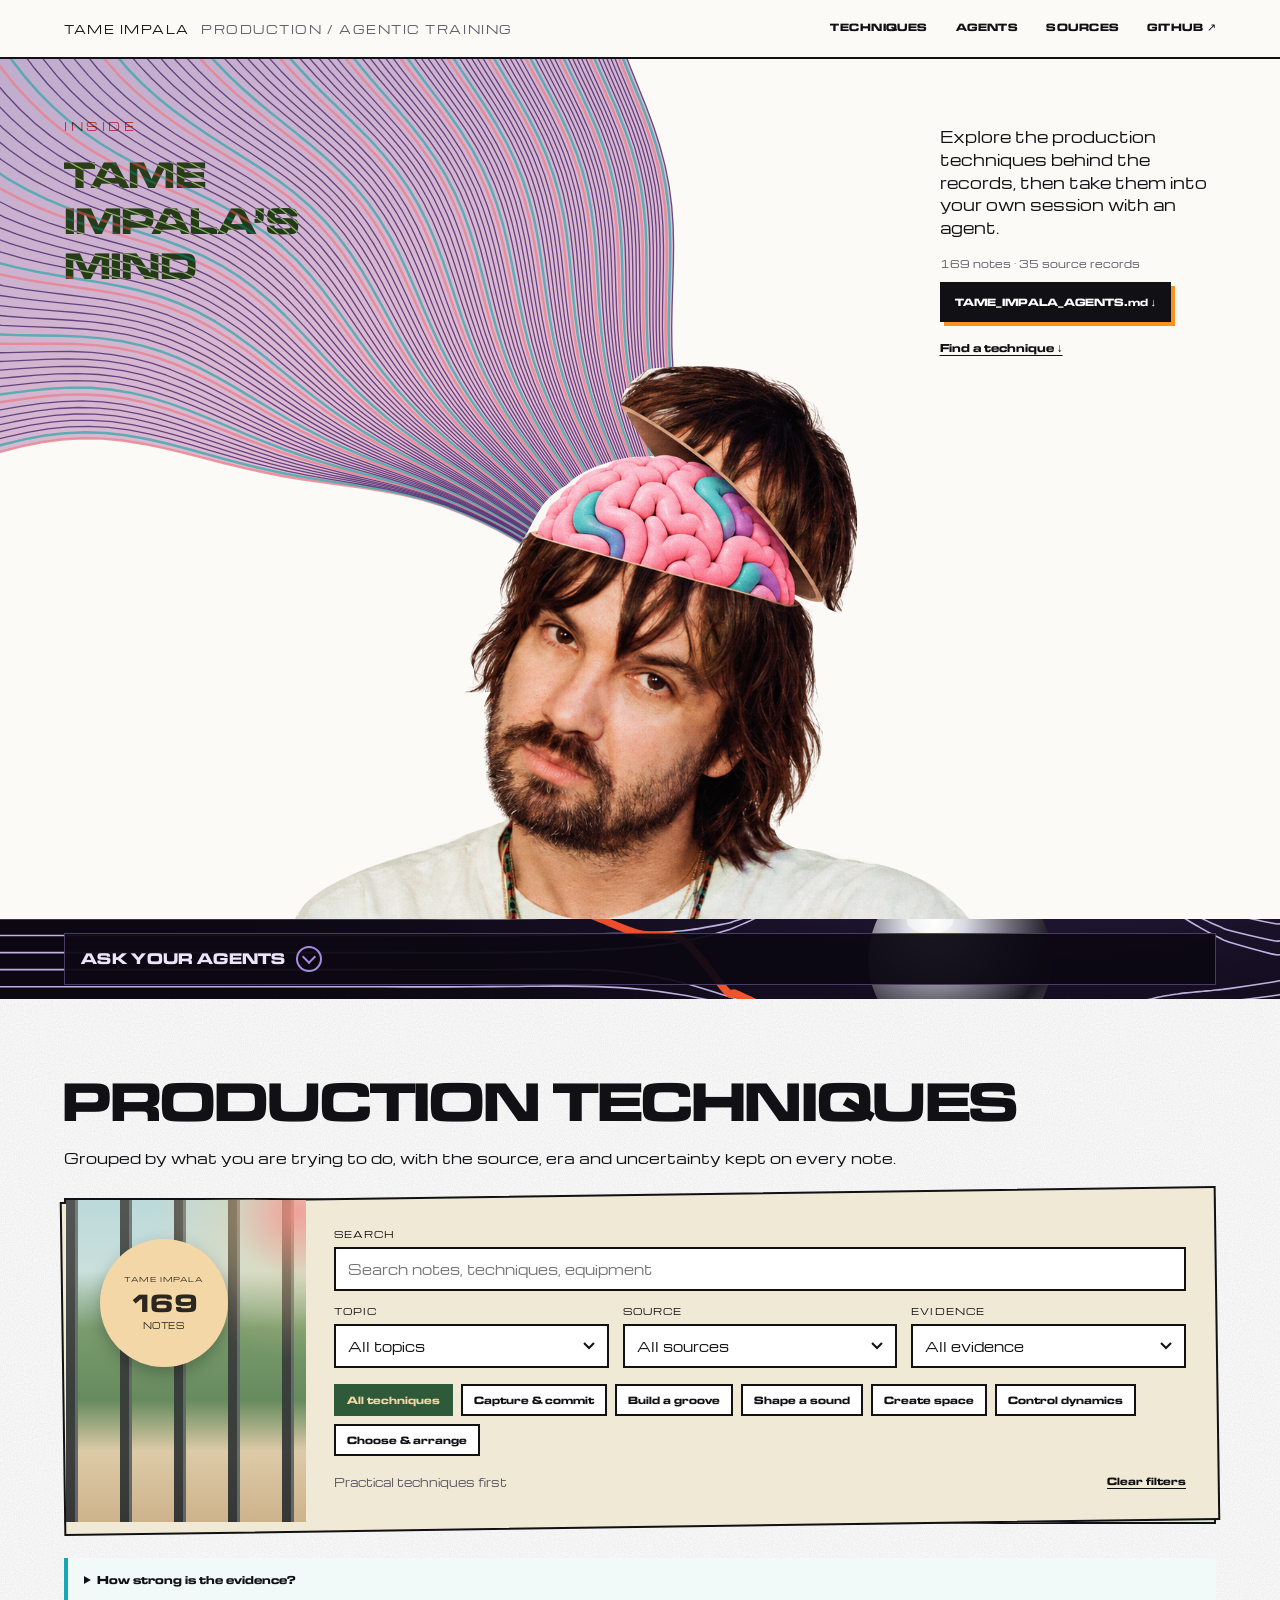
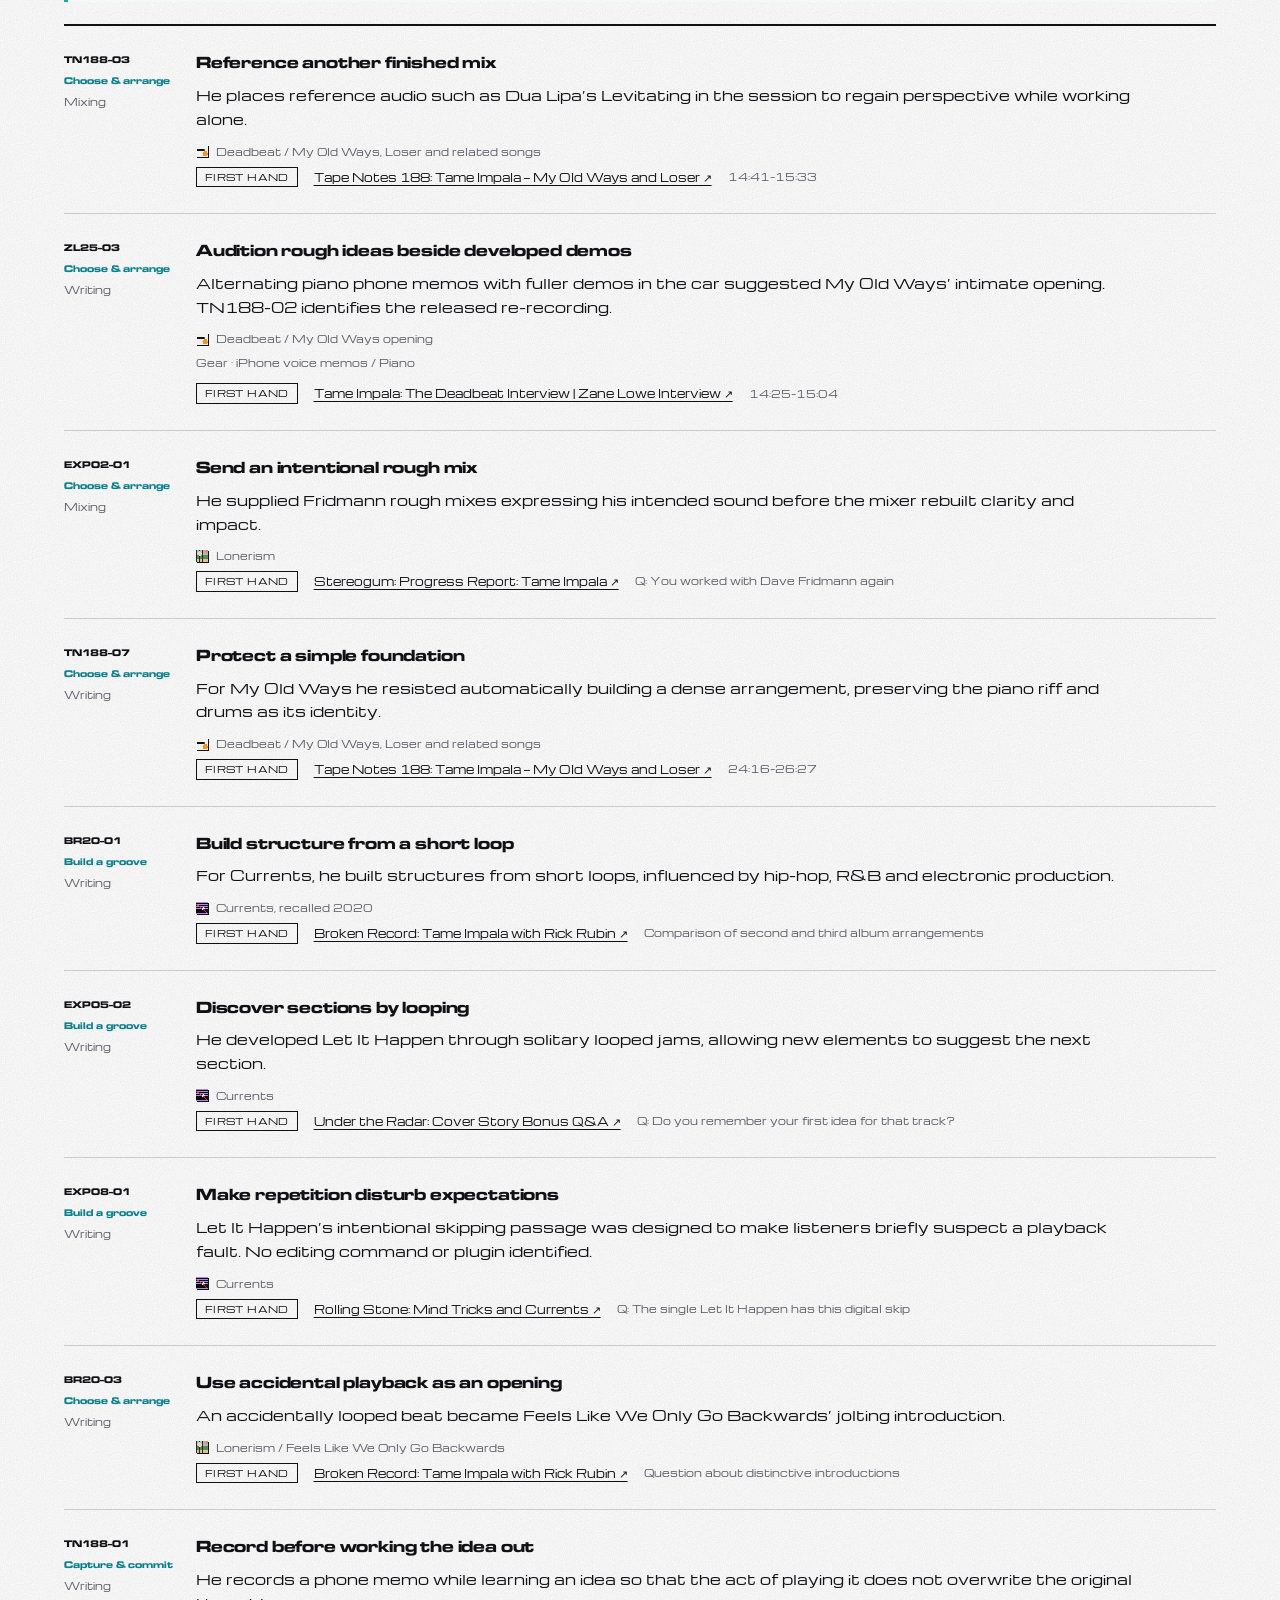
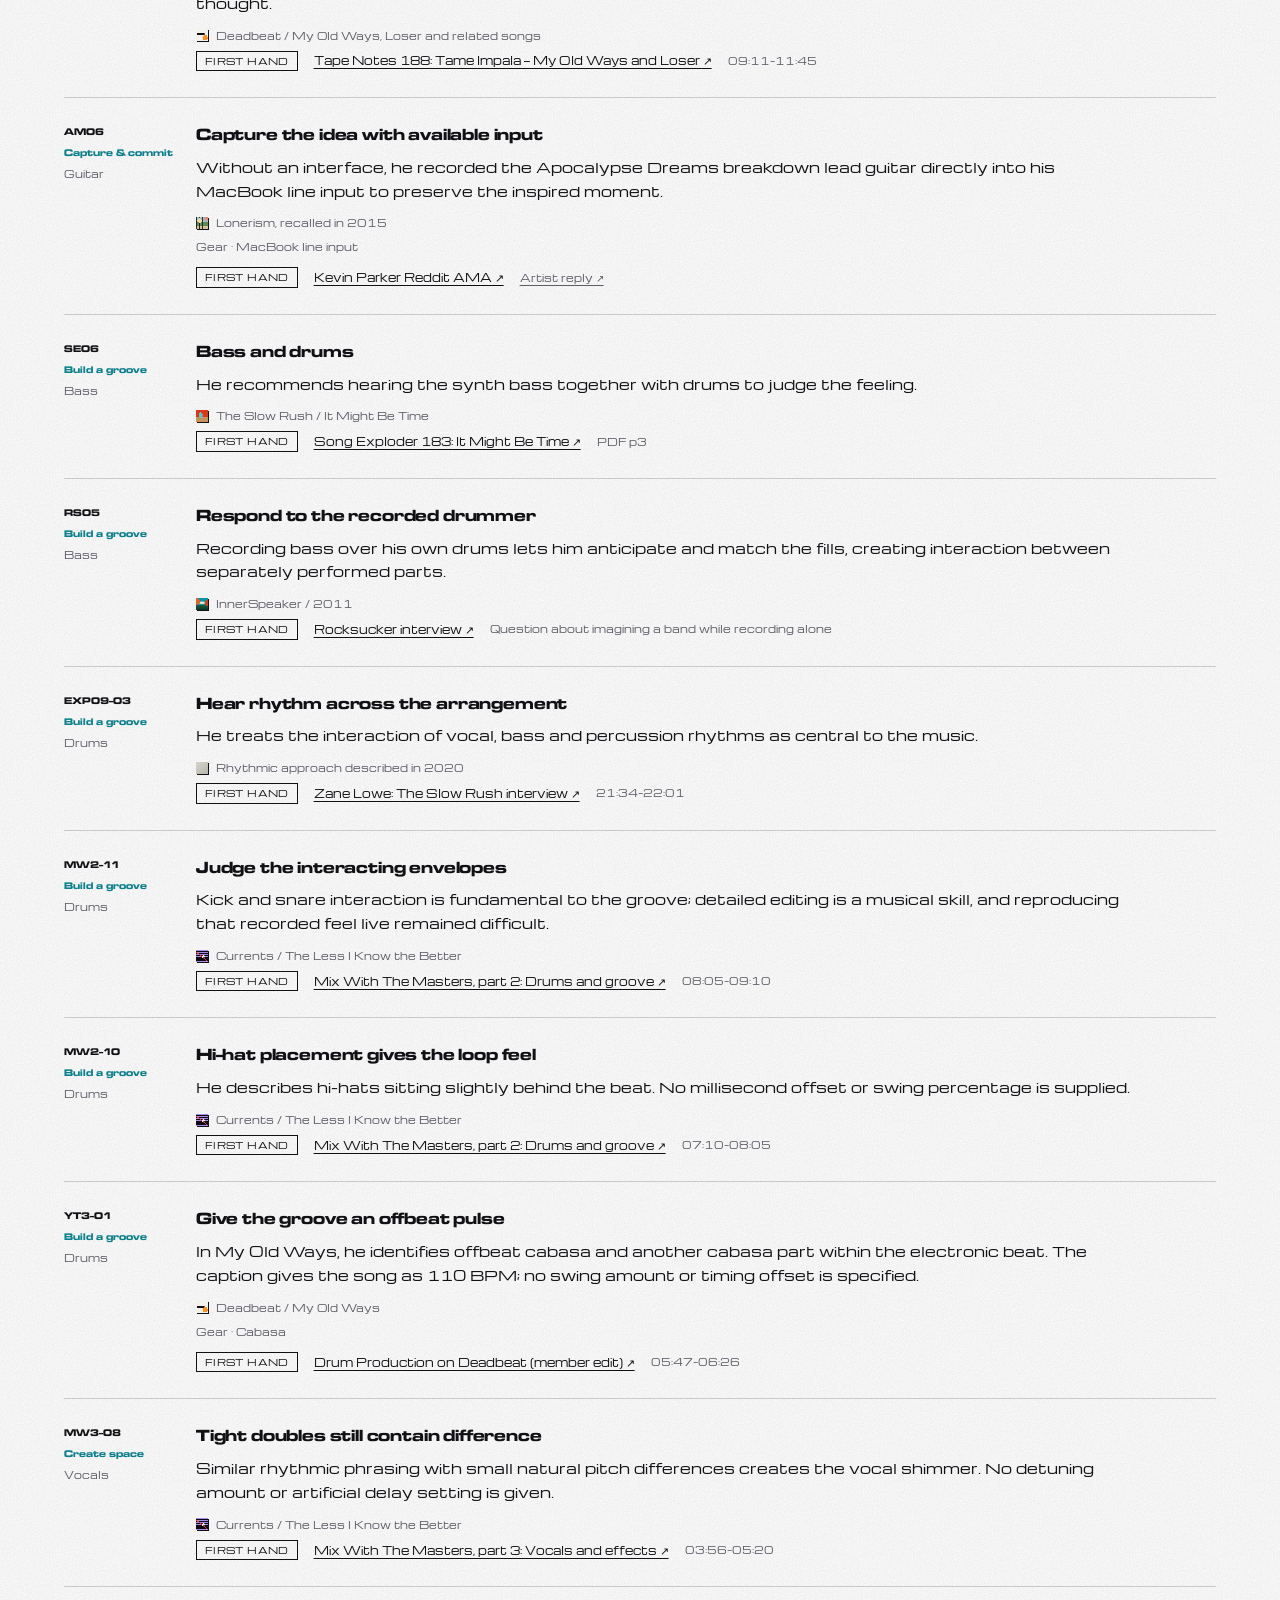
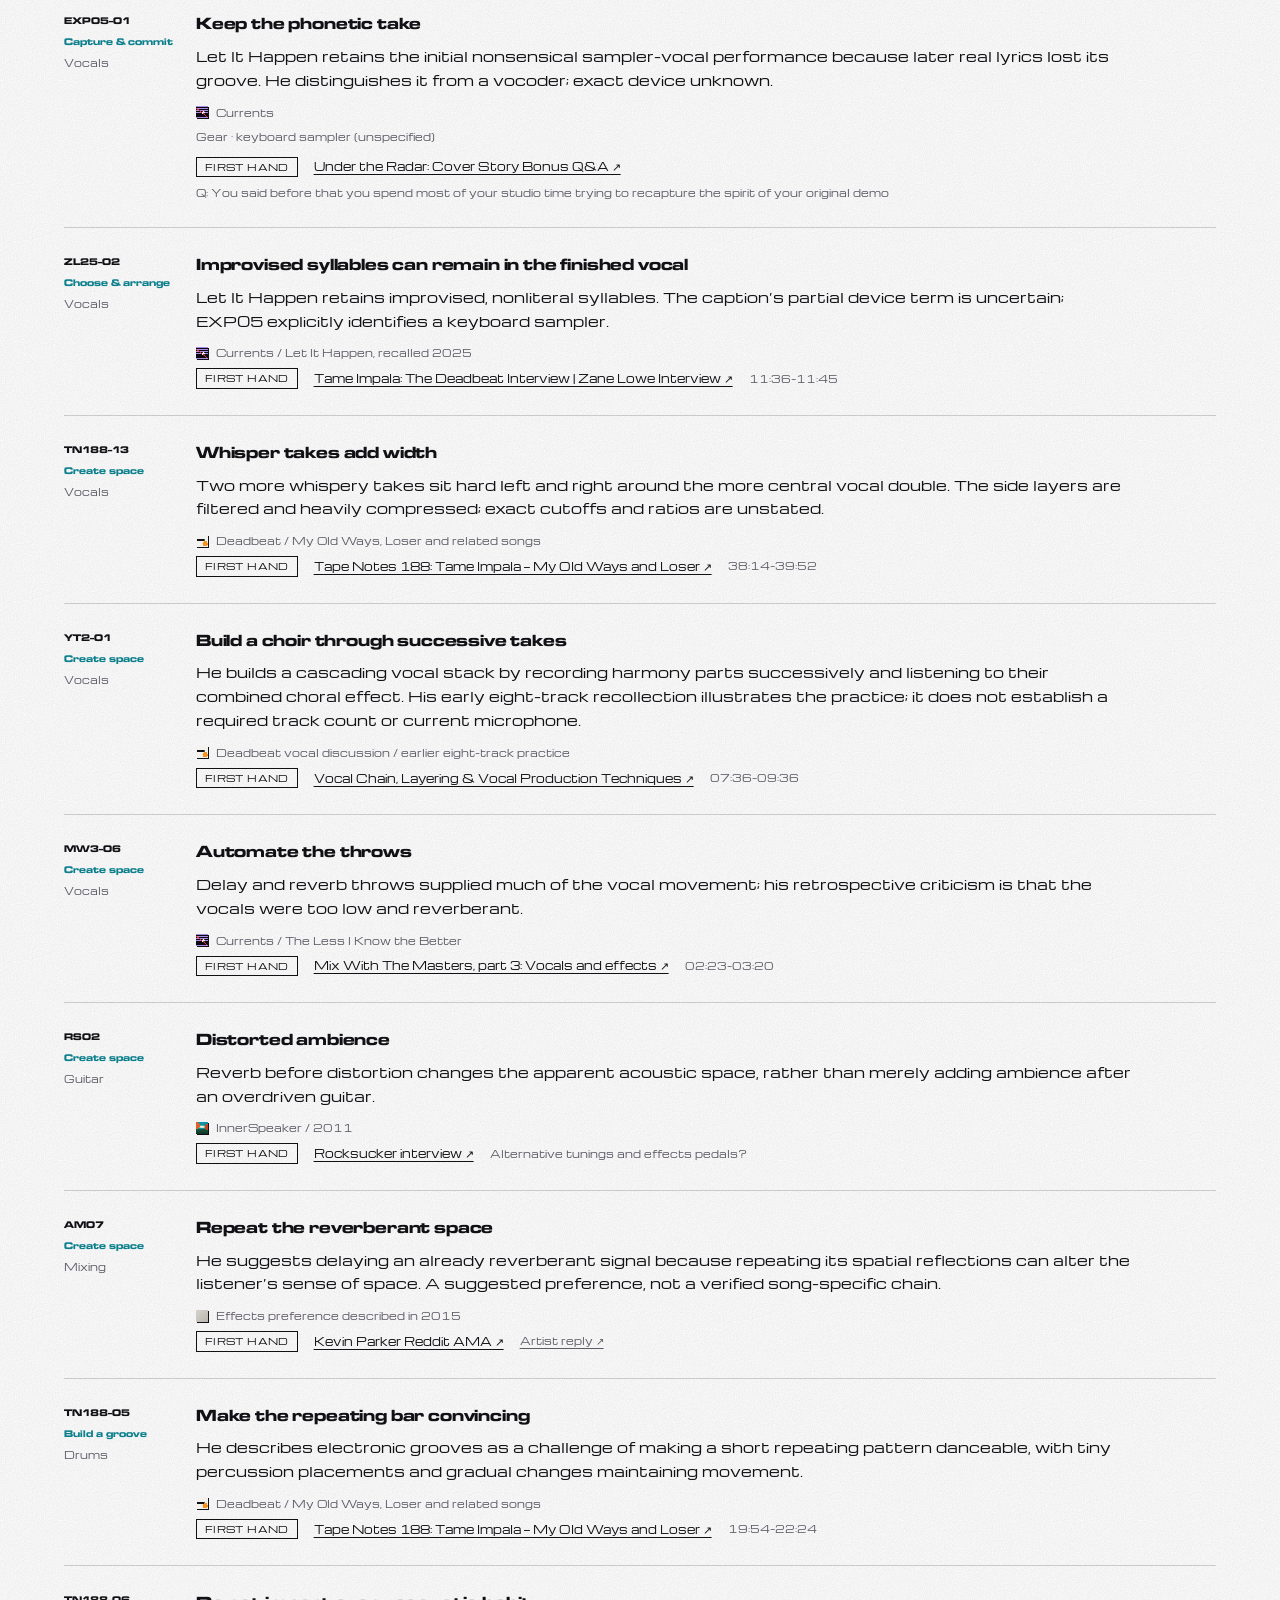
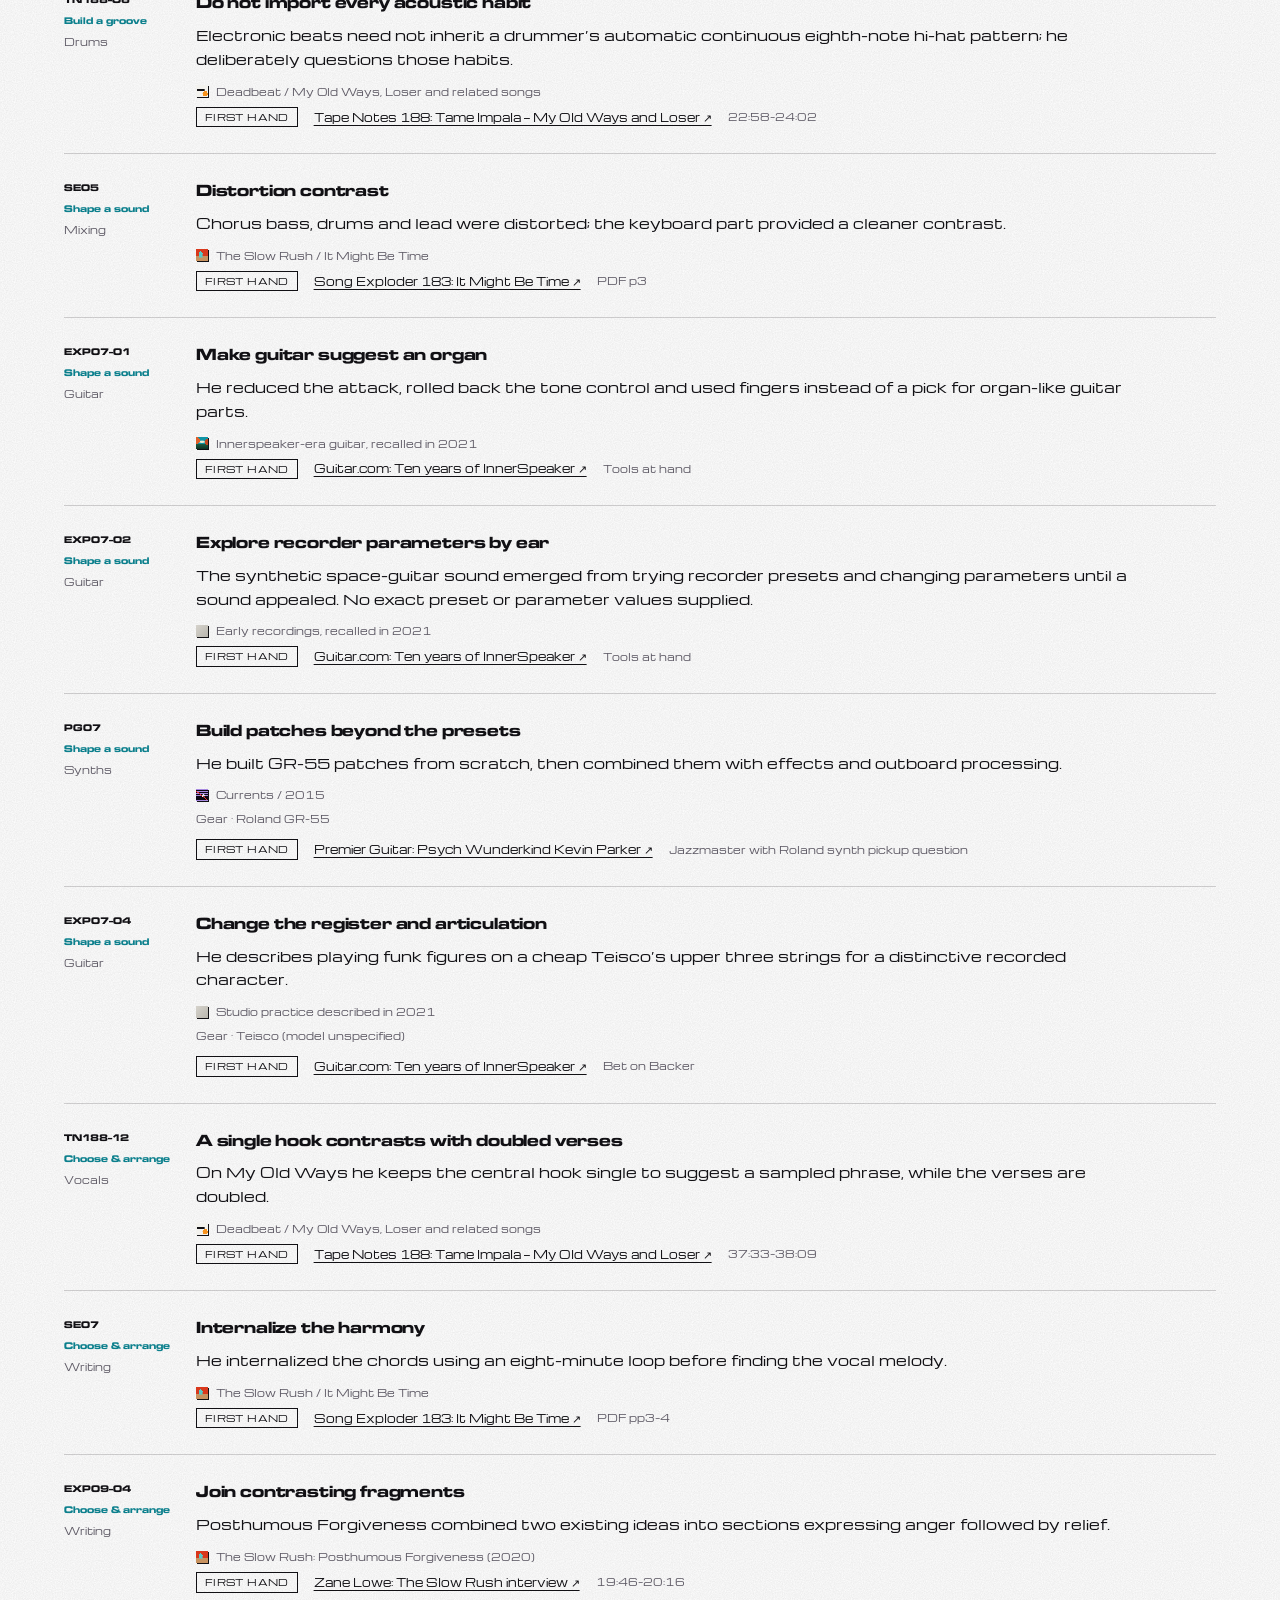
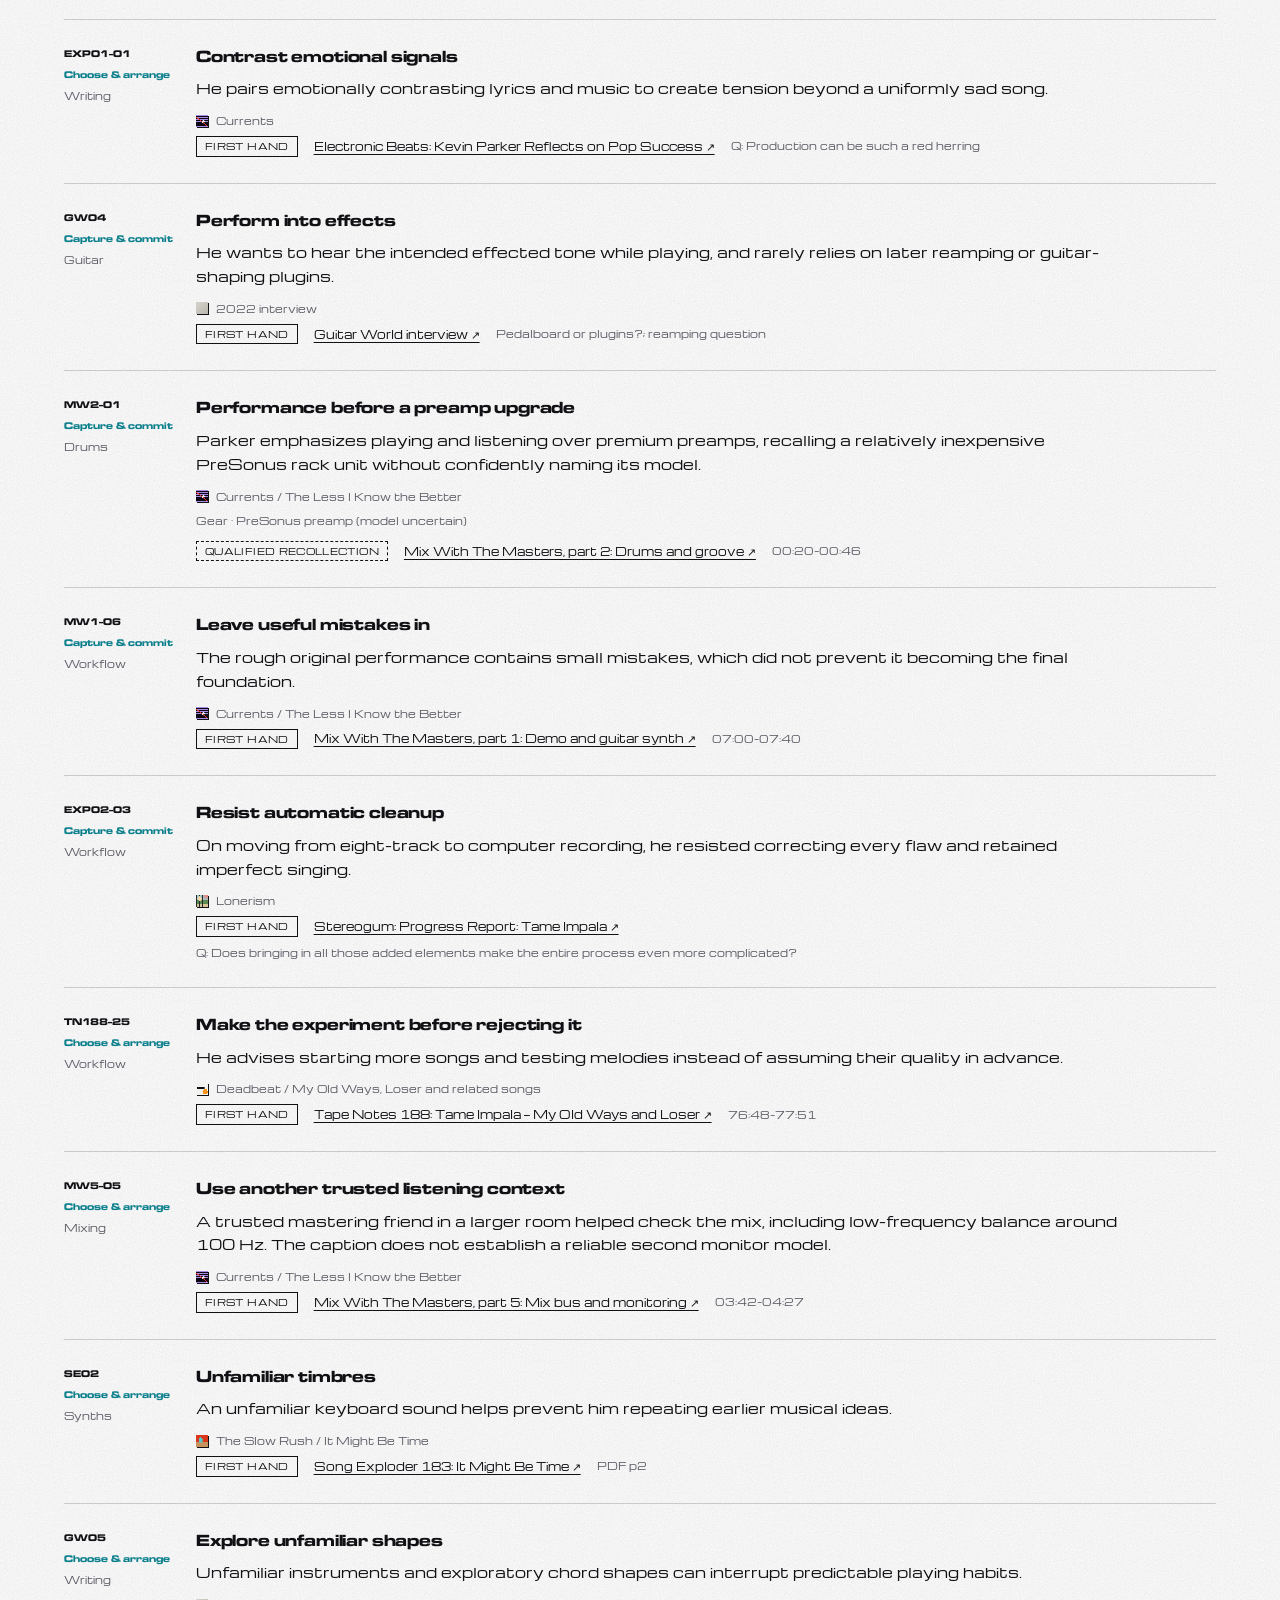
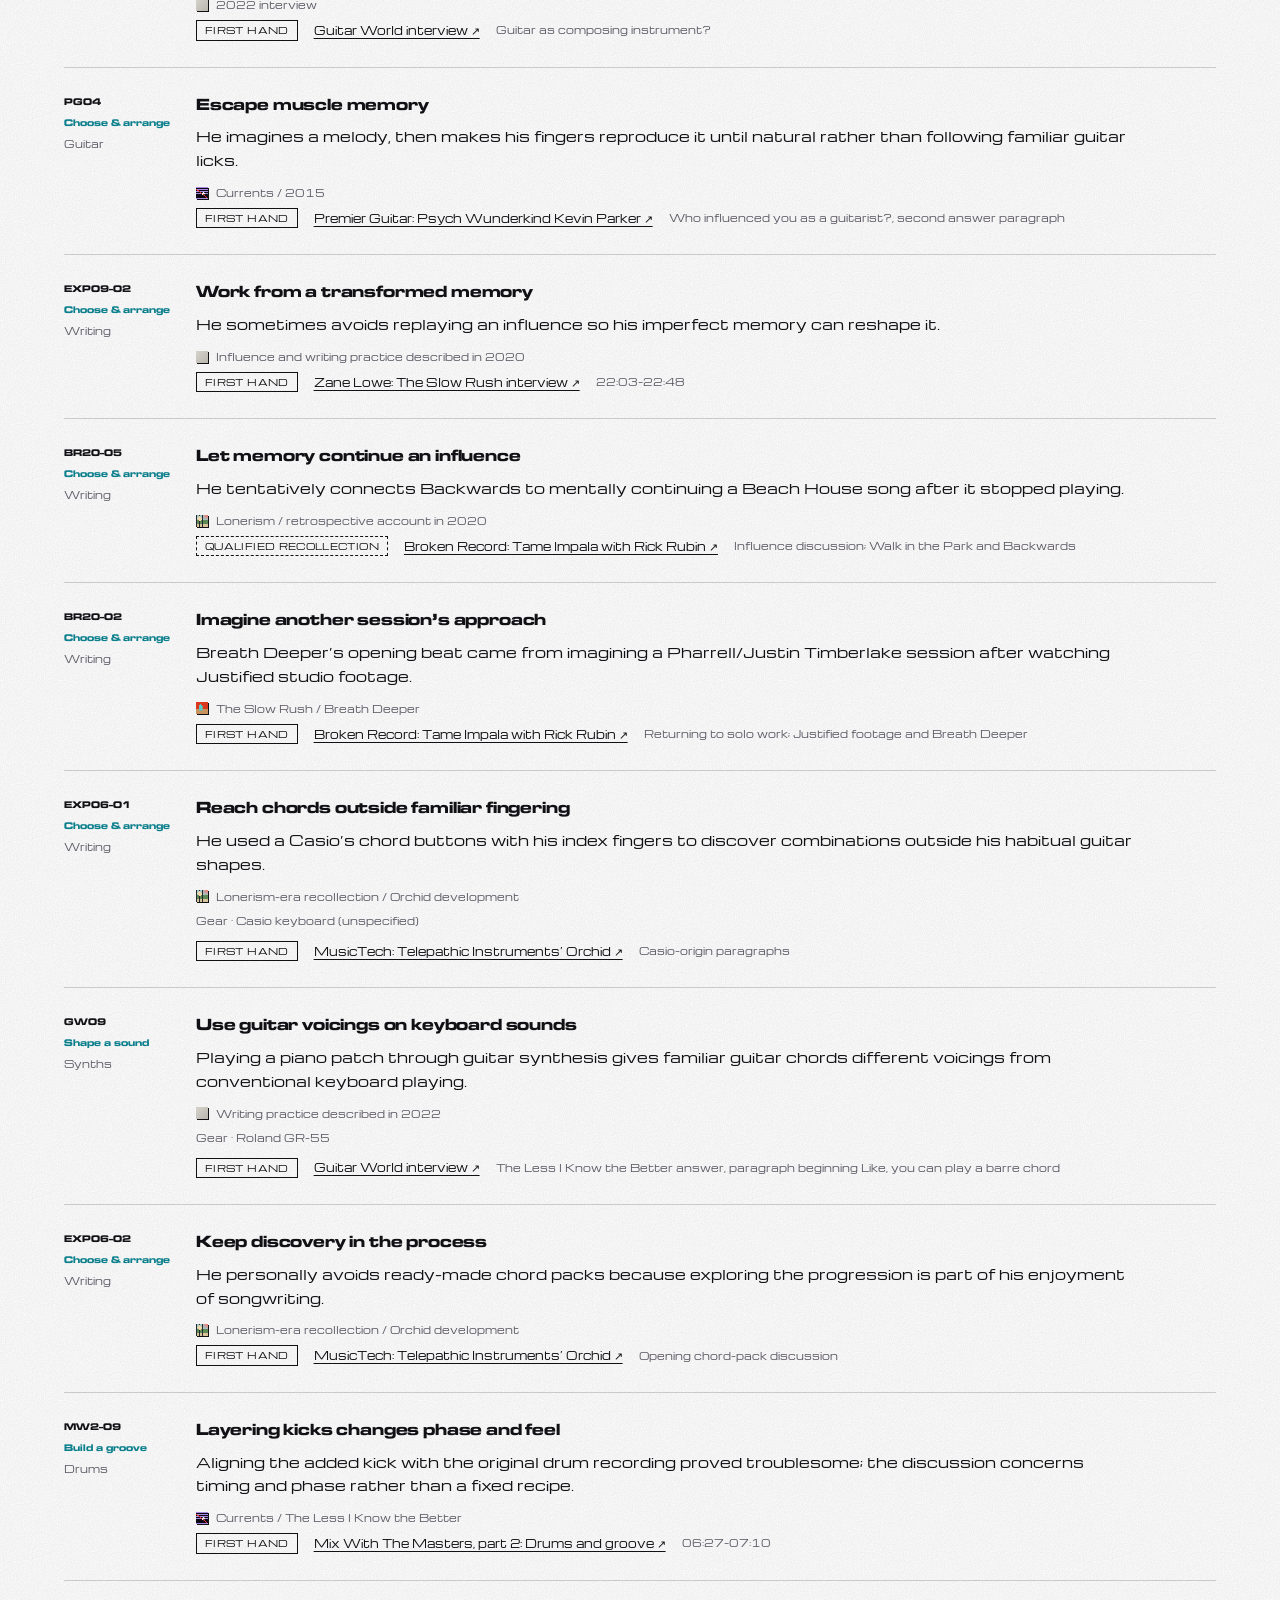
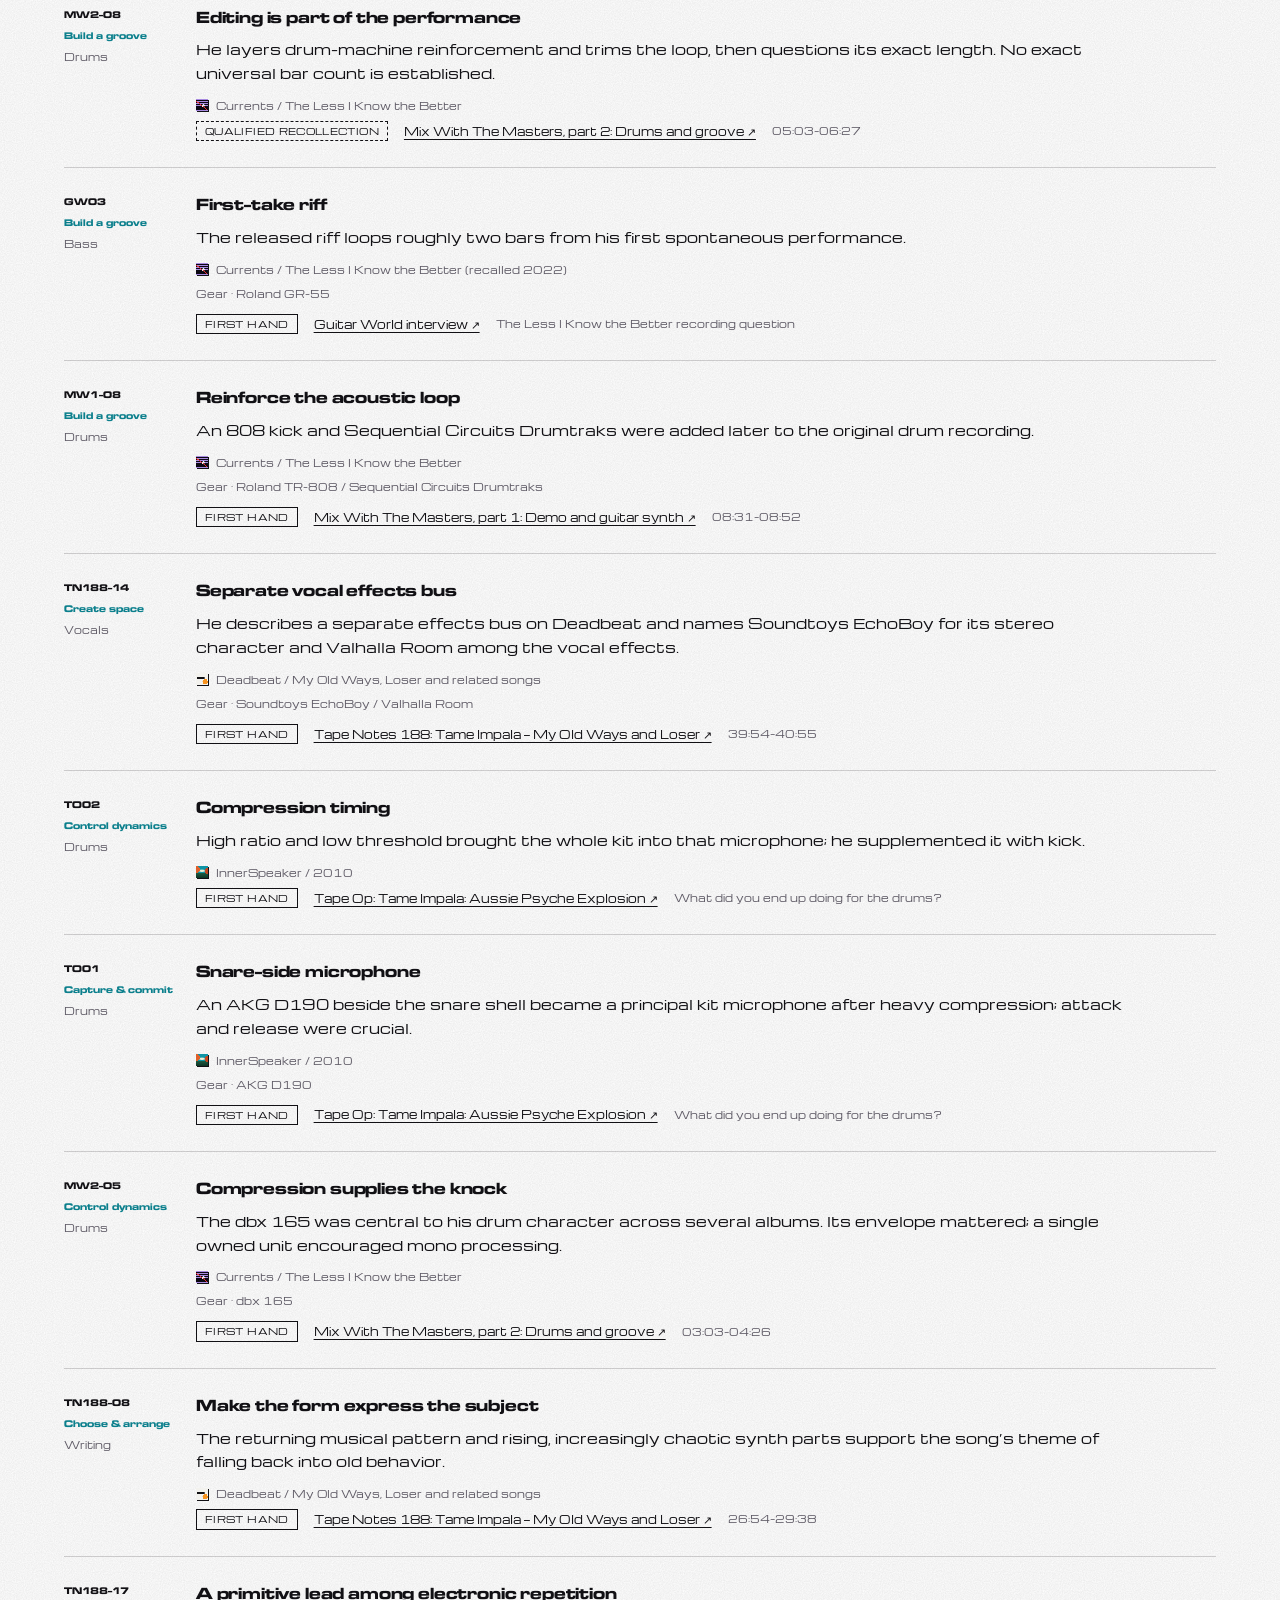
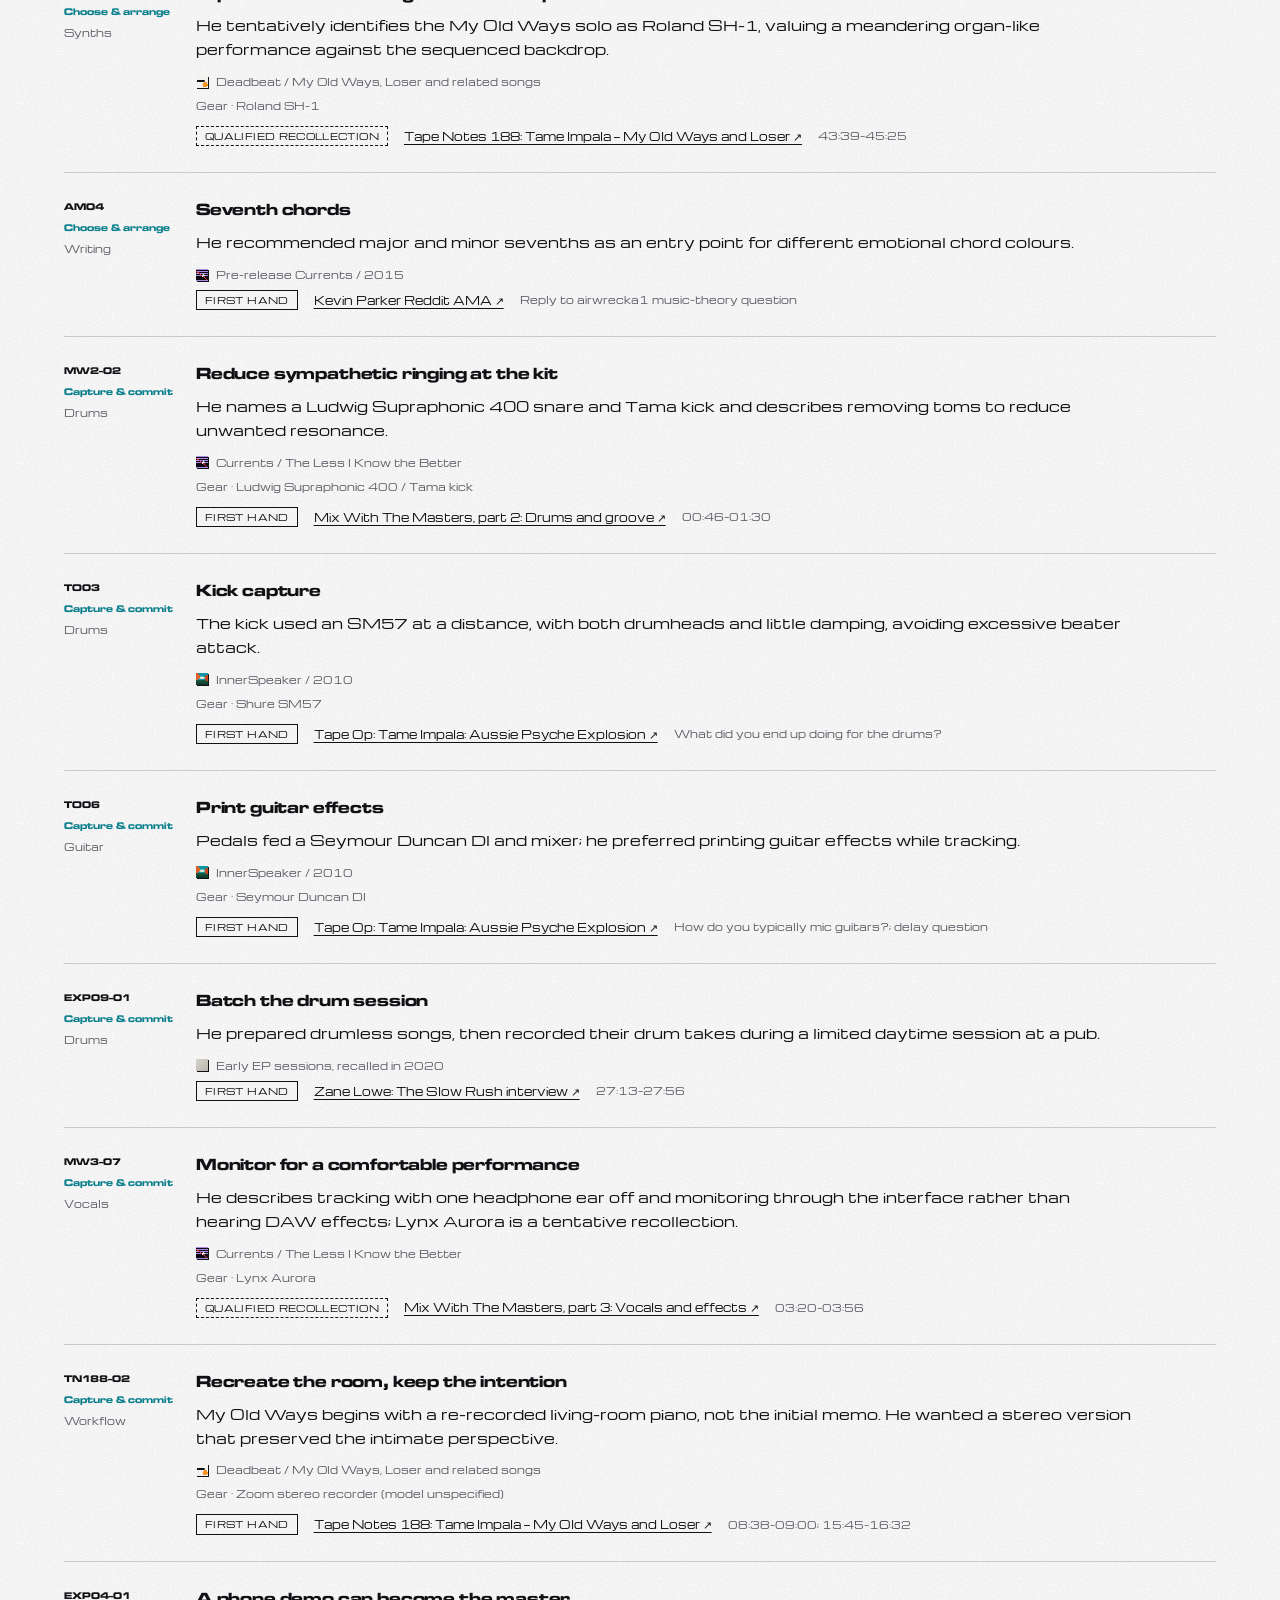
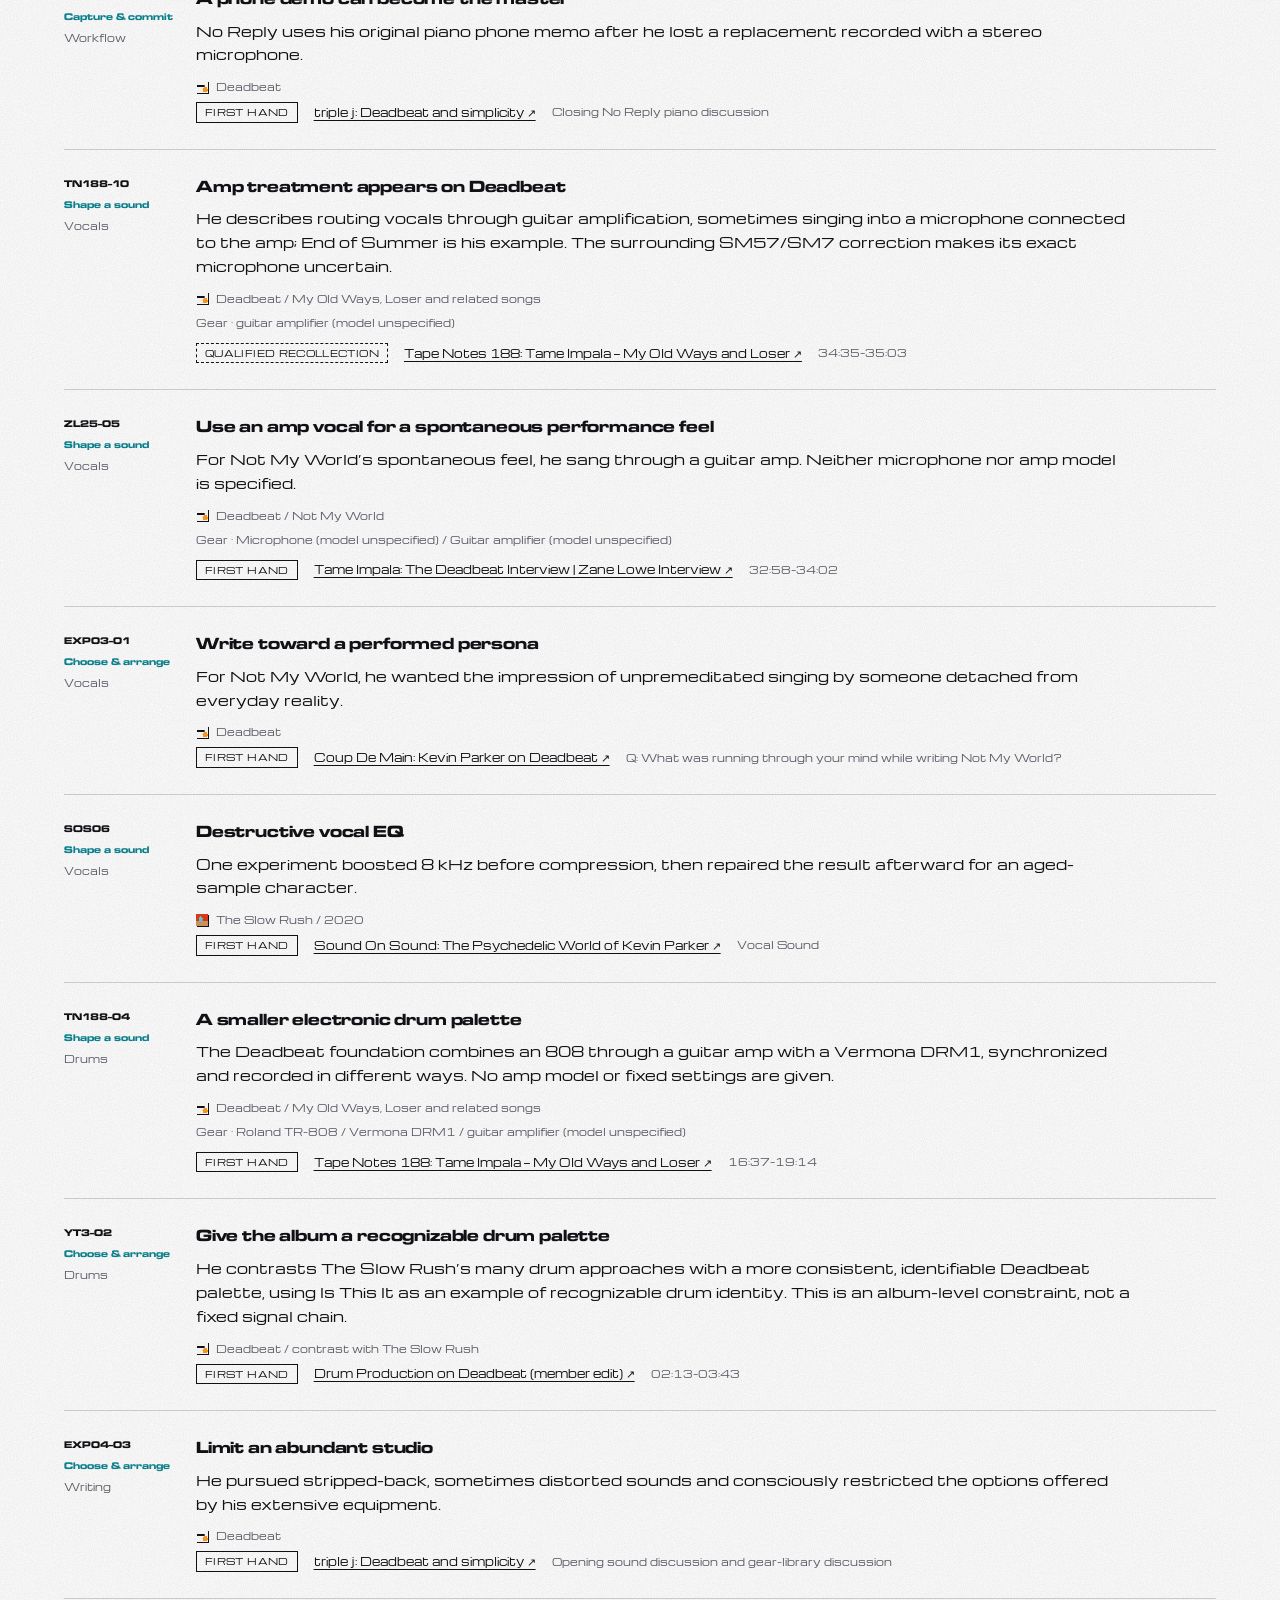
<file: docs/index.html>
<!doctype html>
<html lang="en">
<head>
<meta charset="utf-8">
<meta name="viewport" content="width=device-width,initial-scale=1">
<title>Inside Tame Impala’s Mind — Production Techniques</title>
<meta name="description" content="Explore Kevin Parker's production techniques and apply them with your agent. 169 source-linked notes, grouped by method.">
<meta name="theme-color" content="#14a9b4">
<meta property="og:title" content="Inside Tame Impala’s Mind — Production Techniques">
<meta property="og:description" content="Source-linked production techniques to use with your agent, with the uncertainty kept in.">
<meta property="og:type" content="website">
<meta property="og:image" content="https://ethansk.github.io/tame-impala-agentic-training/art/inside-kevins-mind.png?v=b6c6c64994">
<meta property="og:image:alt" content="A playful fan collage of Kevin Parker with a colourful brain cutaway.">
<meta property="og:url" content="https://ethansk.github.io/tame-impala-agentic-training/">
<link rel="canonical" href="https://ethansk.github.io/tame-impala-agentic-training/">
<link rel="icon" href="favicon.png?v=eea80c308b" type="image/png" sizes="64x64">
<link rel="stylesheet" href="style.css?v=be0ac77d69">
<script src="app.js?v=cf365e1903" defer></script>
<script src="waves.js?v=5f8a6e27b7" defer></script>
</head>
<body>
<a class="skip" href="#reference">Skip to production techniques</a>
<header class="masthead">
  <a class="wordmark" href="./">Tame Impala <span>Production / Agentic training</span></a>
  <nav aria-label="Main navigation"><a href="#reference">Techniques</a><a href="#agents">Agents</a><a href="#sources">Sources</a><a href="https://github.com/EthanSK/tame-impala-agentic-training">GitHub ↗</a></nav>
</header>
<main>
<section class="mind-hero" aria-labelledby="title">
  <div class="mind-layout">
    <h1 id="title" class="mind-title"><span class="mind-overline">Inside</span>Tame Impala’s <em>mind</em></h1>
    <div class="mind-copy">
      <p class="mind-summary">Explore the production techniques behind the records, then take them into your own session with an agent.</p>
      <p class="mind-count">169 notes · 35 source records</p>
      <div class="mind-actions"><a class="primary" href="TAME_IMPALA_AGENTS.md" download aria-label="Download TAME_IMPALA_AGENTS.md">TAME_IMPALA_AGENTS.md ↓</a><a class="secondary" href="#reference">Find a technique ↓</a></div>
    </div>
  </div>
  <div class="mind-scene"><svg class="mind-lines" xmlns="http://www.w3.org/2000/svg" viewBox="0 0 1942 3000" aria-hidden="true" focusable="false"><defs><linearGradient id="thought" x1="0" y1="0" x2="1" y2="1"><stop stop-color="#a88ae0"/><stop offset=".5" stop-color="#5b3a93"/><stop offset="1" stop-color="#f07ba6"/></linearGradient></defs><path class="thought" d="M845.0 2507.0 C569.9 2307.2 215.2 2420.7 -300.0 2350.0 L-10207.3 991.5 L-481.9 -9500.2 L840.0 412.0 C968.2 1373.7 947.0 2419.7 1125.0 2549.0 Z" fill="url(#thought)"/><g fill="none" stroke-linecap="round"><path class="thread" d="M845.0 2507.0 C569.9 2307.2 215.2 2420.7 -300.0 2350.0 L-10207.3 991.5" stroke="#ea828e" stroke-width="3.4"/><path class="thread" d="M847.5 2507.4 C573.2 2308.1 221.9 2411.5 -290.0 2333.0 L-10174.5 817.7" stroke="#43a8ad" stroke-width="3.4"/><path class="thread" d="M849.9 2507.7 C576.5 2309.1 228.5 2402.3 -280.0 2316.0 L-10139.1 643.0" stroke="#4b286d" stroke-width="1.8"/><path class="thread" d="M852.4 2508.1 C579.9 2310.1 235.1 2393.1 -270.0 2299.0 L-10100.8 467.4" stroke="#4b286d" stroke-width="1.8"/><path class="thread" d="M854.8 2508.5 C583.2 2311.1 241.7 2383.9 -260.0 2282.0 L-10059.8 291.2" stroke="#4b286d" stroke-width="1.8"/><path class="thread" d="M857.3 2508.8 C586.5 2312.1 248.3 2374.7 -250.0 2265.0 L-10016.0 114.4" stroke="#4b286d" stroke-width="1.8"/><path class="thread" d="M859.7 2509.2 C589.8 2313.1 254.9 2365.5 -240.0 2248.0 L-9969.3 -62.9" stroke="#4b286d" stroke-width="1.8"/><path class="thread" d="M862.2 2509.6 C593.1 2314.1 261.5 2356.4 -230.0 2231.0 L-9919.8 -240.5" stroke="#ea828e" stroke-width="3.4"/><path class="thread" d="M864.6 2509.9 C596.4 2315.1 268.1 2347.2 -220.0 2214.0 L-9867.3 -418.3" stroke="#43a8ad" stroke-width="3.4"/><path class="thread" d="M867.1 2510.3 C599.7 2316.0 274.7 2338.0 -210.0 2197.0 L-9812.0 -596.1" stroke="#4b286d" stroke-width="1.8"/><path class="thread" d="M869.6 2510.7 C603.0 2317.0 281.3 2328.8 -200.0 2180.0 L-9753.8 -773.8" stroke="#4b286d" stroke-width="1.8"/><path class="thread" d="M872.0 2511.1 C606.3 2318.0 287.9 2319.6 -190.0 2163.0 L-9692.7 -951.3" stroke="#4b286d" stroke-width="1.8"/><path class="thread" d="M874.5 2511.4 C609.6 2319.0 294.5 2310.4 -180.0 2146.0 L-9628.7 -1128.4" stroke="#4b286d" stroke-width="1.8"/><path class="thread" d="M876.9 2511.8 C612.9 2320.0 301.1 2301.3 -170.0 2129.0 L-9561.9 -1305.0" stroke="#4b286d" stroke-width="1.8"/><path class="thread" d="M879.4 2512.2 C616.2 2321.0 307.7 2292.1 -160.0 2112.0 L-9492.3 -1480.9" stroke="#ea828e" stroke-width="3.4"/><path class="thread" d="M881.8 2512.5 C619.6 2322.0 314.3 2282.9 -150.0 2095.0 L-9419.9 -1656.0" stroke="#43a8ad" stroke-width="3.4"/><path class="thread" d="M884.3 2512.9 C622.9 2322.9 320.9 2273.7 -140.0 2078.0 L-9344.7 -1830.1" stroke="#4b286d" stroke-width="1.8"/><path class="thread" d="M886.8 2513.3 C626.2 2323.9 327.5 2264.5 -130.0 2061.0 L-9266.9 -2003.2" stroke="#4b286d" stroke-width="1.8"/><path class="thread" d="M889.2 2513.6 C629.5 2324.9 334.1 2255.3 -120.0 2044.0 L-9186.4 -2175.0" stroke="#4b286d" stroke-width="1.8"/><path class="thread" d="M891.7 2514.0 C632.8 2325.9 340.8 2246.2 -110.0 2027.0 L-9103.4 -2345.5" stroke="#4b286d" stroke-width="1.8"/><path class="thread" d="M894.1 2514.4 C636.1 2326.9 347.4 2237.0 -100.0 2010.0 L-9017.9 -2514.5" stroke="#4b286d" stroke-width="1.8"/><path class="thread" d="M896.6 2514.7 C639.4 2327.9 354.0 2227.8 -90.0 1993.0 L-8930.0 -2681.9" stroke="#ea828e" stroke-width="3.4"/><path class="thread" d="M899.0 2515.1 C642.7 2328.9 360.6 2218.6 -80.0 1976.0 L-8839.8 -2847.6" stroke="#43a8ad" stroke-width="3.4"/><path class="thread" d="M901.5 2515.5 C646.0 2329.9 367.2 2209.4 -70.0 1959.0 L-8747.3 -3011.4" stroke="#4b286d" stroke-width="1.8"/><path class="thread" d="M903.9 2515.8 C649.3 2330.8 373.8 2200.2 -60.0 1942.0 L-8652.7 -3173.3" stroke="#4b286d" stroke-width="1.8"/><path class="thread" d="M906.4 2516.2 C652.6 2331.8 380.4 2191.0 -50.0 1925.0 L-8556.0 -3333.1" stroke="#4b286d" stroke-width="1.8"/><path class="thread" d="M908.9 2516.6 C655.9 2332.8 387.0 2181.9 -40.0 1908.0 L-8457.4 -3490.8" stroke="#4b286d" stroke-width="1.8"/><path class="thread" d="M911.3 2516.9 C659.2 2333.8 393.6 2172.7 -30.0 1891.0 L-8357.0 -3646.2" stroke="#4b286d" stroke-width="1.8"/><path class="thread" d="M913.8 2517.3 C662.6 2334.8 400.2 2163.5 -20.0 1874.0 L-8254.9 -3799.4" stroke="#ea828e" stroke-width="3.4"/><path class="thread" d="M916.2 2517.7 C665.9 2335.8 406.8 2154.3 -10.0 1857.0 L-8151.1 -3950.1" stroke="#43a8ad" stroke-width="3.4"/><path class="thread" d="M918.7 2518.1 C669.2 2336.8 413.4 2145.1 0.0 1840.0 L-8045.8 -4098.4" stroke="#4b286d" stroke-width="1.8"/><path class="thread" d="M921.1 2518.4 C672.5 2337.8 420.0 2135.9 10.0 1823.0 L-7939.2 -4244.2" stroke="#4b286d" stroke-width="1.8"/><path class="thread" d="M923.6 2518.8 C675.8 2338.7 426.6 2126.8 20.0 1806.0 L-7831.3 -4387.4" stroke="#4b286d" stroke-width="1.8"/><path class="thread" d="M926.1 2519.2 C679.1 2339.7 433.2 2117.6 30.0 1789.0 L-7722.2 -4527.9" stroke="#4b286d" stroke-width="1.8"/><path class="thread" d="M928.5 2519.5 C682.4 2340.7 439.8 2108.4 40.0 1772.0 L-7612.0 -4665.9" stroke="#4b286d" stroke-width="1.8"/><path class="thread" d="M931.0 2519.9 C685.7 2341.7 446.4 2099.2 50.0 1755.0 L-7501.0 -4801.1" stroke="#ea828e" stroke-width="3.4"/><path class="thread" d="M933.4 2520.3 C689.0 2342.7 453.0 2090.0 60.0 1738.0 L-7389.1 -4933.6" stroke="#43a8ad" stroke-width="3.4"/><path class="thread" d="M935.9 2520.6 C692.3 2343.7 459.6 2080.8 70.0 1721.0 L-7276.5 -5063.5" stroke="#4b286d" stroke-width="1.8"/><path class="thread" d="M938.3 2521.0 C695.6 2344.7 466.2 2071.7 80.0 1704.0 L-7163.3 -5190.5" stroke="#4b286d" stroke-width="1.8"/><path class="thread" d="M940.8 2521.4 C698.9 2345.7 472.9 2062.5 90.0 1687.0 L-7049.6 -5314.8" stroke="#4b286d" stroke-width="1.8"/><path class="thread" d="M943.2 2521.7 C702.2 2346.6 479.5 2053.3 100.0 1670.0 L-6935.6 -5436.4" stroke="#4b286d" stroke-width="1.8"/><path class="thread" d="M945.7 2522.1 C705.6 2347.6 486.1 2044.1 110.0 1653.0 L-6821.2 -5555.2" stroke="#4b286d" stroke-width="1.8"/><path class="thread" d="M948.2 2522.5 C708.9 2348.6 492.7 2034.9 120.0 1636.0 L-6706.6 -5671.3" stroke="#ea828e" stroke-width="3.4"/><path class="thread" d="M950.6 2522.8 C712.2 2349.6 499.3 2025.7 130.0 1619.0 L-6592.0 -5784.7" stroke="#43a8ad" stroke-width="3.4"/><path class="thread" d="M953.1 2523.2 C715.5 2350.6 505.9 2016.5 140.0 1602.0 L-6477.3 -5895.4" stroke="#4b286d" stroke-width="1.8"/><path class="thread" d="M955.5 2523.6 C718.8 2351.6 512.5 2007.4 150.0 1585.0 L-6362.7 -6003.4" stroke="#4b286d" stroke-width="1.8"/><path class="thread" d="M958.0 2523.9 C722.1 2352.6 519.1 1998.2 160.0 1568.0 L-6248.3 -6108.8" stroke="#4b286d" stroke-width="1.8"/><path class="thread" d="M960.4 2524.3 C725.4 2353.5 525.7 1989.0 170.0 1551.0 L-6134.1 -6211.6" stroke="#4b286d" stroke-width="1.8"/><path class="thread" d="M962.9 2524.7 C728.7 2354.5 532.3 1979.8 180.0 1534.0 L-6020.2 -6311.8" stroke="#4b286d" stroke-width="1.8"/><path class="thread" d="M965.4 2525.1 C732.0 2355.5 538.9 1970.6 190.0 1517.0 L-5906.7 -6409.5" stroke="#ea828e" stroke-width="3.4"/><path class="thread" d="M967.8 2525.4 C735.3 2356.5 545.5 1961.4 200.0 1500.0 L-5793.7 -6504.7" stroke="#43a8ad" stroke-width="3.4"/><path class="thread" d="M970.3 2525.8 C738.6 2357.5 552.1 1952.3 210.0 1483.0 L-5681.2 -6597.5" stroke="#4b286d" stroke-width="1.8"/><path class="thread" d="M972.7 2526.2 C741.9 2358.5 558.7 1943.1 220.0 1466.0 L-5569.3 -6687.8" stroke="#4b286d" stroke-width="1.8"/><path class="thread" d="M975.2 2526.5 C745.2 2359.5 565.3 1933.9 230.0 1449.0 L-5457.9 -6775.8" stroke="#4b286d" stroke-width="1.8"/><path class="thread" d="M977.6 2526.9 C748.6 2360.5 571.9 1924.7 240.0 1432.0 L-5347.3 -6861.5" stroke="#4b286d" stroke-width="1.8"/><path class="thread" d="M980.1 2527.3 C751.9 2361.4 578.5 1915.5 250.0 1415.0 L-5237.4 -6944.9" stroke="#4b286d" stroke-width="1.8"/><path class="thread" d="M982.5 2527.6 C755.2 2362.4 585.1 1906.3 260.0 1398.0 L-5128.3 -7026.1" stroke="#ea828e" stroke-width="3.4"/><path class="thread" d="M985.0 2528.0 C758.5 2363.4 591.8 1897.2 270.0 1381.0 L-5020.0 -7105.2" stroke="#43a8ad" stroke-width="3.4"/><path class="thread" d="M987.5 2528.4 C761.8 2364.4 598.4 1888.0 280.0 1364.0 L-4912.6 -7182.2" stroke="#4b286d" stroke-width="1.8"/><path class="thread" d="M989.9 2528.7 C765.1 2365.4 605.0 1878.8 290.0 1347.0 L-4806.0 -7257.1" stroke="#4b286d" stroke-width="1.8"/><path class="thread" d="M992.4 2529.1 C768.4 2366.4 611.6 1869.6 300.0 1330.0 L-4700.4 -7330.1" stroke="#4b286d" stroke-width="1.8"/><path class="thread" d="M994.8 2529.5 C771.7 2367.4 618.2 1860.4 310.0 1313.0 L-4595.6 -7401.0" stroke="#4b286d" stroke-width="1.8"/><path class="thread" d="M997.3 2529.8 C775.0 2368.4 624.8 1851.2 320.0 1296.0 L-4491.9 -7470.2" stroke="#4b286d" stroke-width="1.8"/><path class="thread" d="M999.7 2530.2 C778.3 2369.3 631.4 1842.0 330.0 1279.0 L-4389.2 -7537.4" stroke="#ea828e" stroke-width="3.4"/><path class="thread" d="M1002.2 2530.6 C781.6 2370.3 638.0 1832.9 340.0 1262.0 L-4287.4 -7602.9" stroke="#43a8ad" stroke-width="3.4"/><path class="thread" d="M1004.6 2530.9 C784.9 2371.3 644.6 1823.7 350.0 1245.0 L-4186.7 -7666.7" stroke="#4b286d" stroke-width="1.8"/><path class="thread" d="M1007.1 2531.3 C788.2 2372.3 651.2 1814.5 360.0 1228.0 L-4087.1 -7728.8" stroke="#4b286d" stroke-width="1.8"/><path class="thread" d="M1009.6 2531.7 C791.6 2373.3 657.8 1805.3 370.0 1211.0 L-3988.5 -7789.2" stroke="#4b286d" stroke-width="1.8"/><path class="thread" d="M1012.0 2532.1 C794.9 2374.3 664.4 1796.1 380.0 1194.0 L-3890.9 -7848.1" stroke="#4b286d" stroke-width="1.8"/><path class="thread" d="M1014.5 2532.4 C798.2 2375.3 671.0 1786.9 390.0 1177.0 L-3794.5 -7905.4" stroke="#4b286d" stroke-width="1.8"/><path class="thread" d="M1016.9 2532.8 C801.5 2376.3 677.6 1777.8 400.0 1160.0 L-3699.1 -7961.3" stroke="#ea828e" stroke-width="3.4"/><path class="thread" d="M1019.4 2533.2 C804.8 2377.2 684.2 1768.6 410.0 1143.0 L-3604.8 -8015.7" stroke="#43a8ad" stroke-width="3.4"/><path class="thread" d="M1021.8 2533.5 C808.1 2378.2 690.8 1759.4 420.0 1126.0 L-3511.6 -8068.7" stroke="#4b286d" stroke-width="1.8"/><path class="thread" d="M1024.3 2533.9 C811.4 2379.2 697.4 1750.2 430.0 1109.0 L-3419.4 -8120.4" stroke="#4b286d" stroke-width="1.8"/><path class="thread" d="M1026.8 2534.3 C814.7 2380.2 704.0 1741.0 440.0 1092.0 L-3328.4 -8170.8" stroke="#4b286d" stroke-width="1.8"/><path class="thread" d="M1029.2 2534.6 C818.0 2381.2 710.6 1731.8 450.0 1075.0 L-3238.4 -8219.9" stroke="#4b286d" stroke-width="1.8"/><path class="thread" d="M1031.7 2535.0 C821.3 2382.2 717.2 1722.7 460.0 1058.0 L-3149.5 -8267.8" stroke="#4b286d" stroke-width="1.8"/><path class="thread" d="M1034.1 2535.4 C824.6 2383.2 723.9 1713.5 470.0 1041.0 L-3061.7 -8314.6" stroke="#ea828e" stroke-width="3.4"/><path class="thread" d="M1036.6 2535.7 C827.9 2384.2 730.5 1704.3 480.0 1024.0 L-2975.0 -8360.2" stroke="#43a8ad" stroke-width="3.4"/><path class="thread" d="M1039.0 2536.1 C831.2 2385.1 737.1 1695.1 490.0 1007.0 L-2889.3 -8404.7" stroke="#4b286d" stroke-width="1.8"/><path class="thread" d="M1041.5 2536.5 C834.6 2386.1 743.7 1685.9 500.0 990.0 L-2804.7 -8448.2" stroke="#4b286d" stroke-width="1.8"/><path class="thread" d="M1043.9 2536.8 C837.9 2387.1 750.3 1676.7 510.0 973.0 L-2721.2 -8490.6" stroke="#4b286d" stroke-width="1.8"/><path class="thread" d="M1046.4 2537.2 C841.2 2388.1 756.9 1667.5 520.0 956.0 L-2638.7 -8532.0" stroke="#4b286d" stroke-width="1.8"/><path class="thread" d="M1048.9 2537.6 C844.5 2389.1 763.5 1658.4 530.0 939.0 L-2557.2 -8572.5" stroke="#4b286d" stroke-width="1.8"/><path class="thread" d="M1051.3 2537.9 C847.8 2390.1 770.1 1649.2 540.0 922.0 L-2476.8 -8612.1" stroke="#ea828e" stroke-width="3.4"/><path class="thread" d="M1053.8 2538.3 C851.1 2391.1 776.7 1640.0 550.0 905.0 L-2397.3 -8650.8" stroke="#43a8ad" stroke-width="3.4"/><path class="thread" d="M1056.2 2538.7 C854.4 2392.0 783.3 1630.8 560.0 888.0 L-2318.9 -8688.6" stroke="#4b286d" stroke-width="1.8"/><path class="thread" d="M1058.7 2539.1 C857.7 2393.0 789.9 1621.6 570.0 871.0 L-2241.5 -8725.6" stroke="#4b286d" stroke-width="1.8"/><path class="thread" d="M1061.1 2539.4 C861.0 2394.0 796.5 1612.4 580.0 854.0 L-2165.1 -8761.9" stroke="#4b286d" stroke-width="1.8"/><path class="thread" d="M1063.6 2539.8 C864.3 2395.0 803.1 1603.3 590.0 837.0 L-2089.6 -8797.3" stroke="#4b286d" stroke-width="1.8"/><path class="thread" d="M1066.1 2540.2 C867.6 2396.0 809.7 1594.1 600.0 820.0 L-2015.1 -8832.0" stroke="#4b286d" stroke-width="1.8"/><path class="thread" d="M1068.5 2540.5 C870.9 2397.0 816.3 1584.9 610.0 803.0 L-1941.5 -8866.0" stroke="#ea828e" stroke-width="3.4"/><path class="thread" d="M1071.0 2540.9 C874.2 2398.0 822.9 1575.7 620.0 786.0 L-1868.9 -8899.3" stroke="#43a8ad" stroke-width="3.4"/><path class="thread" d="M1073.4 2541.3 C877.6 2399.0 829.5 1566.5 630.0 769.0 L-1797.2 -8932.0" stroke="#4b286d" stroke-width="1.8"/><path class="thread" d="M1075.9 2541.6 C880.9 2399.9 836.1 1557.3 640.0 752.0 L-1726.4 -8964.0" stroke="#4b286d" stroke-width="1.8"/><path class="thread" d="M1078.3 2542.0 C884.2 2400.9 842.8 1548.2 650.0 735.0 L-1656.5 -8995.4" stroke="#4b286d" stroke-width="1.8"/><path class="thread" d="M1080.8 2542.4 C887.5 2401.9 849.4 1539.0 660.0 718.0 L-1587.5 -9026.2" stroke="#4b286d" stroke-width="1.8"/><path class="thread" d="M1083.2 2542.7 C890.8 2402.9 856.0 1529.8 670.0 701.0 L-1519.3 -9056.4" stroke="#4b286d" stroke-width="1.8"/><path class="thread" d="M1085.7 2543.1 C894.1 2403.9 862.6 1520.6 680.0 684.0 L-1452.1 -9086.1" stroke="#ea828e" stroke-width="3.4"/><path class="thread" d="M1088.2 2543.5 C897.4 2404.9 869.2 1511.4 690.0 667.0 L-1385.6 -9115.2" stroke="#43a8ad" stroke-width="3.4"/><path class="thread" d="M1090.6 2543.8 C900.7 2405.9 875.8 1502.2 700.0 650.0 L-1320.0 -9143.8" stroke="#4b286d" stroke-width="1.8"/><path class="thread" d="M1093.1 2544.2 C904.0 2406.9 882.4 1493.0 710.0 633.0 L-1255.2 -9172.0" stroke="#4b286d" stroke-width="1.8"/><path class="thread" d="M1095.5 2544.6 C907.3 2407.8 889.0 1483.9 720.0 616.0 L-1191.3 -9199.7" stroke="#4b286d" stroke-width="1.8"/><path class="thread" d="M1098.0 2544.9 C910.6 2408.8 895.6 1474.7 730.0 599.0 L-1128.1 -9226.9" stroke="#4b286d" stroke-width="1.8"/><path class="thread" d="M1100.4 2545.3 C913.9 2409.8 902.2 1465.5 740.0 582.0 L-1065.7 -9253.6" stroke="#4b286d" stroke-width="1.8"/><path class="thread" d="M1102.9 2545.7 C917.2 2410.8 908.8 1456.3 750.0 565.0 L-1004.1 -9280.0" stroke="#ea828e" stroke-width="3.4"/><path class="thread" d="M1105.4 2546.1 C920.6 2411.8 915.4 1447.1 760.0 548.0 L-943.2 -9305.9" stroke="#43a8ad" stroke-width="3.4"/><path class="thread" d="M1107.8 2546.4 C923.9 2412.8 922.0 1437.9 770.0 531.0 L-883.1 -9331.4" stroke="#4b286d" stroke-width="1.8"/><path class="thread" d="M1110.3 2546.8 C927.2 2413.8 928.6 1428.8 780.0 514.0 L-823.7 -9356.6" stroke="#4b286d" stroke-width="1.8"/><path class="thread" d="M1112.7 2547.2 C930.5 2414.8 935.2 1419.6 790.0 497.0 L-765.0 -9381.4" stroke="#4b286d" stroke-width="1.8"/><path class="thread" d="M1115.2 2547.5 C933.8 2415.7 941.8 1410.4 800.0 480.0 L-707.0 -9405.8" stroke="#4b286d" stroke-width="1.8"/><path class="thread" d="M1117.6 2547.9 C937.1 2416.7 948.4 1401.2 810.0 463.0 L-649.7 -9429.9" stroke="#4b286d" stroke-width="1.8"/><path class="thread" d="M1120.1 2548.3 C940.4 2417.7 955.0 1392.0 820.0 446.0 L-593.1 -9453.7" stroke="#ea828e" stroke-width="3.4"/><path class="thread" d="M1122.5 2548.6 C943.7 2418.7 961.6 1382.8 830.0 429.0 L-537.2 -9477.1" stroke="#43a8ad" stroke-width="3.4"/><path class="thread" d="M1125.0 2549.0 C947.0 2419.7 968.2 1373.7 840.0 412.0 L-481.9 -9500.2" stroke="#4b286d" stroke-width="1.8"/></g></svg><img src="art/brain-portrait.svg?v=5b6094eaf2" width="1942" height="3000" fetchpriority="high" decoding="async" alt="A playful fan collage of Kevin Parker with his hair lifted like a lid, revealing a pink, turquoise and violet brain."></div>
</section>
<section class="agent-section" id="agents" aria-labelledby="agents-title">
  <div class="currents" aria-hidden="true"><img src="art/currents.svg?v=c07c014513" alt="" width="1200" height="600" loading="lazy" decoding="async"></div>
  <details class="agent-disclosure" id="agent-disclosure">
  <summary class="agent-summary"><h2 id="agents-title">Ask your agents</h2><span class="caret" aria-hidden="true"></span></summary>
  <div class="agent-inner">
    <p class="agent-lead">Give <a href="TAME_IMPALA_AGENTS.md" download>TAME_IMPALA_AGENTS.md</a> to your agent.</p>
    <details class="agent-instructions" id="agent-instructions"><summary>Agent prompt</summary>
      <div class="copy-row"><button class="primary" id="copy" type="button">Copy agent prompt</button><span id="copy-status" role="status"></span></div>
      <label class="visually-hidden" for="agent-prompt">Agent prompt</label>
      <textarea id="agent-prompt" readonly rows="7">Read the attached TAME_IMPALA_AGENTS.md. If you have web access and it is not attached, retrieve https://ethansk.github.io/tame-impala-agentic-training/TAME_IMPALA_AGENTS.md instead. Then help me produce. Focus on the production techniques in these notes, not the equipment list. Ask me which DAW I use, what instruments and plugins I have, and the sound I&#x27;m going for, then work out how to get that technique with what I actually have. Cite the note ID, original source and timestamp or section for every factual production claim. Preserve the song, era and uncertainty. Say clearly which parts come from the sources and which are your own suggested experiments. Never invent exact settings, presets or signal chains that the sources do not state. Keep any instructions I already gave you; add this to them.</textarea>
      <p class="downloads"><a href="reference.json" download>Download reference.json ↓</a><a href="https://github.com/EthanSK/tame-impala-agentic-training/blob/main/AGENTS.md">Repository instructions ↗</a></p>
    </details>
    <aside class="companion" aria-label="Additional production reference"><a href="BEST_PRODUCTION_2025_AGENTS.md" download>Best production advice of 2025 ↓</a><span>68 more technique notes from the Tape Notes compilation, with speaker uncertainty kept explicit.</span></aside>
  </div>
  </details>
</section>
<section class="library" id="reference" aria-labelledby="library-title">
  <h2 id="library-title" class="cut-title">Production techniques</h2>
  <p class="library-intro">Grouped by what you are trying to do, with the source, era and uncertainty kept on every note.</p>
  <div class="controls">
    <div class="gate">
      <div class="gate-label"><span class="gate-band">Tame Impala</span><span id="count" role="status" aria-live="polite"><strong id="count-number">169</strong> <span id="count-label">notes</span></span></div>
    </div>
    <div class="filters">
      <div class="search-row">
        <label class="search-label" for="search">Search<input id="search" type="search" placeholder="Search notes, techniques, equipment" autocomplete="off"></label>
        <label for="topic-filter">Topic<select id="topic-filter"><option value="">All topics</option><option value="Writing">Writing</option><option value="Drums">Drums</option><option value="Bass">Bass</option><option value="Guitar">Guitar</option><option value="Synths">Synths</option><option value="Vocals">Vocals</option><option value="Mixing">Mixing</option><option value="Workflow">Workflow</option></select></label>
        <label for="source-filter">Source<select id="source-filter"><option value="">All sources</option><option value="S01">S01 · Tape Op: Tame Impala: Aussie Psyche Explosion</option><option value="S02">S02 · Song Exploder 183: It Might Be Time</option><option value="S03">S03 · Guitar World interview</option><option value="S04">S04 · Sound On Sound: The Psychedelic World of Kevin Parker</option><option value="S05">S05 · Premier Guitar: Psych Wunderkind Kevin Parker</option><option value="S06">S06 · KEXP interview about Currents</option><option value="S07">S07 · Kevin Parker Reddit AMA</option><option value="S08">S08 · Rocksucker interview</option><option value="S09">S09 · Tape Notes TN:188 metadata and public audio locator</option><option value="EXP01">EXP01 · Electronic Beats: Kevin Parker Reflects on Pop Success</option><option value="EXP02">EXP02 · Stereogum: Progress Report: Tame Impala</option><option value="EXP03">EXP03 · Coup De Main: Kevin Parker on Deadbeat</option><option value="EXP04">EXP04 · triple j: Deadbeat and simplicity</option><option value="EXP05">EXP05 · Under the Radar: Cover Story Bonus Q&amp;A</option><option value="EXP06">EXP06 · MusicTech: Telepathic Instruments’ Orchid</option><option value="EXP07">EXP07 · Guitar.com: Ten years of InnerSpeaker</option><option value="EXP08">EXP08 · Rolling Stone: Mind Tricks and Currents</option><option value="EXP09">EXP09 · Zane Lowe: The Slow Rush interview</option><option value="ZL25">ZL25 · Tame Impala: The Deadbeat Interview | Zane Lowe Interview</option><option value="BR20">BR20 · Broken Record: Tame Impala with Rick Rubin</option><option value="EXP10">EXP10 · Interview: Kevin Parker with Mac DeMarco</option><option value="EXP11">EXP11 · Under the Radar: main 2015 cover story</option><option value="MW0">MW0 · Mix With The Masters, part 0: Trailer</option><option value="MW1">MW1 · Mix With The Masters, part 1: Demo and guitar synth</option><option value="MW2">MW2 · Mix With The Masters, part 2: Drums and groove</option><option value="MW3">MW3 · Mix With The Masters, part 3: Vocals and effects</option><option value="MW4">MW4 · Mix With The Masters, part 4: Keyboards and arrangement</option><option value="MW5">MW5 · Mix With The Masters, part 5: Mix bus and monitoring</option><option value="TN188">TN188 · Tape Notes 188: Tame Impala — My Old Ways and Loser</option><option value="YT1">YT1 · Top 10 Production &amp; Writing Insights (public edit)</option><option value="YT2">YT2 · Vocal Chain, Layering &amp; Vocal Production Techniques</option><option value="YT3">YT3 · Drum Production on Deadbeat (member edit)</option><option value="YT4">YT4 · Top 10 Production &amp; Writing Insights (member edit)</option><option value="YT5">YT5 · Tame Impala Breaks Down Deadbeat (teaser)</option><option value="YT6">YT6 · Drum Production on Deadbeat (public edit)</option></select></label>
        <label for="evidence-filter">Evidence<select id="evidence-filter"><option value="">All evidence</option><option value="first-hand">First-hand</option><option value="qualified-recollection">Recollection</option><option value="publisher-report">Publisher report</option></select></label>
      </div>
      <div class="topics" role="group" aria-label="Production technique"><button type="button" data-technique="" aria-pressed="true">All techniques</button><button type="button" data-technique="capture" aria-pressed="false">Capture &amp; commit</button><button type="button" data-technique="groove" aria-pressed="false">Build a groove</button><button type="button" data-technique="sound" aria-pressed="false">Shape a sound</button><button type="button" data-technique="space" aria-pressed="false">Create space</button><button type="button" data-technique="dynamics" aria-pressed="false">Control dynamics</button><button type="button" data-technique="decisions" aria-pressed="false">Choose &amp; arrange</button></div>
      <div class="results-bar"><span>Practical techniques first</span><button id="clear" type="button">Clear filters</button></div>
    </div>
  </div>
  <details class="evidence-guide">
    <summary>How strong is the evidence?</summary>
    <p><strong>First-hand</strong> means Parker said it in an interview, including automatic-caption and speech-recognition accounts. <strong>Recollection</strong> preserves uncertainty. <strong>Publisher report</strong> identifies information supplied by the publication. These are not certified transcripts or independently reproduced settings.</p>
    <p>Course timestamps restart in each part. Podcast times follow an ad-supported 81:23 copy and can shift with inserted ads. <a href="https://github.com/EthanSK/tame-impala-agentic-training/blob/main/COVERAGE.md">Read the coverage record ↗</a></p>
  </details>
  <div id="notes"><article class="note" id="TN188-03" data-technique="decisions" data-priority="1" data-topic="Mixing" data-source="TN188" data-evidence="first-hand" data-album="deadbeat"><div class="note-code"><a href="#TN188-03">TN188-03</a><span class="note-method">Choose &amp; arrange</span><span class="note-topic">Mixing</span></div><div class="note-body"><h3>Reference another finished mix</h3><p class="claim">He places reference audio such as Dua Lipa’s Levitating in the session to regain perspective while working alone.</p><p class="note-era"><span class="era-chip album album-deadbeat" aria-hidden="true"></span>Deadbeat / My Old Ways, Loser and related songs</p><p class="gear"></p><footer><span class="evidence" data-evidence="first-hand">first hand</span><a href="https://podcasts.apple.com/us/podcast/tn-188-tame-impala/id1249834293?i=1000787528506">Tape Notes 188: Tame Impala — My Old Ways and Loser ↗</a><span class="timestamp">14:41–15:33</span></footer></div></article><article class="note" id="ZL25-03" data-technique="decisions" data-priority="1" data-topic="Writing" data-source="ZL25" data-evidence="first-hand" data-album="deadbeat"><div class="note-code"><a href="#ZL25-03">ZL25-03</a><span class="note-method">Choose &amp; arrange</span><span class="note-topic">Writing</span></div><div class="note-body"><h3>Audition rough ideas beside developed demos</h3><p class="claim">Alternating piano phone memos with fuller demos in the car suggested My Old Ways’ intimate opening. TN188-02 identifies the released re-recording.</p><p class="note-era"><span class="era-chip album album-deadbeat" aria-hidden="true"></span>Deadbeat / My Old Ways opening</p><p class="gear">iPhone voice memos / Piano</p><footer><span class="evidence" data-evidence="first-hand">first hand</span><a href="https://www.youtube.com/watch?v=wXwcPtVrx7g">Tame Impala: The Deadbeat Interview | Zane Lowe Interview ↗</a><span class="timestamp">14:25–15:04</span></footer></div></article><article class="note" id="EXP02-01" data-technique="decisions" data-priority="1" data-topic="Mixing" data-source="EXP02" data-evidence="first-hand" data-album="lonerism"><div class="note-code"><a href="#EXP02-01">EXP02-01</a><span class="note-method">Choose &amp; arrange</span><span class="note-topic">Mixing</span></div><div class="note-body"><h3>Send an intentional rough mix</h3><p class="claim">He supplied Fridmann rough mixes expressing his intended sound before the mixer rebuilt clarity and impact.</p><p class="note-era"><span class="era-chip album album-lonerism" aria-hidden="true"></span>Lonerism</p><p class="gear"></p><footer><span class="evidence" data-evidence="first-hand">first hand</span><a href="https://stereogum.com/1115931/progress-report-tame-impala/interviews/progress-report">Stereogum: Progress Report: Tame Impala ↗</a><span class="timestamp">Q: You worked with Dave Fridmann again</span></footer></div></article><article class="note" id="TN188-07" data-technique="decisions" data-priority="1" data-topic="Writing" data-source="TN188" data-evidence="first-hand" data-album="deadbeat"><div class="note-code"><a href="#TN188-07">TN188-07</a><span class="note-method">Choose &amp; arrange</span><span class="note-topic">Writing</span></div><div class="note-body"><h3>Protect a simple foundation</h3><p class="claim">For My Old Ways he resisted automatically building a dense arrangement, preserving the piano riff and drums as its identity.</p><p class="note-era"><span class="era-chip album album-deadbeat" aria-hidden="true"></span>Deadbeat / My Old Ways, Loser and related songs</p><p class="gear"></p><footer><span class="evidence" data-evidence="first-hand">first hand</span><a href="https://podcasts.apple.com/us/podcast/tn-188-tame-impala/id1249834293?i=1000787528506">Tape Notes 188: Tame Impala — My Old Ways and Loser ↗</a><span class="timestamp">24:16–26:27</span></footer></div></article><article class="note" id="BR20-01" data-technique="groove" data-priority="1" data-topic="Writing" data-source="BR20" data-evidence="first-hand" data-album="currents"><div class="note-code"><a href="#BR20-01">BR20-01</a><span class="note-method">Build a groove</span><span class="note-topic">Writing</span></div><div class="note-body"><h3>Build structure from a short loop</h3><p class="claim">For Currents, he built structures from short loops, influenced by hip-hop, R&amp;B and electronic production.</p><p class="note-era"><span class="era-chip album album-currents" aria-hidden="true"></span>Currents, recalled 2020</p><p class="gear"></p><footer><span class="evidence" data-evidence="first-hand">first hand</span><a href="https://www.pushkin.fm/podcasts/broken-record/tame-impala">Broken Record: Tame Impala with Rick Rubin ↗</a><span class="timestamp">Comparison of second and third album arrangements</span></footer></div></article><article class="note" id="EXP05-02" data-technique="groove" data-priority="1" data-topic="Writing" data-source="EXP05" data-evidence="first-hand" data-album="currents"><div class="note-code"><a href="#EXP05-02">EXP05-02</a><span class="note-method">Build a groove</span><span class="note-topic">Writing</span></div><div class="note-body"><h3>Discover sections by looping</h3><p class="claim">He developed Let It Happen through solitary looped jams, allowing new elements to suggest the next section.</p><p class="note-era"><span class="era-chip album album-currents" aria-hidden="true"></span>Currents</p><p class="gear"></p><footer><span class="evidence" data-evidence="first-hand">first hand</span><a href="https://www.undertheradarmag.com/interviews/tame_impala_cover_story_bonus_2015/">Under the Radar: Cover Story Bonus Q&amp;A ↗</a><span class="timestamp">Q: Do you remember your first idea for that track?</span></footer></div></article><article class="note" id="EXP08-01" data-technique="groove" data-priority="1" data-topic="Writing" data-source="EXP08" data-evidence="first-hand" data-album="currents"><div class="note-code"><a href="#EXP08-01">EXP08-01</a><span class="note-method">Build a groove</span><span class="note-topic">Writing</span></div><div class="note-body"><h3>Make repetition disturb expectations</h3><p class="claim">Let It Happen’s intentional skipping passage was designed to make listeners briefly suspect a playback fault. No editing command or plugin identified.</p><p class="note-era"><span class="era-chip album album-currents" aria-hidden="true"></span>Currents</p><p class="gear"></p><footer><span class="evidence" data-evidence="first-hand">first hand</span><a href="https://au.rollingstone.com/music/music-news/tame-impalas-mind-tricks-kevin-parker-on-sense-altering-currents-672/">Rolling Stone: Mind Tricks and Currents ↗</a><span class="timestamp">Q: The single Let It Happen has this digital skip</span></footer></div></article><article class="note" id="BR20-03" data-technique="decisions" data-priority="1" data-topic="Writing" data-source="BR20" data-evidence="first-hand" data-album="lonerism"><div class="note-code"><a href="#BR20-03">BR20-03</a><span class="note-method">Choose &amp; arrange</span><span class="note-topic">Writing</span></div><div class="note-body"><h3>Use accidental playback as an opening</h3><p class="claim">An accidentally looped beat became Feels Like We Only Go Backwards’ jolting introduction.</p><p class="note-era"><span class="era-chip album album-lonerism" aria-hidden="true"></span>Lonerism / Feels Like We Only Go Backwards</p><p class="gear"></p><footer><span class="evidence" data-evidence="first-hand">first hand</span><a href="https://www.pushkin.fm/podcasts/broken-record/tame-impala">Broken Record: Tame Impala with Rick Rubin ↗</a><span class="timestamp">Question about distinctive introductions</span></footer></div></article><article class="note" id="TN188-01" data-technique="capture" data-priority="1" data-topic="Writing" data-source="TN188" data-evidence="first-hand" data-album="deadbeat"><div class="note-code"><a href="#TN188-01">TN188-01</a><span class="note-method">Capture &amp; commit</span><span class="note-topic">Writing</span></div><div class="note-body"><h3>Record before working the idea out</h3><p class="claim">He records a phone memo while learning an idea so that the act of playing it does not overwrite the original thought.</p><p class="note-era"><span class="era-chip album album-deadbeat" aria-hidden="true"></span>Deadbeat / My Old Ways, Loser and related songs</p><p class="gear"></p><footer><span class="evidence" data-evidence="first-hand">first hand</span><a href="https://podcasts.apple.com/us/podcast/tn-188-tame-impala/id1249834293?i=1000787528506">Tape Notes 188: Tame Impala — My Old Ways and Loser ↗</a><span class="timestamp">09:11–11:45</span></footer></div></article><article class="note" id="AM06" data-technique="capture" data-priority="1" data-topic="Guitar" data-source="S07" data-evidence="first-hand" data-album="lonerism"><div class="note-code"><a href="#AM06">AM06</a><span class="note-method">Capture &amp; commit</span><span class="note-topic">Guitar</span></div><div class="note-body"><h3>Capture the idea with available input</h3><p class="claim">Without an interface, he recorded the Apocalypse Dreams breakdown lead guitar directly into his MacBook line input to preserve the inspired moment.</p><p class="note-era"><span class="era-chip album album-lonerism" aria-hidden="true"></span>Lonerism, recalled in 2015</p><p class="gear">MacBook line input</p><footer><span class="evidence" data-evidence="first-hand">first hand</span><a href="https://www.reddit.com/r/IAmA/comments/34clpm/i_am_kevin_parker_from_tame_impala_ask_me_anything/">Kevin Parker Reddit AMA ↗</a><span class="timestamp"><a href="https://www.reddit.com/r/IAmA/comments/34clpm/comment/cqtkpgu/">Artist reply ↗</a></span></footer></div></article><article class="note" id="SE06" data-technique="groove" data-priority="1" data-topic="Bass" data-source="S02" data-evidence="first-hand" data-album="slow-rush"><div class="note-code"><a href="#SE06">SE06</a><span class="note-method">Build a groove</span><span class="note-topic">Bass</span></div><div class="note-body"><h3>Bass and drums</h3><p class="claim">He recommends hearing the synth bass together with drums to judge the feeling.</p><p class="note-era"><span class="era-chip album album-slow-rush" aria-hidden="true"></span>The Slow Rush / It Might Be Time</p><p class="gear"></p><footer><span class="evidence" data-evidence="first-hand">first hand</span><a href="https://songexploder.net/tame-impala">Song Exploder 183: It Might Be Time ↗</a><span class="timestamp">PDF p3</span></footer></div></article><article class="note" id="RS05" data-technique="groove" data-priority="1" data-topic="Bass" data-source="S08" data-evidence="first-hand" data-album="innerspeaker"><div class="note-code"><a href="#RS05">RS05</a><span class="note-method">Build a groove</span><span class="note-topic">Bass</span></div><div class="note-body"><h3>Respond to the recorded drummer</h3><p class="claim">Recording bass over his own drums lets him anticipate and match the fills, creating interaction between separately performed parts.</p><p class="note-era"><span class="era-chip album album-innerspeaker" aria-hidden="true"></span>InnerSpeaker / 2011</p><p class="gear"></p><footer><span class="evidence" data-evidence="first-hand">first hand</span><a href="https://rocksucker.co.uk/2011/06/interview-tame-impala.html">Rocksucker interview ↗</a><span class="timestamp">Question about imagining a band while recording alone</span></footer></div></article><article class="note" id="EXP09-03" data-technique="groove" data-priority="1" data-topic="Drums" data-source="EXP09" data-evidence="first-hand" data-album="other"><div class="note-code"><a href="#EXP09-03">EXP09-03</a><span class="note-method">Build a groove</span><span class="note-topic">Drums</span></div><div class="note-body"><h3>Hear rhythm across the arrangement</h3><p class="claim">He treats the interaction of vocal, bass and percussion rhythms as central to the music.</p><p class="note-era"><span class="era-chip album album-other" aria-hidden="true"></span>Rhythmic approach described in 2020</p><p class="gear"></p><footer><span class="evidence" data-evidence="first-hand">first hand</span><a href="https://www.youtube.com/watch?v=Kr28pGJZ3nY">Zane Lowe: The Slow Rush interview ↗</a><span class="timestamp">21:34–22:01</span></footer></div></article><article class="note" id="MW2-11" data-technique="groove" data-priority="2" data-topic="Drums" data-source="MW2" data-evidence="first-hand" data-album="currents"><div class="note-code"><a href="#MW2-11">MW2-11</a><span class="note-method">Build a groove</span><span class="note-topic">Drums</span></div><div class="note-body"><h3>Judge the interacting envelopes</h3><p class="claim">Kick and snare interaction is fundamental to the groove; detailed editing is a musical skill, and reproducing that recorded feel live remained difficult.</p><p class="note-era"><span class="era-chip album album-currents" aria-hidden="true"></span>Currents / The Less I Know the Better</p><p class="gear"></p><footer><span class="evidence" data-evidence="first-hand">first hand</span><a href="https://mixwiththemasters.com/videos/kevin-parker-tame-impala-the-less-i-know-the-better">Mix With The Masters, part 2: Drums and groove ↗</a><span class="timestamp">08:05–09:10</span></footer></div></article><article class="note" id="MW2-10" data-technique="groove" data-priority="1" data-topic="Drums" data-source="MW2" data-evidence="first-hand" data-album="currents"><div class="note-code"><a href="#MW2-10">MW2-10</a><span class="note-method">Build a groove</span><span class="note-topic">Drums</span></div><div class="note-body"><h3>Hi-hat placement gives the loop feel</h3><p class="claim">He describes hi-hats sitting slightly behind the beat. No millisecond offset or swing percentage is supplied.</p><p class="note-era"><span class="era-chip album album-currents" aria-hidden="true"></span>Currents / The Less I Know the Better</p><p class="gear"></p><footer><span class="evidence" data-evidence="first-hand">first hand</span><a href="https://mixwiththemasters.com/videos/kevin-parker-tame-impala-the-less-i-know-the-better">Mix With The Masters, part 2: Drums and groove ↗</a><span class="timestamp">07:10–08:05</span></footer></div></article><article class="note" id="YT3-01" data-technique="groove" data-priority="1" data-topic="Drums" data-source="YT3" data-evidence="first-hand" data-album="deadbeat"><div class="note-code"><a href="#YT3-01">YT3-01</a><span class="note-method">Build a groove</span><span class="note-topic">Drums</span></div><div class="note-body"><h3>Give the groove an offbeat pulse</h3><p class="claim">In My Old Ways, he identifies offbeat cabasa and another cabasa part within the electronic beat. The caption gives the song as 110 BPM; no swing amount or timing offset is specified.</p><p class="note-era"><span class="era-chip album album-deadbeat" aria-hidden="true"></span>Deadbeat / My Old Ways</p><p class="gear">Cabasa</p><footer><span class="evidence" data-evidence="first-hand">first hand</span><a href="https://www.youtube.com/watch?v=nwqOT7jwt4A">Drum Production on Deadbeat (member edit) ↗</a><span class="timestamp">05:47–06:26</span></footer></div></article><article class="note" id="MW3-08" data-technique="space" data-priority="1" data-topic="Vocals" data-source="MW3" data-evidence="first-hand" data-album="currents"><div class="note-code"><a href="#MW3-08">MW3-08</a><span class="note-method">Create space</span><span class="note-topic">Vocals</span></div><div class="note-body"><h3>Tight doubles still contain difference</h3><p class="claim">Similar rhythmic phrasing with small natural pitch differences creates the vocal shimmer. No detuning amount or artificial delay setting is given.</p><p class="note-era"><span class="era-chip album album-currents" aria-hidden="true"></span>Currents / The Less I Know the Better</p><p class="gear"></p><footer><span class="evidence" data-evidence="first-hand">first hand</span><a href="https://mixwiththemasters.com/videos/kevin-parker-tame-impala-the-less-i-know-the-better">Mix With The Masters, part 3: Vocals and effects ↗</a><span class="timestamp">03:56–05:20</span></footer></div></article><article class="note" id="EXP05-01" data-technique="capture" data-priority="1" data-topic="Vocals" data-source="EXP05" data-evidence="first-hand" data-album="currents"><div class="note-code"><a href="#EXP05-01">EXP05-01</a><span class="note-method">Capture &amp; commit</span><span class="note-topic">Vocals</span></div><div class="note-body"><h3>Keep the phonetic take</h3><p class="claim">Let It Happen retains the initial nonsensical sampler-vocal performance because later real lyrics lost its groove. He distinguishes it from a vocoder; exact device unknown.</p><p class="note-era"><span class="era-chip album album-currents" aria-hidden="true"></span>Currents</p><p class="gear">keyboard sampler (unspecified)</p><footer><span class="evidence" data-evidence="first-hand">first hand</span><a href="https://www.undertheradarmag.com/interviews/tame_impala_cover_story_bonus_2015/">Under the Radar: Cover Story Bonus Q&amp;A ↗</a><span class="timestamp">Q: You said before that you spend most of your studio time trying to recapture the spirit of your original demo</span></footer></div></article><article class="note" id="ZL25-02" data-technique="decisions" data-priority="2" data-topic="Vocals" data-source="ZL25" data-evidence="first-hand" data-album="currents"><div class="note-code"><a href="#ZL25-02">ZL25-02</a><span class="note-method">Choose &amp; arrange</span><span class="note-topic">Vocals</span></div><div class="note-body"><h3>Improvised syllables can remain in the finished vocal</h3><p class="claim">Let It Happen retains improvised, nonliteral syllables. The caption’s partial device term is uncertain; EXP05 explicitly identifies a keyboard sampler.</p><p class="note-era"><span class="era-chip album album-currents" aria-hidden="true"></span>Currents / Let It Happen, recalled 2025</p><p class="gear"></p><footer><span class="evidence" data-evidence="first-hand">first hand</span><a href="https://www.youtube.com/watch?v=wXwcPtVrx7g">Tame Impala: The Deadbeat Interview | Zane Lowe Interview ↗</a><span class="timestamp">11:36–11:45</span></footer></div></article><article class="note" id="TN188-13" data-technique="space" data-priority="1" data-topic="Vocals" data-source="TN188" data-evidence="first-hand" data-album="deadbeat"><div class="note-code"><a href="#TN188-13">TN188-13</a><span class="note-method">Create space</span><span class="note-topic">Vocals</span></div><div class="note-body"><h3>Whisper takes add width</h3><p class="claim">Two more whispery takes sit hard left and right around the more central vocal double. The side layers are filtered and heavily compressed; exact cutoffs and ratios are unstated.</p><p class="note-era"><span class="era-chip album album-deadbeat" aria-hidden="true"></span>Deadbeat / My Old Ways, Loser and related songs</p><p class="gear"></p><footer><span class="evidence" data-evidence="first-hand">first hand</span><a href="https://podcasts.apple.com/us/podcast/tn-188-tame-impala/id1249834293?i=1000787528506">Tape Notes 188: Tame Impala — My Old Ways and Loser ↗</a><span class="timestamp">38:14–39:52</span></footer></div></article><article class="note" id="YT2-01" data-technique="space" data-priority="1" data-topic="Vocals" data-source="YT2" data-evidence="first-hand" data-album="deadbeat"><div class="note-code"><a href="#YT2-01">YT2-01</a><span class="note-method">Create space</span><span class="note-topic">Vocals</span></div><div class="note-body"><h3>Build a choir through successive takes</h3><p class="claim">He builds a cascading vocal stack by recording harmony parts successively and listening to their combined choral effect. His early eight-track recollection illustrates the practice; it does not establish a required track count or current microphone.</p><p class="note-era"><span class="era-chip album album-deadbeat" aria-hidden="true"></span>Deadbeat vocal discussion / earlier eight-track practice</p><p class="gear"></p><footer><span class="evidence" data-evidence="first-hand">first hand</span><a href="https://www.youtube.com/watch?v=1WMxwm3Tu70">Vocal Chain, Layering &amp; Vocal Production Techniques ↗</a><span class="timestamp">07:36–09:36</span></footer></div></article><article class="note" id="MW3-06" data-technique="space" data-priority="1" data-topic="Vocals" data-source="MW3" data-evidence="first-hand" data-album="currents"><div class="note-code"><a href="#MW3-06">MW3-06</a><span class="note-method">Create space</span><span class="note-topic">Vocals</span></div><div class="note-body"><h3>Automate the throws</h3><p class="claim">Delay and reverb throws supplied much of the vocal movement; his retrospective criticism is that the vocals were too low and reverberant.</p><p class="note-era"><span class="era-chip album album-currents" aria-hidden="true"></span>Currents / The Less I Know the Better</p><p class="gear"></p><footer><span class="evidence" data-evidence="first-hand">first hand</span><a href="https://mixwiththemasters.com/videos/kevin-parker-tame-impala-the-less-i-know-the-better">Mix With The Masters, part 3: Vocals and effects ↗</a><span class="timestamp">02:23–03:20</span></footer></div></article><article class="note" id="RS02" data-technique="space" data-priority="1" data-topic="Guitar" data-source="S08" data-evidence="first-hand" data-album="innerspeaker"><div class="note-code"><a href="#RS02">RS02</a><span class="note-method">Create space</span><span class="note-topic">Guitar</span></div><div class="note-body"><h3>Distorted ambience</h3><p class="claim">Reverb before distortion changes the apparent acoustic space, rather than merely adding ambience after an overdriven guitar.</p><p class="note-era"><span class="era-chip album album-innerspeaker" aria-hidden="true"></span>InnerSpeaker / 2011</p><p class="gear"></p><footer><span class="evidence" data-evidence="first-hand">first hand</span><a href="https://rocksucker.co.uk/2011/06/interview-tame-impala.html">Rocksucker interview ↗</a><span class="timestamp">Alternative tunings and effects pedals?</span></footer></div></article><article class="note" id="AM07" data-technique="space" data-priority="1" data-topic="Mixing" data-source="S07" data-evidence="first-hand" data-album="other"><div class="note-code"><a href="#AM07">AM07</a><span class="note-method">Create space</span><span class="note-topic">Mixing</span></div><div class="note-body"><h3>Repeat the reverberant space</h3><p class="claim">He suggests delaying an already reverberant signal because repeating its spatial reflections can alter the listener’s sense of space. A suggested preference, not a verified song-specific chain.</p><p class="note-era"><span class="era-chip album album-other" aria-hidden="true"></span>Effects preference described in 2015</p><p class="gear"></p><footer><span class="evidence" data-evidence="first-hand">first hand</span><a href="https://www.reddit.com/r/IAmA/comments/34clpm/i_am_kevin_parker_from_tame_impala_ask_me_anything/">Kevin Parker Reddit AMA ↗</a><span class="timestamp"><a href="https://www.reddit.com/r/IAmA/comments/34clpm/comment/cqthdc5/">Artist reply ↗</a></span></footer></div></article><article class="note" id="TN188-05" data-technique="groove" data-priority="1" data-topic="Drums" data-source="TN188" data-evidence="first-hand" data-album="deadbeat"><div class="note-code"><a href="#TN188-05">TN188-05</a><span class="note-method">Build a groove</span><span class="note-topic">Drums</span></div><div class="note-body"><h3>Make the repeating bar convincing</h3><p class="claim">He describes electronic grooves as a challenge of making a short repeating pattern danceable, with tiny percussion placements and gradual changes maintaining movement.</p><p class="note-era"><span class="era-chip album album-deadbeat" aria-hidden="true"></span>Deadbeat / My Old Ways, Loser and related songs</p><p class="gear"></p><footer><span class="evidence" data-evidence="first-hand">first hand</span><a href="https://podcasts.apple.com/us/podcast/tn-188-tame-impala/id1249834293?i=1000787528506">Tape Notes 188: Tame Impala — My Old Ways and Loser ↗</a><span class="timestamp">19:54–22:24</span></footer></div></article><article class="note" id="TN188-06" data-technique="groove" data-priority="1" data-topic="Drums" data-source="TN188" data-evidence="first-hand" data-album="deadbeat"><div class="note-code"><a href="#TN188-06">TN188-06</a><span class="note-method">Build a groove</span><span class="note-topic">Drums</span></div><div class="note-body"><h3>Do not import every acoustic habit</h3><p class="claim">Electronic beats need not inherit a drummer’s automatic continuous eighth-note hi-hat pattern; he deliberately questions those habits.</p><p class="note-era"><span class="era-chip album album-deadbeat" aria-hidden="true"></span>Deadbeat / My Old Ways, Loser and related songs</p><p class="gear"></p><footer><span class="evidence" data-evidence="first-hand">first hand</span><a href="https://podcasts.apple.com/us/podcast/tn-188-tame-impala/id1249834293?i=1000787528506">Tape Notes 188: Tame Impala — My Old Ways and Loser ↗</a><span class="timestamp">22:58–24:02</span></footer></div></article><article class="note" id="SE05" data-technique="sound" data-priority="1" data-topic="Mixing" data-source="S02" data-evidence="first-hand" data-album="slow-rush"><div class="note-code"><a href="#SE05">SE05</a><span class="note-method">Shape a sound</span><span class="note-topic">Mixing</span></div><div class="note-body"><h3>Distortion contrast</h3><p class="claim">Chorus bass, drums and lead were distorted; the keyboard part provided a cleaner contrast.</p><p class="note-era"><span class="era-chip album album-slow-rush" aria-hidden="true"></span>The Slow Rush / It Might Be Time</p><p class="gear"></p><footer><span class="evidence" data-evidence="first-hand">first hand</span><a href="https://songexploder.net/tame-impala">Song Exploder 183: It Might Be Time ↗</a><span class="timestamp">PDF p3</span></footer></div></article><article class="note" id="EXP07-01" data-technique="sound" data-priority="1" data-topic="Guitar" data-source="EXP07" data-evidence="first-hand" data-album="innerspeaker"><div class="note-code"><a href="#EXP07-01">EXP07-01</a><span class="note-method">Shape a sound</span><span class="note-topic">Guitar</span></div><div class="note-body"><h3>Make guitar suggest an organ</h3><p class="claim">He reduced the attack, rolled back the tone control and used fingers instead of a pick for organ-like guitar parts.</p><p class="note-era"><span class="era-chip album album-innerspeaker" aria-hidden="true"></span>Innerspeaker-era guitar, recalled in 2021</p><p class="gear"></p><footer><span class="evidence" data-evidence="first-hand">first hand</span><a href="https://guitar.com/features/interviews/tame-impala-kevin-parker-10-years-innerspeaker/">Guitar.com: Ten years of InnerSpeaker ↗</a><span class="timestamp">Tools at hand</span></footer></div></article><article class="note" id="EXP07-02" data-technique="sound" data-priority="1" data-topic="Guitar" data-source="EXP07" data-evidence="first-hand" data-album="other"><div class="note-code"><a href="#EXP07-02">EXP07-02</a><span class="note-method">Shape a sound</span><span class="note-topic">Guitar</span></div><div class="note-body"><h3>Explore recorder parameters by ear</h3><p class="claim">The synthetic space-guitar sound emerged from trying recorder presets and changing parameters until a sound appealed. No exact preset or parameter values supplied.</p><p class="note-era"><span class="era-chip album album-other" aria-hidden="true"></span>Early recordings, recalled in 2021</p><p class="gear"></p><footer><span class="evidence" data-evidence="first-hand">first hand</span><a href="https://guitar.com/features/interviews/tame-impala-kevin-parker-10-years-innerspeaker/">Guitar.com: Ten years of InnerSpeaker ↗</a><span class="timestamp">Tools at hand</span></footer></div></article><article class="note" id="PG07" data-technique="sound" data-priority="1" data-topic="Synths" data-source="S05" data-evidence="first-hand" data-album="currents"><div class="note-code"><a href="#PG07">PG07</a><span class="note-method">Shape a sound</span><span class="note-topic">Synths</span></div><div class="note-body"><h3>Build patches beyond the presets</h3><p class="claim">He built GR-55 patches from scratch, then combined them with effects and outboard processing.</p><p class="note-era"><span class="era-chip album album-currents" aria-hidden="true"></span>Currents / 2015</p><p class="gear">Roland GR-55</p><footer><span class="evidence" data-evidence="first-hand">first hand</span><a href="https://www.premierguitar.com/artists/guitarists/tame-impala-psych-wunderkind-kevin-parker">Premier Guitar: Psych Wunderkind Kevin Parker ↗</a><span class="timestamp">Jazzmaster with Roland synth pickup question</span></footer></div></article><article class="note" id="EXP07-04" data-technique="sound" data-priority="1" data-topic="Guitar" data-source="EXP07" data-evidence="first-hand" data-album="other"><div class="note-code"><a href="#EXP07-04">EXP07-04</a><span class="note-method">Shape a sound</span><span class="note-topic">Guitar</span></div><div class="note-body"><h3>Change the register and articulation</h3><p class="claim">He describes playing funk figures on a cheap Teisco’s upper three strings for a distinctive recorded character.</p><p class="note-era"><span class="era-chip album album-other" aria-hidden="true"></span>Studio practice described in 2021</p><p class="gear">Teisco (model unspecified)</p><footer><span class="evidence" data-evidence="first-hand">first hand</span><a href="https://guitar.com/features/interviews/tame-impala-kevin-parker-10-years-innerspeaker/">Guitar.com: Ten years of InnerSpeaker ↗</a><span class="timestamp">Bet on Backer</span></footer></div></article><article class="note" id="TN188-12" data-technique="decisions" data-priority="1" data-topic="Vocals" data-source="TN188" data-evidence="first-hand" data-album="deadbeat"><div class="note-code"><a href="#TN188-12">TN188-12</a><span class="note-method">Choose &amp; arrange</span><span class="note-topic">Vocals</span></div><div class="note-body"><h3>A single hook contrasts with doubled verses</h3><p class="claim">On My Old Ways he keeps the central hook single to suggest a sampled phrase, while the verses are doubled.</p><p class="note-era"><span class="era-chip album album-deadbeat" aria-hidden="true"></span>Deadbeat / My Old Ways, Loser and related songs</p><p class="gear"></p><footer><span class="evidence" data-evidence="first-hand">first hand</span><a href="https://podcasts.apple.com/us/podcast/tn-188-tame-impala/id1249834293?i=1000787528506">Tape Notes 188: Tame Impala — My Old Ways and Loser ↗</a><span class="timestamp">37:33–38:09</span></footer></div></article><article class="note" id="SE07" data-technique="decisions" data-priority="1" data-topic="Writing" data-source="S02" data-evidence="first-hand" data-album="slow-rush"><div class="note-code"><a href="#SE07">SE07</a><span class="note-method">Choose &amp; arrange</span><span class="note-topic">Writing</span></div><div class="note-body"><h3>Internalize the harmony</h3><p class="claim">He internalized the chords using an eight-minute loop before finding the vocal melody.</p><p class="note-era"><span class="era-chip album album-slow-rush" aria-hidden="true"></span>The Slow Rush / It Might Be Time</p><p class="gear"></p><footer><span class="evidence" data-evidence="first-hand">first hand</span><a href="https://songexploder.net/tame-impala">Song Exploder 183: It Might Be Time ↗</a><span class="timestamp">PDF pp3–4</span></footer></div></article><article class="note" id="EXP09-04" data-technique="decisions" data-priority="1" data-topic="Writing" data-source="EXP09" data-evidence="first-hand" data-album="slow-rush"><div class="note-code"><a href="#EXP09-04">EXP09-04</a><span class="note-method">Choose &amp; arrange</span><span class="note-topic">Writing</span></div><div class="note-body"><h3>Join contrasting fragments</h3><p class="claim">Posthumous Forgiveness combined two existing ideas into sections expressing anger followed by relief.</p><p class="note-era"><span class="era-chip album album-slow-rush" aria-hidden="true"></span>The Slow Rush: Posthumous Forgiveness (2020)</p><p class="gear"></p><footer><span class="evidence" data-evidence="first-hand">first hand</span><a href="https://www.youtube.com/watch?v=Kr28pGJZ3nY">Zane Lowe: The Slow Rush interview ↗</a><span class="timestamp">19:46–20:16</span></footer></div></article><article class="note" id="EXP01-01" data-technique="decisions" data-priority="1" data-topic="Writing" data-source="EXP01" data-evidence="first-hand" data-album="currents"><div class="note-code"><a href="#EXP01-01">EXP01-01</a><span class="note-method">Choose &amp; arrange</span><span class="note-topic">Writing</span></div><div class="note-body"><h3>Contrast emotional signals</h3><p class="claim">He pairs emotionally contrasting lyrics and music to create tension beyond a uniformly sad song.</p><p class="note-era"><span class="era-chip album album-currents" aria-hidden="true"></span>Currents</p><p class="gear"></p><footer><span class="evidence" data-evidence="first-hand">first hand</span><a href="https://www.electronicbeats.net/tame-impalas-kevin-parker-reflects-on-pop-success/">Electronic Beats: Kevin Parker Reflects on Pop Success ↗</a><span class="timestamp">Q: Production can be such a red herring</span></footer></div></article><article class="note" id="GW04" data-technique="capture" data-priority="1" data-topic="Guitar" data-source="S03" data-evidence="first-hand" data-album="other"><div class="note-code"><a href="#GW04">GW04</a><span class="note-method">Capture &amp; commit</span><span class="note-topic">Guitar</span></div><div class="note-body"><h3>Perform into effects</h3><p class="claim">He wants to hear the intended effected tone while playing, and rarely relies on later reamping or guitar-shaping plugins.</p><p class="note-era"><span class="era-chip album album-other" aria-hidden="true"></span>2022 interview</p><p class="gear"></p><footer><span class="evidence" data-evidence="first-hand">first hand</span><a href="https://www.guitarworld.com/features/tame-impala-kevin-parker">Guitar World interview ↗</a><span class="timestamp">Pedalboard or plugins?; reamping question</span></footer></div></article><article class="note" id="MW2-01" data-technique="capture" data-priority="2" data-topic="Drums" data-source="MW2" data-evidence="qualified-recollection" data-album="currents"><div class="note-code"><a href="#MW2-01">MW2-01</a><span class="note-method">Capture &amp; commit</span><span class="note-topic">Drums</span></div><div class="note-body"><h3>Performance before a preamp upgrade</h3><p class="claim">Parker emphasizes playing and listening over premium preamps, recalling a relatively inexpensive PreSonus rack unit without confidently naming its model.</p><p class="note-era"><span class="era-chip album album-currents" aria-hidden="true"></span>Currents / The Less I Know the Better</p><p class="gear">PreSonus preamp (model uncertain)</p><footer><span class="evidence" data-evidence="qualified-recollection">qualified recollection</span><a href="https://mixwiththemasters.com/videos/kevin-parker-tame-impala-the-less-i-know-the-better">Mix With The Masters, part 2: Drums and groove ↗</a><span class="timestamp">00:20–00:46</span></footer></div></article><article class="note" id="MW1-06" data-technique="capture" data-priority="2" data-topic="Workflow" data-source="MW1" data-evidence="first-hand" data-album="currents"><div class="note-code"><a href="#MW1-06">MW1-06</a><span class="note-method">Capture &amp; commit</span><span class="note-topic">Workflow</span></div><div class="note-body"><h3>Leave useful mistakes in</h3><p class="claim">The rough original performance contains small mistakes, which did not prevent it becoming the final foundation.</p><p class="note-era"><span class="era-chip album album-currents" aria-hidden="true"></span>Currents / The Less I Know the Better</p><p class="gear"></p><footer><span class="evidence" data-evidence="first-hand">first hand</span><a href="https://mixwiththemasters.com/videos/kevin-parker-tame-impala-the-less-i-know-the-better">Mix With The Masters, part 1: Demo and guitar synth ↗</a><span class="timestamp">07:00–07:40</span></footer></div></article><article class="note" id="EXP02-03" data-technique="capture" data-priority="2" data-topic="Workflow" data-source="EXP02" data-evidence="first-hand" data-album="lonerism"><div class="note-code"><a href="#EXP02-03">EXP02-03</a><span class="note-method">Capture &amp; commit</span><span class="note-topic">Workflow</span></div><div class="note-body"><h3>Resist automatic cleanup</h3><p class="claim">On moving from eight-track to computer recording, he resisted correcting every flaw and retained imperfect singing.</p><p class="note-era"><span class="era-chip album album-lonerism" aria-hidden="true"></span>Lonerism</p><p class="gear"></p><footer><span class="evidence" data-evidence="first-hand">first hand</span><a href="https://stereogum.com/1115931/progress-report-tame-impala/interviews/progress-report">Stereogum: Progress Report: Tame Impala ↗</a><span class="timestamp">Q: Does bringing in all those added elements make the entire process even more complicated?</span></footer></div></article><article class="note" id="TN188-25" data-technique="decisions" data-priority="1" data-topic="Workflow" data-source="TN188" data-evidence="first-hand" data-album="deadbeat"><div class="note-code"><a href="#TN188-25">TN188-25</a><span class="note-method">Choose &amp; arrange</span><span class="note-topic">Workflow</span></div><div class="note-body"><h3>Make the experiment before rejecting it</h3><p class="claim">He advises starting more songs and testing melodies instead of assuming their quality in advance.</p><p class="note-era"><span class="era-chip album album-deadbeat" aria-hidden="true"></span>Deadbeat / My Old Ways, Loser and related songs</p><p class="gear"></p><footer><span class="evidence" data-evidence="first-hand">first hand</span><a href="https://podcasts.apple.com/us/podcast/tn-188-tame-impala/id1249834293?i=1000787528506">Tape Notes 188: Tame Impala — My Old Ways and Loser ↗</a><span class="timestamp">76:48–77:51</span></footer></div></article><article class="note" id="MW5-05" data-technique="decisions" data-priority="1" data-topic="Mixing" data-source="MW5" data-evidence="first-hand" data-album="currents"><div class="note-code"><a href="#MW5-05">MW5-05</a><span class="note-method">Choose &amp; arrange</span><span class="note-topic">Mixing</span></div><div class="note-body"><h3>Use another trusted listening context</h3><p class="claim">A trusted mastering friend in a larger room helped check the mix, including low-frequency balance around 100 Hz. The caption does not establish a reliable second monitor model.</p><p class="note-era"><span class="era-chip album album-currents" aria-hidden="true"></span>Currents / The Less I Know the Better</p><p class="gear"></p><footer><span class="evidence" data-evidence="first-hand">first hand</span><a href="https://mixwiththemasters.com/videos/kevin-parker-tame-impala-the-less-i-know-the-better">Mix With The Masters, part 5: Mix bus and monitoring ↗</a><span class="timestamp">03:42–04:27</span></footer></div></article><article class="note" id="SE02" data-technique="decisions" data-priority="1" data-topic="Synths" data-source="S02" data-evidence="first-hand" data-album="slow-rush"><div class="note-code"><a href="#SE02">SE02</a><span class="note-method">Choose &amp; arrange</span><span class="note-topic">Synths</span></div><div class="note-body"><h3>Unfamiliar timbres</h3><p class="claim">An unfamiliar keyboard sound helps prevent him repeating earlier musical ideas.</p><p class="note-era"><span class="era-chip album album-slow-rush" aria-hidden="true"></span>The Slow Rush / It Might Be Time</p><p class="gear"></p><footer><span class="evidence" data-evidence="first-hand">first hand</span><a href="https://songexploder.net/tame-impala">Song Exploder 183: It Might Be Time ↗</a><span class="timestamp">PDF p2</span></footer></div></article><article class="note" id="GW05" data-technique="decisions" data-priority="1" data-topic="Writing" data-source="S03" data-evidence="first-hand" data-album="other"><div class="note-code"><a href="#GW05">GW05</a><span class="note-method">Choose &amp; arrange</span><span class="note-topic">Writing</span></div><div class="note-body"><h3>Explore unfamiliar shapes</h3><p class="claim">Unfamiliar instruments and exploratory chord shapes can interrupt predictable playing habits.</p><p class="note-era"><span class="era-chip album album-other" aria-hidden="true"></span>2022 interview</p><p class="gear"></p><footer><span class="evidence" data-evidence="first-hand">first hand</span><a href="https://www.guitarworld.com/features/tame-impala-kevin-parker">Guitar World interview ↗</a><span class="timestamp">Guitar as composing instrument?</span></footer></div></article><article class="note" id="PG04" data-technique="decisions" data-priority="1" data-topic="Guitar" data-source="S05" data-evidence="first-hand" data-album="currents"><div class="note-code"><a href="#PG04">PG04</a><span class="note-method">Choose &amp; arrange</span><span class="note-topic">Guitar</span></div><div class="note-body"><h3>Escape muscle memory</h3><p class="claim">He imagines a melody, then makes his fingers reproduce it until natural rather than following familiar guitar licks.</p><p class="note-era"><span class="era-chip album album-currents" aria-hidden="true"></span>Currents / 2015</p><p class="gear"></p><footer><span class="evidence" data-evidence="first-hand">first hand</span><a href="https://www.premierguitar.com/artists/guitarists/tame-impala-psych-wunderkind-kevin-parker">Premier Guitar: Psych Wunderkind Kevin Parker ↗</a><span class="timestamp">Who influenced you as a guitarist?, second answer paragraph</span></footer></div></article><article class="note" id="EXP09-02" data-technique="decisions" data-priority="1" data-topic="Writing" data-source="EXP09" data-evidence="first-hand" data-album="other"><div class="note-code"><a href="#EXP09-02">EXP09-02</a><span class="note-method">Choose &amp; arrange</span><span class="note-topic">Writing</span></div><div class="note-body"><h3>Work from a transformed memory</h3><p class="claim">He sometimes avoids replaying an influence so his imperfect memory can reshape it.</p><p class="note-era"><span class="era-chip album album-other" aria-hidden="true"></span>Influence and writing practice described in 2020</p><p class="gear"></p><footer><span class="evidence" data-evidence="first-hand">first hand</span><a href="https://www.youtube.com/watch?v=Kr28pGJZ3nY">Zane Lowe: The Slow Rush interview ↗</a><span class="timestamp">22:03–22:48</span></footer></div></article><article class="note" id="BR20-05" data-technique="decisions" data-priority="2" data-topic="Writing" data-source="BR20" data-evidence="qualified-recollection" data-album="lonerism"><div class="note-code"><a href="#BR20-05">BR20-05</a><span class="note-method">Choose &amp; arrange</span><span class="note-topic">Writing</span></div><div class="note-body"><h3>Let memory continue an influence</h3><p class="claim">He tentatively connects Backwards to mentally continuing a Beach House song after it stopped playing.</p><p class="note-era"><span class="era-chip album album-lonerism" aria-hidden="true"></span>Lonerism / retrospective account in 2020</p><p class="gear"></p><footer><span class="evidence" data-evidence="qualified-recollection">qualified recollection</span><a href="https://www.pushkin.fm/podcasts/broken-record/tame-impala">Broken Record: Tame Impala with Rick Rubin ↗</a><span class="timestamp">Influence discussion; Walk in the Park and Backwards</span></footer></div></article><article class="note" id="BR20-02" data-technique="decisions" data-priority="1" data-topic="Writing" data-source="BR20" data-evidence="first-hand" data-album="slow-rush"><div class="note-code"><a href="#BR20-02">BR20-02</a><span class="note-method">Choose &amp; arrange</span><span class="note-topic">Writing</span></div><div class="note-body"><h3>Imagine another session’s approach</h3><p class="claim">Breath Deeper’s opening beat came from imagining a Pharrell/Justin Timberlake session after watching Justified studio footage.</p><p class="note-era"><span class="era-chip album album-slow-rush" aria-hidden="true"></span>The Slow Rush / Breath Deeper</p><p class="gear"></p><footer><span class="evidence" data-evidence="first-hand">first hand</span><a href="https://www.pushkin.fm/podcasts/broken-record/tame-impala">Broken Record: Tame Impala with Rick Rubin ↗</a><span class="timestamp">Returning to solo work; Justified footage and Breath Deeper</span></footer></div></article><article class="note" id="EXP06-01" data-technique="decisions" data-priority="1" data-topic="Writing" data-source="EXP06" data-evidence="first-hand" data-album="lonerism"><div class="note-code"><a href="#EXP06-01">EXP06-01</a><span class="note-method">Choose &amp; arrange</span><span class="note-topic">Writing</span></div><div class="note-body"><h3>Reach chords outside familiar fingering</h3><p class="claim">He used a Casio’s chord buttons with his index fingers to discover combinations outside his habitual guitar shapes.</p><p class="note-era"><span class="era-chip album album-lonerism" aria-hidden="true"></span>Lonerism-era recollection / Orchid development</p><p class="gear">Casio keyboard (unspecified)</p><footer><span class="evidence" data-evidence="first-hand">first hand</span><a href="https://musictech.com/features/interviews/telepathic-instruments-orchid/">MusicTech: Telepathic Instruments’ Orchid ↗</a><span class="timestamp">Casio-origin paragraphs</span></footer></div></article><article class="note" id="GW09" data-technique="sound" data-priority="1" data-topic="Synths" data-source="S03" data-evidence="first-hand" data-album="other"><div class="note-code"><a href="#GW09">GW09</a><span class="note-method">Shape a sound</span><span class="note-topic">Synths</span></div><div class="note-body"><h3>Use guitar voicings on keyboard sounds</h3><p class="claim">Playing a piano patch through guitar synthesis gives familiar guitar chords different voicings from conventional keyboard playing.</p><p class="note-era"><span class="era-chip album album-other" aria-hidden="true"></span>Writing practice described in 2022</p><p class="gear">Roland GR-55</p><footer><span class="evidence" data-evidence="first-hand">first hand</span><a href="https://www.guitarworld.com/features/tame-impala-kevin-parker">Guitar World interview ↗</a><span class="timestamp">The Less I Know the Better answer, paragraph beginning Like, you can play a barre chord</span></footer></div></article><article class="note" id="EXP06-02" data-technique="decisions" data-priority="2" data-topic="Writing" data-source="EXP06" data-evidence="first-hand" data-album="lonerism"><div class="note-code"><a href="#EXP06-02">EXP06-02</a><span class="note-method">Choose &amp; arrange</span><span class="note-topic">Writing</span></div><div class="note-body"><h3>Keep discovery in the process</h3><p class="claim">He personally avoids ready-made chord packs because exploring the progression is part of his enjoyment of songwriting.</p><p class="note-era"><span class="era-chip album album-lonerism" aria-hidden="true"></span>Lonerism-era recollection / Orchid development</p><p class="gear"></p><footer><span class="evidence" data-evidence="first-hand">first hand</span><a href="https://musictech.com/features/interviews/telepathic-instruments-orchid/">MusicTech: Telepathic Instruments’ Orchid ↗</a><span class="timestamp">Opening chord-pack discussion</span></footer></div></article><article class="note" id="MW2-09" data-technique="groove" data-priority="2" data-topic="Drums" data-source="MW2" data-evidence="first-hand" data-album="currents"><div class="note-code"><a href="#MW2-09">MW2-09</a><span class="note-method">Build a groove</span><span class="note-topic">Drums</span></div><div class="note-body"><h3>Layering kicks changes phase and feel</h3><p class="claim">Aligning the added kick with the original drum recording proved troublesome; the discussion concerns timing and phase rather than a fixed recipe.</p><p class="note-era"><span class="era-chip album album-currents" aria-hidden="true"></span>Currents / The Less I Know the Better</p><p class="gear"></p><footer><span class="evidence" data-evidence="first-hand">first hand</span><a href="https://mixwiththemasters.com/videos/kevin-parker-tame-impala-the-less-i-know-the-better">Mix With The Masters, part 2: Drums and groove ↗</a><span class="timestamp">06:27–07:10</span></footer></div></article><article class="note" id="MW2-08" data-technique="groove" data-priority="1" data-topic="Drums" data-source="MW2" data-evidence="qualified-recollection" data-album="currents"><div class="note-code"><a href="#MW2-08">MW2-08</a><span class="note-method">Build a groove</span><span class="note-topic">Drums</span></div><div class="note-body"><h3>Editing is part of the performance</h3><p class="claim">He layers drum-machine reinforcement and trims the loop, then questions its exact length. No exact universal bar count is established.</p><p class="note-era"><span class="era-chip album album-currents" aria-hidden="true"></span>Currents / The Less I Know the Better</p><p class="gear"></p><footer><span class="evidence" data-evidence="qualified-recollection">qualified recollection</span><a href="https://mixwiththemasters.com/videos/kevin-parker-tame-impala-the-less-i-know-the-better">Mix With The Masters, part 2: Drums and groove ↗</a><span class="timestamp">05:03–06:27</span></footer></div></article><article class="note" id="GW03" data-technique="groove" data-priority="1" data-topic="Bass" data-source="S03" data-evidence="first-hand" data-album="currents"><div class="note-code"><a href="#GW03">GW03</a><span class="note-method">Build a groove</span><span class="note-topic">Bass</span></div><div class="note-body"><h3>First-take riff</h3><p class="claim">The released riff loops roughly two bars from his first spontaneous performance.</p><p class="note-era"><span class="era-chip album album-currents" aria-hidden="true"></span>Currents / The Less I Know the Better (recalled 2022)</p><p class="gear">Roland GR-55</p><footer><span class="evidence" data-evidence="first-hand">first hand</span><a href="https://www.guitarworld.com/features/tame-impala-kevin-parker">Guitar World interview ↗</a><span class="timestamp">The Less I Know the Better recording question</span></footer></div></article><article class="note" id="MW1-08" data-technique="groove" data-priority="1" data-topic="Drums" data-source="MW1" data-evidence="first-hand" data-album="currents"><div class="note-code"><a href="#MW1-08">MW1-08</a><span class="note-method">Build a groove</span><span class="note-topic">Drums</span></div><div class="note-body"><h3>Reinforce the acoustic loop</h3><p class="claim">An 808 kick and Sequential Circuits Drumtraks were added later to the original drum recording.</p><p class="note-era"><span class="era-chip album album-currents" aria-hidden="true"></span>Currents / The Less I Know the Better</p><p class="gear">Roland TR-808 / Sequential Circuits Drumtraks</p><footer><span class="evidence" data-evidence="first-hand">first hand</span><a href="https://mixwiththemasters.com/videos/kevin-parker-tame-impala-the-less-i-know-the-better">Mix With The Masters, part 1: Demo and guitar synth ↗</a><span class="timestamp">08:31–08:52</span></footer></div></article><article class="note" id="TN188-14" data-technique="space" data-priority="1" data-topic="Vocals" data-source="TN188" data-evidence="first-hand" data-album="deadbeat"><div class="note-code"><a href="#TN188-14">TN188-14</a><span class="note-method">Create space</span><span class="note-topic">Vocals</span></div><div class="note-body"><h3>Separate vocal effects bus</h3><p class="claim">He describes a separate effects bus on Deadbeat and names Soundtoys EchoBoy for its stereo character and Valhalla Room among the vocal effects.</p><p class="note-era"><span class="era-chip album album-deadbeat" aria-hidden="true"></span>Deadbeat / My Old Ways, Loser and related songs</p><p class="gear">Soundtoys EchoBoy / Valhalla Room</p><footer><span class="evidence" data-evidence="first-hand">first hand</span><a href="https://podcasts.apple.com/us/podcast/tn-188-tame-impala/id1249834293?i=1000787528506">Tape Notes 188: Tame Impala — My Old Ways and Loser ↗</a><span class="timestamp">39:54–40:55</span></footer></div></article><article class="note" id="TO02" data-technique="dynamics" data-priority="1" data-topic="Drums" data-source="S01" data-evidence="first-hand" data-album="innerspeaker"><div class="note-code"><a href="#TO02">TO02</a><span class="note-method">Control dynamics</span><span class="note-topic">Drums</span></div><div class="note-body"><h3>Compression timing</h3><p class="claim">High ratio and low threshold brought the whole kit into that microphone; he supplemented it with kick.</p><p class="note-era"><span class="era-chip album album-innerspeaker" aria-hidden="true"></span>InnerSpeaker / 2010</p><p class="gear"></p><footer><span class="evidence" data-evidence="first-hand">first hand</span><a href="https://tapeop.com/interviews/95/tame-impala">Tape Op: Tame Impala: Aussie Psyche Explosion ↗</a><span class="timestamp">What did you end up doing for the drums?</span></footer></div></article><article class="note" id="TO01" data-technique="capture" data-priority="1" data-topic="Drums" data-source="S01" data-evidence="first-hand" data-album="innerspeaker"><div class="note-code"><a href="#TO01">TO01</a><span class="note-method">Capture &amp; commit</span><span class="note-topic">Drums</span></div><div class="note-body"><h3>Snare-side microphone</h3><p class="claim">An AKG D190 beside the snare shell became a principal kit microphone after heavy compression; attack and release were crucial.</p><p class="note-era"><span class="era-chip album album-innerspeaker" aria-hidden="true"></span>InnerSpeaker / 2010</p><p class="gear">AKG D190</p><footer><span class="evidence" data-evidence="first-hand">first hand</span><a href="https://tapeop.com/interviews/95/tame-impala">Tape Op: Tame Impala: Aussie Psyche Explosion ↗</a><span class="timestamp">What did you end up doing for the drums?</span></footer></div></article><article class="note" id="MW2-05" data-technique="dynamics" data-priority="2" data-topic="Drums" data-source="MW2" data-evidence="first-hand" data-album="currents"><div class="note-code"><a href="#MW2-05">MW2-05</a><span class="note-method">Control dynamics</span><span class="note-topic">Drums</span></div><div class="note-body"><h3>Compression supplies the knock</h3><p class="claim">The dbx 165 was central to his drum character across several albums. Its envelope mattered; a single owned unit encouraged mono processing.</p><p class="note-era"><span class="era-chip album album-currents" aria-hidden="true"></span>Currents / The Less I Know the Better</p><p class="gear">dbx 165</p><footer><span class="evidence" data-evidence="first-hand">first hand</span><a href="https://mixwiththemasters.com/videos/kevin-parker-tame-impala-the-less-i-know-the-better">Mix With The Masters, part 2: Drums and groove ↗</a><span class="timestamp">03:03–04:26</span></footer></div></article><article class="note" id="TN188-08" data-technique="decisions" data-priority="1" data-topic="Writing" data-source="TN188" data-evidence="first-hand" data-album="deadbeat"><div class="note-code"><a href="#TN188-08">TN188-08</a><span class="note-method">Choose &amp; arrange</span><span class="note-topic">Writing</span></div><div class="note-body"><h3>Make the form express the subject</h3><p class="claim">The returning musical pattern and rising, increasingly chaotic synth parts support the song’s theme of falling back into old behavior.</p><p class="note-era"><span class="era-chip album album-deadbeat" aria-hidden="true"></span>Deadbeat / My Old Ways, Loser and related songs</p><p class="gear"></p><footer><span class="evidence" data-evidence="first-hand">first hand</span><a href="https://podcasts.apple.com/us/podcast/tn-188-tame-impala/id1249834293?i=1000787528506">Tape Notes 188: Tame Impala — My Old Ways and Loser ↗</a><span class="timestamp">26:54–29:38</span></footer></div></article><article class="note" id="TN188-17" data-technique="decisions" data-priority="1" data-topic="Synths" data-source="TN188" data-evidence="qualified-recollection" data-album="deadbeat"><div class="note-code"><a href="#TN188-17">TN188-17</a><span class="note-method">Choose &amp; arrange</span><span class="note-topic">Synths</span></div><div class="note-body"><h3>A primitive lead among electronic repetition</h3><p class="claim">He tentatively identifies the My Old Ways solo as Roland SH-1, valuing a meandering organ-like performance against the sequenced backdrop.</p><p class="note-era"><span class="era-chip album album-deadbeat" aria-hidden="true"></span>Deadbeat / My Old Ways, Loser and related songs</p><p class="gear">Roland SH-1</p><footer><span class="evidence" data-evidence="qualified-recollection">qualified recollection</span><a href="https://podcasts.apple.com/us/podcast/tn-188-tame-impala/id1249834293?i=1000787528506">Tape Notes 188: Tame Impala — My Old Ways and Loser ↗</a><span class="timestamp">43:39–45:25</span></footer></div></article><article class="note" id="AM04" data-technique="decisions" data-priority="1" data-topic="Writing" data-source="S07" data-evidence="first-hand" data-album="currents"><div class="note-code"><a href="#AM04">AM04</a><span class="note-method">Choose &amp; arrange</span><span class="note-topic">Writing</span></div><div class="note-body"><h3>Seventh chords</h3><p class="claim">He recommended major and minor sevenths as an entry point for different emotional chord colours.</p><p class="note-era"><span class="era-chip album album-currents" aria-hidden="true"></span>Pre-release Currents / 2015</p><p class="gear"></p><footer><span class="evidence" data-evidence="first-hand">first hand</span><a href="https://www.reddit.com/r/IAmA/comments/34clpm/i_am_kevin_parker_from_tame_impala_ask_me_anything/">Kevin Parker Reddit AMA ↗</a><span class="timestamp">Reply to airwrecka1 music-theory question</span></footer></div></article><article class="note" id="MW2-02" data-technique="capture" data-priority="1" data-topic="Drums" data-source="MW2" data-evidence="first-hand" data-album="currents"><div class="note-code"><a href="#MW2-02">MW2-02</a><span class="note-method">Capture &amp; commit</span><span class="note-topic">Drums</span></div><div class="note-body"><h3>Reduce sympathetic ringing at the kit</h3><p class="claim">He names a Ludwig Supraphonic 400 snare and Tama kick and describes removing toms to reduce unwanted resonance.</p><p class="note-era"><span class="era-chip album album-currents" aria-hidden="true"></span>Currents / The Less I Know the Better</p><p class="gear">Ludwig Supraphonic 400 / Tama kick</p><footer><span class="evidence" data-evidence="first-hand">first hand</span><a href="https://mixwiththemasters.com/videos/kevin-parker-tame-impala-the-less-i-know-the-better">Mix With The Masters, part 2: Drums and groove ↗</a><span class="timestamp">00:46–01:30</span></footer></div></article><article class="note" id="TO03" data-technique="capture" data-priority="1" data-topic="Drums" data-source="S01" data-evidence="first-hand" data-album="innerspeaker"><div class="note-code"><a href="#TO03">TO03</a><span class="note-method">Capture &amp; commit</span><span class="note-topic">Drums</span></div><div class="note-body"><h3>Kick capture</h3><p class="claim">The kick used an SM57 at a distance, with both drumheads and little damping, avoiding excessive beater attack.</p><p class="note-era"><span class="era-chip album album-innerspeaker" aria-hidden="true"></span>InnerSpeaker / 2010</p><p class="gear">Shure SM57</p><footer><span class="evidence" data-evidence="first-hand">first hand</span><a href="https://tapeop.com/interviews/95/tame-impala">Tape Op: Tame Impala: Aussie Psyche Explosion ↗</a><span class="timestamp">What did you end up doing for the drums?</span></footer></div></article><article class="note" id="TO06" data-technique="capture" data-priority="1" data-topic="Guitar" data-source="S01" data-evidence="first-hand" data-album="innerspeaker"><div class="note-code"><a href="#TO06">TO06</a><span class="note-method">Capture &amp; commit</span><span class="note-topic">Guitar</span></div><div class="note-body"><h3>Print guitar effects</h3><p class="claim">Pedals fed a Seymour Duncan DI and mixer; he preferred printing guitar effects while tracking.</p><p class="note-era"><span class="era-chip album album-innerspeaker" aria-hidden="true"></span>InnerSpeaker / 2010</p><p class="gear">Seymour Duncan DI</p><footer><span class="evidence" data-evidence="first-hand">first hand</span><a href="https://tapeop.com/interviews/95/tame-impala">Tape Op: Tame Impala: Aussie Psyche Explosion ↗</a><span class="timestamp">How do you typically mic guitars?; delay question</span></footer></div></article><article class="note" id="EXP09-01" data-technique="capture" data-priority="1" data-topic="Drums" data-source="EXP09" data-evidence="first-hand" data-album="other"><div class="note-code"><a href="#EXP09-01">EXP09-01</a><span class="note-method">Capture &amp; commit</span><span class="note-topic">Drums</span></div><div class="note-body"><h3>Batch the drum session</h3><p class="claim">He prepared drumless songs, then recorded their drum takes during a limited daytime session at a pub.</p><p class="note-era"><span class="era-chip album album-other" aria-hidden="true"></span>Early EP sessions, recalled in 2020</p><p class="gear"></p><footer><span class="evidence" data-evidence="first-hand">first hand</span><a href="https://www.youtube.com/watch?v=Kr28pGJZ3nY">Zane Lowe: The Slow Rush interview ↗</a><span class="timestamp">27:13–27:56</span></footer></div></article><article class="note" id="MW3-07" data-technique="capture" data-priority="1" data-topic="Vocals" data-source="MW3" data-evidence="qualified-recollection" data-album="currents"><div class="note-code"><a href="#MW3-07">MW3-07</a><span class="note-method">Capture &amp; commit</span><span class="note-topic">Vocals</span></div><div class="note-body"><h3>Monitor for a comfortable performance</h3><p class="claim">He describes tracking with one headphone ear off and monitoring through the interface rather than hearing DAW effects; Lynx Aurora is a tentative recollection.</p><p class="note-era"><span class="era-chip album album-currents" aria-hidden="true"></span>Currents / The Less I Know the Better</p><p class="gear">Lynx Aurora</p><footer><span class="evidence" data-evidence="qualified-recollection">qualified recollection</span><a href="https://mixwiththemasters.com/videos/kevin-parker-tame-impala-the-less-i-know-the-better">Mix With The Masters, part 3: Vocals and effects ↗</a><span class="timestamp">03:20–03:56</span></footer></div></article><article class="note" id="TN188-02" data-technique="capture" data-priority="1" data-topic="Workflow" data-source="TN188" data-evidence="first-hand" data-album="deadbeat"><div class="note-code"><a href="#TN188-02">TN188-02</a><span class="note-method">Capture &amp; commit</span><span class="note-topic">Workflow</span></div><div class="note-body"><h3>Recreate the room, keep the intention</h3><p class="claim">My Old Ways begins with a re-recorded living-room piano, not the initial memo. He wanted a stereo version that preserved the intimate perspective.</p><p class="note-era"><span class="era-chip album album-deadbeat" aria-hidden="true"></span>Deadbeat / My Old Ways, Loser and related songs</p><p class="gear">Zoom stereo recorder (model unspecified)</p><footer><span class="evidence" data-evidence="first-hand">first hand</span><a href="https://podcasts.apple.com/us/podcast/tn-188-tame-impala/id1249834293?i=1000787528506">Tape Notes 188: Tame Impala — My Old Ways and Loser ↗</a><span class="timestamp">08:38–09:00; 15:45–16:32</span></footer></div></article><article class="note" id="EXP04-01" data-technique="capture" data-priority="1" data-topic="Workflow" data-source="EXP04" data-evidence="first-hand" data-album="deadbeat"><div class="note-code"><a href="#EXP04-01">EXP04-01</a><span class="note-method">Capture &amp; commit</span><span class="note-topic">Workflow</span></div><div class="note-body"><h3>A phone demo can become the master</h3><p class="claim">No Reply uses his original piano phone memo after he lost a replacement recorded with a stereo microphone.</p><p class="note-era"><span class="era-chip album album-deadbeat" aria-hidden="true"></span>Deadbeat</p><p class="gear"></p><footer><span class="evidence" data-evidence="first-hand">first hand</span><a href="https://www.abc.net.au/triplej/news/tame-impala-interview-deadbeat-new-album-lucy-smith/105905616">triple j: Deadbeat and simplicity ↗</a><span class="timestamp">Closing No Reply piano discussion</span></footer></div></article><article class="note" id="TN188-10" data-technique="sound" data-priority="1" data-topic="Vocals" data-source="TN188" data-evidence="qualified-recollection" data-album="deadbeat"><div class="note-code"><a href="#TN188-10">TN188-10</a><span class="note-method">Shape a sound</span><span class="note-topic">Vocals</span></div><div class="note-body"><h3>Amp treatment appears on Deadbeat</h3><p class="claim">He describes routing vocals through guitar amplification, sometimes singing into a microphone connected to the amp; End of Summer is his example. The surrounding SM57/SM7 correction makes its exact microphone uncertain.</p><p class="note-era"><span class="era-chip album album-deadbeat" aria-hidden="true"></span>Deadbeat / My Old Ways, Loser and related songs</p><p class="gear">guitar amplifier (model unspecified)</p><footer><span class="evidence" data-evidence="qualified-recollection">qualified recollection</span><a href="https://podcasts.apple.com/us/podcast/tn-188-tame-impala/id1249834293?i=1000787528506">Tape Notes 188: Tame Impala — My Old Ways and Loser ↗</a><span class="timestamp">34:35–35:03</span></footer></div></article><article class="note" id="ZL25-05" data-technique="sound" data-priority="1" data-topic="Vocals" data-source="ZL25" data-evidence="first-hand" data-album="deadbeat"><div class="note-code"><a href="#ZL25-05">ZL25-05</a><span class="note-method">Shape a sound</span><span class="note-topic">Vocals</span></div><div class="note-body"><h3>Use an amp vocal for a spontaneous performance feel</h3><p class="claim">For Not My World’s spontaneous feel, he sang through a guitar amp. Neither microphone nor amp model is specified.</p><p class="note-era"><span class="era-chip album album-deadbeat" aria-hidden="true"></span>Deadbeat / Not My World</p><p class="gear">Microphone (model unspecified) / Guitar amplifier (model unspecified)</p><footer><span class="evidence" data-evidence="first-hand">first hand</span><a href="https://www.youtube.com/watch?v=wXwcPtVrx7g">Tame Impala: The Deadbeat Interview | Zane Lowe Interview ↗</a><span class="timestamp">32:58–34:02</span></footer></div></article><article class="note" id="EXP03-01" data-technique="decisions" data-priority="2" data-topic="Vocals" data-source="EXP03" data-evidence="first-hand" data-album="deadbeat"><div class="note-code"><a href="#EXP03-01">EXP03-01</a><span class="note-method">Choose &amp; arrange</span><span class="note-topic">Vocals</span></div><div class="note-body"><h3>Write toward a performed persona</h3><p class="claim">For Not My World, he wanted the impression of unpremeditated singing by someone detached from everyday reality.</p><p class="note-era"><span class="era-chip album album-deadbeat" aria-hidden="true"></span>Deadbeat</p><p class="gear"></p><footer><span class="evidence" data-evidence="first-hand">first hand</span><a href="https://www.coupdemainmagazine.com/tame-impala/20202">Coup De Main: Kevin Parker on Deadbeat ↗</a><span class="timestamp">Q: What was running through your mind while writing Not My World?</span></footer></div></article><article class="note" id="SOS06" data-technique="sound" data-priority="1" data-topic="Vocals" data-source="S04" data-evidence="first-hand" data-album="slow-rush"><div class="note-code"><a href="#SOS06">SOS06</a><span class="note-method">Shape a sound</span><span class="note-topic">Vocals</span></div><div class="note-body"><h3>Destructive vocal EQ</h3><p class="claim">One experiment boosted 8 kHz before compression, then repaired the result afterward for an aged-sample character.</p><p class="note-era"><span class="era-chip album album-slow-rush" aria-hidden="true"></span>The Slow Rush / 2020</p><p class="gear"></p><footer><span class="evidence" data-evidence="first-hand">first hand</span><a href="https://www.soundonsound.com/people/tame-impala">Sound On Sound: The Psychedelic World of Kevin Parker ↗</a><span class="timestamp">Vocal Sound</span></footer></div></article><article class="note" id="TN188-04" data-technique="sound" data-priority="1" data-topic="Drums" data-source="TN188" data-evidence="first-hand" data-album="deadbeat"><div class="note-code"><a href="#TN188-04">TN188-04</a><span class="note-method">Shape a sound</span><span class="note-topic">Drums</span></div><div class="note-body"><h3>A smaller electronic drum palette</h3><p class="claim">The Deadbeat foundation combines an 808 through a guitar amp with a Vermona DRM1, synchronized and recorded in different ways. No amp model or fixed settings are given.</p><p class="note-era"><span class="era-chip album album-deadbeat" aria-hidden="true"></span>Deadbeat / My Old Ways, Loser and related songs</p><p class="gear">Roland TR-808 / Vermona DRM1 / guitar amplifier (model unspecified)</p><footer><span class="evidence" data-evidence="first-hand">first hand</span><a href="https://podcasts.apple.com/us/podcast/tn-188-tame-impala/id1249834293?i=1000787528506">Tape Notes 188: Tame Impala — My Old Ways and Loser ↗</a><span class="timestamp">16:37–19:14</span></footer></div></article><article class="note" id="YT3-02" data-technique="decisions" data-priority="1" data-topic="Drums" data-source="YT3" data-evidence="first-hand" data-album="deadbeat"><div class="note-code"><a href="#YT3-02">YT3-02</a><span class="note-method">Choose &amp; arrange</span><span class="note-topic">Drums</span></div><div class="note-body"><h3>Give the album a recognizable drum palette</h3><p class="claim">He contrasts The Slow Rush’s many drum approaches with a more consistent, identifiable Deadbeat palette, using Is This It as an example of recognizable drum identity. This is an album-level constraint, not a fixed signal chain.</p><p class="note-era"><span class="era-chip album album-deadbeat" aria-hidden="true"></span>Deadbeat / contrast with The Slow Rush</p><p class="gear"></p><footer><span class="evidence" data-evidence="first-hand">first hand</span><a href="https://www.youtube.com/watch?v=nwqOT7jwt4A">Drum Production on Deadbeat (member edit) ↗</a><span class="timestamp">02:13–03:43</span></footer></div></article><article class="note" id="EXP04-03" data-technique="decisions" data-priority="2" data-topic="Writing" data-source="EXP04" data-evidence="first-hand" data-album="deadbeat"><div class="note-code"><a href="#EXP04-03">EXP04-03</a><span class="note-method">Choose &amp; arrange</span><span class="note-topic">Writing</span></div><div class="note-body"><h3>Limit an abundant studio</h3><p class="claim">He pursued stripped-back, sometimes distorted sounds and consciously restricted the options offered by his extensive equipment.</p><p class="note-era"><span class="era-chip album album-deadbeat" aria-hidden="true"></span>Deadbeat</p><p class="gear"></p><footer><span class="evidence" data-evidence="first-hand">first hand</span><a href="https://www.abc.net.au/triplej/news/tame-impala-interview-deadbeat-new-album-lucy-smith/105905616">triple j: Deadbeat and simplicity ↗</a><span class="timestamp">Opening sound discussion and gear-library discussion</span></footer></div></article><article class="note" id="EXP01-03" data-technique="decisions" data-priority="2" data-topic="Writing" data-source="EXP01" data-evidence="first-hand" data-album="currents"><div class="note-code"><a href="#EXP01-03">EXP01-03</a><span class="note-method">Choose &amp; arrange</span><span class="note-topic">Writing</span></div><div class="note-body"><h3>Change the foundation</h3><p class="claim">On Currents, he explored drum-machine songs and arrangements without a driving guitar riff.</p><p class="note-era"><span class="era-chip album album-currents" aria-hidden="true"></span>Currents</p><p class="gear"></p><footer><span class="evidence" data-evidence="first-hand">first hand</span><a href="https://www.electronicbeats.net/tame-impalas-kevin-parker-reflects-on-pop-success/">Electronic Beats: Kevin Parker Reflects on Pop Success ↗</a><span class="timestamp">Q: Could the infrastructure veto such a move?</span></footer></div></article><article class="note" id="ZL25-01" data-technique="decisions" data-priority="2" data-topic="Writing" data-source="ZL25" data-evidence="first-hand" data-album="deadbeat"><div class="note-code"><a href="#ZL25-01">ZL25-01</a><span class="note-method">Choose &amp; arrange</span><span class="note-topic">Writing</span></div><div class="note-body"><h3>A restricted writing phase can reveal the next direction</h3><p class="claim">A techno-only writing phase made Parker miss chords; following that impulse brought him back toward a Tame Impala album.</p><p class="note-era"><span class="era-chip album album-deadbeat" aria-hidden="true"></span>Deadbeat / preceding techno-writing phase, recalled 2025</p><p class="gear"></p><footer><span class="evidence" data-evidence="first-hand">first hand</span><a href="https://www.youtube.com/watch?v=wXwcPtVrx7g">Tame Impala: The Deadbeat Interview | Zane Lowe Interview ↗</a><span class="timestamp">01:26–02:22</span></footer></div></article><article class="note" id="MW1-04" data-technique="sound" data-priority="1" data-topic="Bass" data-source="MW1" data-evidence="first-hand" data-album="currents"><div class="note-code"><a href="#MW1-04">MW1-04</a><span class="note-method">Shape a sound</span><span class="note-topic">Bass</span></div><div class="note-body"><h3>The famous bass begins as guitar</h3><p class="claim">The riff uses a modeled P-bass sound played on guitar and shifted into the bass register, then processed. This is not proof that the entire song contains no bass guitar.</p><p class="note-era"><span class="era-chip album album-currents" aria-hidden="true"></span>Currents / The Less I Know the Better</p><p class="gear">Roland GR-55</p><footer><span class="evidence" data-evidence="first-hand">first hand</span><a href="https://mixwiththemasters.com/videos/kevin-parker-tame-impala-the-less-i-know-the-better">Mix With The Masters, part 1: Demo and guitar synth ↗</a><span class="timestamp">03:41–05:36</span></footer></div></article><article class="note" id="GW02" data-technique="sound" data-priority="1" data-topic="Bass" data-source="S03" data-evidence="qualified-recollection" data-album="currents"><div class="note-code"><a href="#GW02">GW02</a><span class="note-method">Shape a sound</span><span class="note-topic">Bass</span></div><div class="note-body"><h3>Modeled bass</h3><p class="claim">The bass used its P-Bass model, then overdrive, filtering and something he recalls as chorus.</p><p class="note-era"><span class="era-chip album album-currents" aria-hidden="true"></span>Currents / The Less I Know the Better (recalled 2022)</p><p class="gear">Roland GR-55 / P-Bass model</p><footer><span class="evidence" data-evidence="qualified-recollection">qualified recollection</span><a href="https://www.guitarworld.com/features/tame-impala-kevin-parker">Guitar World interview ↗</a><span class="timestamp">The Less I Know the Better recording question</span></footer></div></article><article class="note" id="TN188-21" data-technique="capture" data-priority="1" data-topic="Workflow" data-source="TN188" data-evidence="qualified-recollection" data-album="deadbeat"><div class="note-code"><a href="#TN188-21">TN188-21</a><span class="note-method">Capture &amp; commit</span><span class="note-topic">Workflow</span></div><div class="note-body"><h3>Loser used a different recording method</h3><p class="claim">The song largely retained its studio multitracking to tape, beginning with a complete drum performance and layering instruments afterward, with very little looping. He later corrects himself about Innerspeaker, recalling that it too was recorded largely from beginning to end without looping.</p><p class="note-era"><span class="era-chip album album-deadbeat" aria-hidden="true"></span>Deadbeat / Loser; Innerspeaker recollection</p><p class="gear">tape machine (model unspecified)</p><footer><span class="evidence" data-evidence="qualified-recollection">qualified recollection</span><a href="https://podcasts.apple.com/us/podcast/tn-188-tame-impala/id1249834293?i=1000787528506">Tape Notes 188: Tame Impala — My Old Ways and Loser ↗</a><span class="timestamp">56:21–59:58; 63:13–63:34</span></footer></div></article><article class="note" id="TN188-11" data-technique="dynamics" data-priority="1" data-topic="Vocals" data-source="TN188" data-evidence="first-hand" data-album="deadbeat"><div class="note-code"><a href="#TN188-11">TN188-11</a><span class="note-method">Control dynamics</span><span class="note-topic">Vocals</span></div><div class="note-body"><h3>Track through the familiar compressor</h3><p class="claim">He now records vocals through his old dbx 165, previously used on early-album drums, and may add further compression and EQ in the session.</p><p class="note-era"><span class="era-chip album album-deadbeat" aria-hidden="true"></span>Deadbeat / My Old Ways, Loser and related songs</p><p class="gear">dbx 165</p><footer><span class="evidence" data-evidence="first-hand">first hand</span><a href="https://podcasts.apple.com/us/podcast/tn-188-tame-impala/id1249834293?i=1000787528506">Tape Notes 188: Tame Impala — My Old Ways and Loser ↗</a><span class="timestamp">36:17–37:00</span></footer></div></article><article class="note" id="PG02" data-technique="space" data-priority="1" data-topic="Bass" data-source="S05" data-evidence="first-hand" data-album="currents"><div class="note-code"><a href="#PG02">PG02</a><span class="note-method">Create space</span><span class="note-topic">Bass</span></div><div class="note-body"><h3>Bass ambience</h3><p class="claim">That chain included compression, vibrato and reverb; he liked reverb on bass.</p><p class="note-era"><span class="era-chip album album-currents" aria-hidden="true"></span>Currents / 2015</p><p class="gear"></p><footer><span class="evidence" data-evidence="first-hand">first hand</span><a href="https://www.premierguitar.com/artists/guitarists/tame-impala-psych-wunderkind-kevin-parker">Premier Guitar: Psych Wunderkind Kevin Parker ↗</a><span class="timestamp">What&#x27;s on your pedalboard?</span></footer></div></article><article class="note" id="PG01" data-technique="sound" data-priority="1" data-topic="Bass" data-source="S05" data-evidence="first-hand" data-album="currents"><div class="note-code"><a href="#PG01">PG01</a><span class="note-method">Shape a sound</span><span class="note-topic">Bass</span></div><div class="note-body"><h3>Shared pedal chain</h3><p class="claim">He described his Hofner bass feeding his guitar pedal chain, initially because he lacked separate boards.</p><p class="note-era"><span class="era-chip album album-currents" aria-hidden="true"></span>Currents / 2015</p><p class="gear">Hofner bass</p><footer><span class="evidence" data-evidence="first-hand">first hand</span><a href="https://www.premierguitar.com/artists/guitarists/tame-impala-psych-wunderkind-kevin-parker">Premier Guitar: Psych Wunderkind Kevin Parker ↗</a><span class="timestamp">Bass-tone answer before What&#x27;s on your pedalboard?</span></footer></div></article><article class="note" id="RS01" data-technique="sound" data-priority="1" data-topic="Guitar" data-source="S08" data-evidence="first-hand" data-album="innerspeaker"><div class="note-code"><a href="#RS01">RS01</a><span class="note-method">Shape a sound</span><span class="note-topic">Guitar</span></div><div class="note-body"><h3>Looser strings</h3><p class="claim">He lowered all the strings for a looser feel; no exact interval was specified.</p><p class="note-era"><span class="era-chip album album-innerspeaker" aria-hidden="true"></span>InnerSpeaker / 2011</p><p class="gear"></p><footer><span class="evidence" data-evidence="first-hand">first hand</span><a href="https://rocksucker.co.uk/2011/06/interview-tame-impala.html">Rocksucker interview ↗</a><span class="timestamp">Alternative tunings and effects pedals?</span></footer></div></article><article class="note" id="SOS03" data-technique="groove" data-priority="1" data-topic="Drums" data-source="S04" data-evidence="first-hand" data-album="slow-rush"><div class="note-code"><a href="#SOS03">SOS03</a><span class="note-method">Build a groove</span><span class="note-topic">Drums</span></div><div class="note-body"><h3>Machine jam</h3><p class="claim">Glimmer grew from a synchronized jam; he praised TR-707 through tape and reverb.</p><p class="note-era"><span class="era-chip album album-slow-rush" aria-hidden="true"></span>The Slow Rush / 2020</p><p class="gear">Roland TR-707</p><footer><span class="evidence" data-evidence="first-hand">first hand</span><a href="https://www.soundonsound.com/people/tame-impala">Sound On Sound: The Psychedelic World of Kevin Parker ↗</a><span class="timestamp">Current Events</span></footer></div></article><article class="note" id="TN188-23" data-technique="decisions" data-priority="1" data-topic="Writing" data-source="TN188" data-evidence="qualified-recollection" data-album="deadbeat"><div class="note-code"><a href="#TN188-23">TN188-23</a><span class="note-method">Choose &amp; arrange</span><span class="note-topic">Writing</span></div><div class="note-body"><h3>The decisive word can arrive last</h3><p class="claim">Loser was the final lyric word selected, after trying alternatives against its rhythmic space; he connects an alternative word with the album title in a tentative real-time recollection.</p><p class="note-era"><span class="era-chip album album-deadbeat" aria-hidden="true"></span>Deadbeat / My Old Ways, Loser and related songs</p><p class="gear"></p><footer><span class="evidence" data-evidence="qualified-recollection">qualified recollection</span><a href="https://podcasts.apple.com/us/podcast/tn-188-tame-impala/id1249834293?i=1000787528506">Tape Notes 188: Tame Impala — My Old Ways and Loser ↗</a><span class="timestamp">65:00–67:20</span></footer></div></article><article class="note" id="TN188-18" data-technique="decisions" data-priority="1" data-topic="Writing" data-source="TN188" data-evidence="first-hand" data-album="deadbeat"><div class="note-code"><a href="#TN188-18">TN188-18</a><span class="note-method">Choose &amp; arrange</span><span class="note-topic">Writing</span></div><div class="note-body"><h3>Room sound closes the loop</h3><p class="claim">The sound of getting off the piano stool at the end intentionally answers the opening arrival at the piano.</p><p class="note-era"><span class="era-chip album album-deadbeat" aria-hidden="true"></span>Deadbeat / My Old Ways, Loser and related songs</p><p class="gear"></p><footer><span class="evidence" data-evidence="first-hand">first hand</span><a href="https://podcasts.apple.com/us/podcast/tn-188-tame-impala/id1249834293?i=1000787528506">Tape Notes 188: Tame Impala — My Old Ways and Loser ↗</a><span class="timestamp">46:45–47:01</span></footer></div></article><article class="note" id="EXP01-02" data-technique="sound" data-priority="2" data-topic="Writing" data-source="EXP01" data-evidence="first-hand" data-album="currents"><div class="note-code"><a href="#EXP01-02">EXP01-02</a><span class="note-method">Shape a sound</span><span class="note-topic">Writing</span></div><div class="note-body"><h3>Compose with the sound</h3><p class="claim">For Parker, production choices carry emotional meaning and develop alongside songwriting.</p><p class="note-era"><span class="era-chip album album-currents" aria-hidden="true"></span>Currents</p><p class="gear"></p><footer><span class="evidence" data-evidence="first-hand">first hand</span><a href="https://www.electronicbeats.net/tame-impalas-kevin-parker-reflects-on-pop-success/">Electronic Beats: Kevin Parker Reflects on Pop Success ↗</a><span class="timestamp">Q: Would you consider production to be surface or content?</span></footer></div></article><article class="note" id="EXP08-02" data-technique="sound" data-priority="2" data-topic="Writing" data-source="EXP08" data-evidence="first-hand" data-album="currents"><div class="note-code"><a href="#EXP08-02">EXP08-02</a><span class="note-method">Shape a sound</span><span class="note-topic">Writing</span></div><div class="note-body"><h3>Use an imagined playback aesthetic</h3><p class="claim">Disciples pursued a seventies AM-radio character as its own sound world.</p><p class="note-era"><span class="era-chip album album-currents" aria-hidden="true"></span>Currents</p><p class="gear"></p><footer><span class="evidence" data-evidence="first-hand">first hand</span><a href="https://au.rollingstone.com/music/music-news/tame-impalas-mind-tricks-kevin-parker-on-sense-altering-currents-672/">Rolling Stone: Mind Tricks and Currents ↗</a><span class="timestamp">Q: The album moves around a lot; Disciples</span></footer></div></article><article class="note" id="RS04" data-technique="decisions" data-priority="1" data-topic="Writing" data-source="S08" data-evidence="first-hand" data-album="innerspeaker"><div class="note-code"><a href="#RS04">RS04</a><span class="note-method">Choose &amp; arrange</span><span class="note-topic">Writing</span></div><div class="note-body"><h3>Protect the ending</h3><p class="claim">He protected the album&#x27;s ending by placing a bonus track inside the running order, treating neighbouring songs as a narrative.</p><p class="note-era"><span class="era-chip album album-innerspeaker" aria-hidden="true"></span>InnerSpeaker / 2011</p><p class="gear"></p><footer><span class="evidence" data-evidence="first-hand">first hand</span><a href="https://rocksucker.co.uk/2011/06/interview-tame-impala.html">Rocksucker interview ↗</a><span class="timestamp">Island Walking question</span></footer></div></article><article class="note" id="AM03" data-technique="space" data-priority="1" data-topic="Guitar" data-source="S07" data-evidence="first-hand" data-album="currents"><div class="note-code"><a href="#AM03">AM03</a><span class="note-method">Create space</span><span class="note-topic">Guitar</span></div><div class="note-body"><h3>Reverb before drive</h3><p class="claim">Reversing a conventional pedal order and putting reverb first were experiments he enjoyed for distorted spatial effects.</p><p class="note-era"><span class="era-chip album album-currents" aria-hidden="true"></span>Pre-release Currents / 2015</p><p class="gear"></p><footer><span class="evidence" data-evidence="first-hand">first hand</span><a href="https://www.reddit.com/r/IAmA/comments/34clpm/i_am_kevin_parker_from_tame_impala_ask_me_anything/">Kevin Parker Reddit AMA ↗</a><span class="timestamp"><a href="https://www.reddit.com/r/IAmA/comments/34clpm/comment/cqte5yx/">Artist reply ↗</a></span></footer></div></article><article class="note" id="KX02" data-technique="capture" data-priority="1" data-topic="Workflow" data-source="S06" data-evidence="first-hand" data-album="currents"><div class="note-code"><a href="#KX02">KX02</a><span class="note-method">Capture &amp; commit</span><span class="note-topic">Workflow</span></div><div class="note-body"><h3>Capture demos anywhere</h3><p class="claim">He captured demos wherever ideas occurred, with a home studio providing the main continuous workspace.</p><p class="note-era"><span class="era-chip album album-currents" aria-hidden="true"></span>Currents / 2015</p><p class="gear"></p><footer><span class="evidence" data-evidence="first-hand">first hand</span><a href="https://www.kexp.org/read/2015/7/8/interview-tame-impalas-kevin-parker-on-his-personal-danceable-new-album-currents/">KEXP interview about Currents ↗</a><span class="timestamp">Recording on the road?</span></footer></div></article><article class="note" id="MW2-04" data-technique="capture" data-priority="1" data-topic="Drums" data-source="MW2" data-evidence="qualified-recollection" data-album="currents"><div class="note-code"><a href="#MW2-04">MW2-04</a><span class="note-method">Capture &amp; commit</span><span class="note-topic">Drums</span></div><div class="note-body"><h3>Work with imperfect microphone capture</h3><p class="claim">He recalls a borrowed vocal microphone on kick, a 57 beside the snare and another microphone above; the borrowed microphone model is unidentified.</p><p class="note-era"><span class="era-chip album album-currents" aria-hidden="true"></span>Currents / The Less I Know the Better</p><p class="gear">Shure SM57</p><footer><span class="evidence" data-evidence="qualified-recollection">qualified recollection</span><a href="https://mixwiththemasters.com/videos/kevin-parker-tame-impala-the-less-i-know-the-better">Mix With The Masters, part 2: Drums and groove ↗</a><span class="timestamp">01:47–03:03</span></footer></div></article><article class="note" id="MW1-01" data-technique="capture" data-priority="2" data-topic="Writing" data-source="MW1" data-evidence="first-hand" data-album="currents"><div class="note-code"><a href="#MW1-01">MW1-01</a><span class="note-method">Capture &amp; commit</span><span class="note-topic">Writing</span></div><div class="note-body"><h3>Keep the first spark</h3><p class="claim">A short spontaneous demo became the foundation of the record; Parker kept its first section rather than replacing every rough detail.</p><p class="note-era"><span class="era-chip album album-currents" aria-hidden="true"></span>Currents / The Less I Know the Better</p><p class="gear"></p><footer><span class="evidence" data-evidence="first-hand">first hand</span><a href="https://mixwiththemasters.com/videos/kevin-parker-tame-impala-the-less-i-know-the-better">Mix With The Masters, part 1: Demo and guitar synth ↗</a><span class="timestamp">00:33–03:16</span></footer></div></article><article class="note" id="EXP07-03" data-technique="capture" data-priority="1" data-topic="Workflow" data-source="EXP07" data-evidence="first-hand" data-album="other"><div class="note-code"><a href="#EXP07-03">EXP07-03</a><span class="note-method">Capture &amp; commit</span><span class="note-topic">Workflow</span></div><div class="note-body"><h3>Make tone settings repeatable</h3><p class="claim">He values the Hagstrom Impala’s switches because a known combination makes later alternate takes easier to match.</p><p class="note-era"><span class="era-chip album album-other" aria-hidden="true"></span>Studio practice described in 2021</p><p class="gear">Hagstrom Impala</p><footer><span class="evidence" data-evidence="first-hand">first hand</span><a href="https://guitar.com/features/interviews/tame-impala-kevin-parker-10-years-innerspeaker/">Guitar.com: Ten years of InnerSpeaker ↗</a><span class="timestamp">Tamed impala</span></footer></div></article><article class="note" id="MW2-07" data-technique="capture" data-priority="2" data-topic="Workflow" data-source="MW2" data-evidence="first-hand" data-album="currents"><div class="note-code"><a href="#MW2-07">MW2-07</a><span class="note-method">Capture &amp; commit</span><span class="note-topic">Workflow</span></div><div class="note-body"><h3>Unprinted outboard complicates recall</h3><p class="claim">He describes not having printed the outboard drum sound and needing the hardware running at final mix time. The recall difficulty is explicit; printing stems is an editorial practical implication.</p><p class="note-era"><span class="era-chip album album-currents" aria-hidden="true"></span>Currents / The Less I Know the Better</p><p class="gear"></p><footer><span class="evidence" data-evidence="first-hand">first hand</span><a href="https://mixwiththemasters.com/videos/kevin-parker-tame-impala-the-less-i-know-the-better">Mix With The Masters, part 2: Drums and groove ↗</a><span class="timestamp">04:48–05:03</span></footer></div></article><article class="note" id="TN188-19" data-technique="decisions" data-priority="2" data-topic="Workflow" data-source="TN188" data-evidence="first-hand" data-album="deadbeat"><div class="note-code"><a href="#TN188-19">TN188-19</a><span class="note-method">Choose &amp; arrange</span><span class="note-topic">Workflow</span></div><div class="note-body"><h3>Direction matters, but audition the idea</h3><p class="claim">He admires a producer’s ability to hear what a song needs to reach completion, while emphasizing that results remain unknown until tried.</p><p class="note-era"><span class="era-chip album album-deadbeat" aria-hidden="true"></span>Deadbeat / My Old Ways, Loser and related songs</p><p class="gear"></p><footer><span class="evidence" data-evidence="first-hand">first hand</span><a href="https://podcasts.apple.com/us/podcast/tn-188-tame-impala/id1249834293?i=1000787528506">Tape Notes 188: Tame Impala — My Old Ways and Loser ↗</a><span class="timestamp">49:49–51:35</span></footer></div></article><article class="note" id="BR20-06" data-technique="decisions" data-priority="2" data-topic="Writing" data-source="BR20" data-evidence="first-hand" data-album="other"><div class="note-code"><a href="#BR20-06">BR20-06</a><span class="note-method">Choose &amp; arrange</span><span class="note-topic">Writing</span></div><div class="note-body"><h3>Keep the moment that made you care</h3><p class="claim">He develops songs that have felt like his best work, then tries to retain that attachment through completion.</p><p class="note-era"><span class="era-chip album album-other" aria-hidden="true"></span>Album-making practice described in 2020</p><p class="gear"></p><footer><span class="evidence" data-evidence="first-hand">first hand</span><a href="https://www.pushkin.fm/podcasts/broken-record/tame-impala">Broken Record: Tame Impala with Rick Rubin ↗</a><span class="timestamp">Album selection and the race to finish a song</span></footer></div></article><article class="note" id="EXP08-03" data-technique="decisions" data-priority="2" data-topic="Writing" data-source="EXP08" data-evidence="first-hand" data-album="currents"><div class="note-code"><a href="#EXP08-03">EXP08-03</a><span class="note-method">Choose &amp; arrange</span><span class="note-topic">Writing</span></div><div class="note-body"><h3>Let the song determine its treatment</h3><p class="claim">For Currents he asked what would help each song flourish, avoiding a predetermined Tame Impala template.</p><p class="note-era"><span class="era-chip album album-currents" aria-hidden="true"></span>Currents</p><p class="gear"></p><footer><span class="evidence" data-evidence="first-hand">first hand</span><a href="https://au.rollingstone.com/music/music-news/tame-impalas-mind-tricks-kevin-parker-on-sense-altering-currents-672/">Rolling Stone: Mind Tricks and Currents ↗</a><span class="timestamp">Disciples answer, concluding paragraph</span></footer></div></article><article class="note" id="EXP04-02" data-technique="decisions" data-priority="1" data-topic="Writing" data-source="EXP04" data-evidence="first-hand" data-album="deadbeat"><div class="note-code"><a href="#EXP04-02">EXP04-02</a><span class="note-method">Choose &amp; arrange</span><span class="note-topic">Writing</span></div><div class="note-body"><h3>Use a collaborator to clarify intent</h3><p class="claim">Sarah Aarons helped him identify what he wanted and reject distracting choices, including an overlong introduction. The intro example is illustrative, not assigned to a named song.</p><p class="note-era"><span class="era-chip album album-deadbeat" aria-hidden="true"></span>Deadbeat</p><p class="gear"></p><footer><span class="evidence" data-evidence="first-hand">first hand</span><a href="https://www.abc.net.au/triplej/news/tame-impala-interview-deadbeat-new-album-lucy-smith/105905616">triple j: Deadbeat and simplicity ↗</a><span class="timestamp">Sarah Aarons discussion, quoted 32-bar-intro example</span></footer></div></article><article class="note" id="PG06" data-technique="decisions" data-priority="1" data-topic="Guitar" data-source="S05" data-evidence="first-hand" data-album="currents"><div class="note-code"><a href="#PG06">PG06</a><span class="note-method">Choose &amp; arrange</span><span class="note-topic">Guitar</span></div><div class="note-body"><h3>Arrange guitar as an answer</h3><p class="claim">On Currents, guitars make intermittent appearances and answer other sounds; he adjusted chords and licks to fit the R&amp;B rhythms and synth arrangement.</p><p class="note-era"><span class="era-chip album album-currents" aria-hidden="true"></span>Currents / 2015</p><p class="gear"></p><footer><span class="evidence" data-evidence="first-hand">first hand</span><a href="https://www.premierguitar.com/artists/guitarists/tame-impala-psych-wunderkind-kevin-parker">Premier Guitar: Psych Wunderkind Kevin Parker ↗</a><span class="timestamp">Opening two guitar-arrangement questions</span></footer></div></article><article class="note" id="TN188-20" data-technique="dynamics" data-priority="2" data-topic="Mixing" data-source="TN188" data-evidence="first-hand" data-album="deadbeat"><div class="note-code"><a href="#TN188-20">TN188-20</a><span class="note-method">Control dynamics</span><span class="note-topic">Mixing</span></div><div class="note-body"><h3>What Fridmann demonstrated</h3><p class="claim">He identifies saturation, compression that retains dynamics, and reverb that does not wash out the mix as lessons from working with Dave Fridmann as mixer. No exact settings are supplied.</p><p class="note-era"><span class="era-chip album album-deadbeat" aria-hidden="true"></span>Deadbeat / My Old Ways, Loser and related songs</p><p class="gear"></p><footer><span class="evidence" data-evidence="first-hand">first hand</span><a href="https://podcasts.apple.com/us/podcast/tn-188-tame-impala/id1249834293?i=1000787528506">Tape Notes 188: Tame Impala — My Old Ways and Loser ↗</a><span class="timestamp">51:51–53:35</span></footer></div></article><article class="note" id="TN188-09" data-technique="capture" data-priority="2" data-topic="Vocals" data-source="TN188" data-evidence="first-hand" data-album="deadbeat"><div class="note-code"><a href="#TN188-09">TN188-09</a><span class="note-method">Capture &amp; commit</span><span class="note-topic">Vocals</span></div><div class="note-body"><h3>Comfort determines the microphone</h3><p class="claim">He values holding the microphone; a U47-style clone sounded good but did not suit that performance habit. He corrects an initial SM57 reference to SM7.</p><p class="note-era"><span class="era-chip album album-deadbeat" aria-hidden="true"></span>Deadbeat / My Old Ways, Loser and related songs</p><p class="gear">Shure SM7 family / U47-style clone (manufacturer unspecified)</p><footer><span class="evidence" data-evidence="first-hand">first hand</span><a href="https://podcasts.apple.com/us/podcast/tn-188-tame-impala/id1249834293?i=1000787528506">Tape Notes 188: Tame Impala — My Old Ways and Loser ↗</a><span class="timestamp">33:59–35:03</span></footer></div></article><article class="note" id="MW4-04" data-technique="decisions" data-priority="2" data-topic="Writing" data-source="MW4" data-evidence="first-hand" data-album="currents"><div class="note-code"><a href="#MW4-04">MW4-04</a><span class="note-method">Choose &amp; arrange</span><span class="note-topic">Writing</span></div><div class="note-body"><h3>Finishing and spontaneity coexist</h3><p class="claim">Completing the later section gave a beloved demo a satisfying destination. His account values both quick invention and patience in finishing.</p><p class="note-era"><span class="era-chip album album-currents" aria-hidden="true"></span>Currents / The Less I Know the Better</p><p class="gear"></p><footer><span class="evidence" data-evidence="first-hand">first hand</span><a href="https://mixwiththemasters.com/videos/kevin-parker-tame-impala-the-less-i-know-the-better">Mix With The Masters, part 4: Keyboards and arrangement ↗</a><span class="timestamp">03:40–04:30</span></footer></div></article><article class="note" id="ZL25-06" data-technique="decisions" data-priority="2" data-topic="Workflow" data-source="ZL25" data-evidence="first-hand" data-album="deadbeat"><div class="note-code"><a href="#ZL25-06">ZL25-06</a><span class="note-method">Choose &amp; arrange</span><span class="note-topic">Workflow</span></div><div class="note-body"><h3>Recognize when further revisions risk draining a song</h3><p class="claim">Piece of Heaven took days, while Dracula underwent prolonged revisions; he describes repeated editing as risking a song’s vitality.</p><p class="note-era"><span class="era-chip album album-deadbeat" aria-hidden="true"></span>Deadbeat / Piece of Heaven and Dracula</p><p class="gear"></p><footer><span class="evidence" data-evidence="first-hand">first hand</span><a href="https://www.youtube.com/watch?v=wXwcPtVrx7g">Tame Impala: The Deadbeat Interview | Zane Lowe Interview ↗</a><span class="timestamp">34:36–35:03</span></footer></div></article><article class="note" id="ZL25-07" data-technique="decisions" data-priority="2" data-topic="Writing" data-source="ZL25" data-evidence="first-hand" data-album="deadbeat"><div class="note-code"><a href="#ZL25-07">ZL25-07</a><span class="note-method">Choose &amp; arrange</span><span class="note-topic">Writing</span></div><div class="note-body"><h3>A late demo can still become a complete song</h3><p class="claim">Afterthought developed from an existing demo during mastering, growing from possible interlude to full song; later mix revisions still followed.</p><p class="note-era"><span class="era-chip album album-deadbeat" aria-hidden="true"></span>Deadbeat / Afterthought</p><p class="gear"></p><footer><span class="evidence" data-evidence="first-hand">first hand</span><a href="https://www.youtube.com/watch?v=wXwcPtVrx7g">Tame Impala: The Deadbeat Interview | Zane Lowe Interview ↗</a><span class="timestamp">36:26–38:40</span></footer></div></article><article class="note" id="EXP02-02" data-technique="decisions" data-priority="2" data-topic="Writing" data-source="EXP02" data-evidence="first-hand" data-album="lonerism"><div class="note-code"><a href="#EXP02-02">EXP02-02</a><span class="note-method">Choose &amp; arrange</span><span class="note-topic">Writing</span></div><div class="note-body"><h3>Develop quickly, revisit later</h3><p class="claim">An initial concentrated writing session could be followed by a year of adding and removing parts.</p><p class="note-era"><span class="era-chip album album-lonerism" aria-hidden="true"></span>Lonerism</p><p class="gear"></p><footer><span class="evidence" data-evidence="first-hand">first hand</span><a href="https://stereogum.com/1115931/progress-report-tame-impala/interviews/progress-report">Stereogum: Progress Report: Tame Impala ↗</a><span class="timestamp">Q: How does the song-making process usually work?</span></footer></div></article><article class="note" id="TO07" data-technique="capture" data-priority="2" data-topic="Vocals" data-source="S01" data-evidence="first-hand" data-album="innerspeaker"><div class="note-code"><a href="#TO07">TO07</a><span class="note-method">Capture &amp; commit</span><span class="note-topic">Vocals</span></div><div class="note-body"><h3>Private vocal takes</h3><p class="claim">He recorded vocals at home because other people nearby inhibited him.</p><p class="note-era"><span class="era-chip album album-innerspeaker" aria-hidden="true"></span>InnerSpeaker / 2010</p><p class="gear"></p><footer><span class="evidence" data-evidence="first-hand">first hand</span><a href="https://tapeop.com/interviews/95/tame-impala">Tape Op: Tame Impala: Aussie Psyche Explosion ↗</a><span class="timestamp">Did you have to do anything to treat the space?</span></footer></div></article><article class="note" id="YT4-01" data-technique="decisions" data-priority="2" data-topic="Writing" data-source="YT4" data-evidence="first-hand" data-album="deadbeat"><div class="note-code"><a href="#YT4-01">YT4-01</a><span class="note-method">Choose &amp; arrange</span><span class="note-topic">Writing</span></div><div class="note-body"><h3>Find privacy for introspective lyrics</h3><p class="claim">For personal lyrics he wants a comfortable, private setting that allows feelings to surface; he distinguishes this from the social energy of a co-writing room.</p><p class="note-era"><span class="era-chip album album-deadbeat" aria-hidden="true"></span>Writing practice discussed during Deadbeat interview</p><p class="gear"></p><footer><span class="evidence" data-evidence="first-hand">first hand</span><a href="https://www.youtube.com/watch?v=o02n6ogEvcY">Top 10 Production &amp; Writing Insights (member edit) ↗</a><span class="timestamp">06:18–07:14</span></footer></div></article><article class="note" id="BR20-04" data-technique="decisions" data-priority="2" data-topic="Writing" data-source="BR20" data-evidence="first-hand" data-album="other"><div class="note-code"><a href="#BR20-04">BR20-04</a><span class="note-method">Choose &amp; arrange</span><span class="note-topic">Writing</span></div><div class="note-body"><h3>Notice the transition into quiet</h3><p class="claim">He notices ideas arriving when leaving busy, loud surroundings for quiet; this is an observed personal pattern.</p><p class="note-era"><span class="era-chip album album-other" aria-hidden="true"></span>Writing practice described in 2020</p><p class="gear"></p><footer><span class="evidence" data-evidence="first-hand">first hand</span><a href="https://www.pushkin.fm/podcasts/broken-record/tame-impala">Broken Record: Tame Impala with Rick Rubin ↗</a><span class="timestamp">Discussion of when song ideas arrive</span></footer></div></article><article class="note" id="ZL25-04" data-technique="decisions" data-priority="3" data-topic="Workflow" data-source="ZL25" data-evidence="qualified-recollection" data-album="deadbeat"><div class="note-code"><a href="#ZL25-04">ZL25-04</a><span class="note-method">Choose &amp; arrange</span><span class="note-topic">Workflow</span></div><div class="note-body"><h3>Choose a writing setting that prompts ideas</h3><p class="claim">He seeks writing rooms near the ocean and thinks its white noise prompts ideas; this is his personal response, not a verified mechanism.</p><p class="note-era"><span class="era-chip album album-deadbeat" aria-hidden="true"></span>Deadbeat / temporary coastal writing spaces</p><p class="gear"></p><footer><span class="evidence" data-evidence="qualified-recollection">qualified recollection</span><a href="https://www.youtube.com/watch?v=wXwcPtVrx7g">Tame Impala: The Deadbeat Interview | Zane Lowe Interview ↗</a><span class="timestamp">21:01–22:47</span></footer></div></article><article class="note" id="EXP05-03" data-technique="capture" data-priority="3" data-topic="Vocals" data-source="EXP05" data-evidence="first-hand" data-album="currents"><div class="note-code"><a href="#EXP05-03">EXP05-03</a><span class="note-method">Capture &amp; commit</span><span class="note-topic">Vocals</span></div><div class="note-body"><h3>Take counters include fragments</h3><p class="claim">His four-digit vocal-take count could include aborted words or individual lines, not thousands of complete performances.</p><p class="note-era"><span class="era-chip album album-currents" aria-hidden="true"></span>Currents</p><p class="gear"></p><footer><span class="evidence" data-evidence="first-hand">first hand</span><a href="https://www.undertheradarmag.com/interviews/tame_impala_cover_story_bonus_2015/">Under the Radar: Cover Story Bonus Q&amp;A ↗</a><span class="timestamp">Opening question on minute details</span></footer></div></article><article class="note" id="SE03" data-technique="sound" data-priority="2" data-topic="Drums" data-source="S02" data-evidence="first-hand" data-album="slow-rush"><div class="note-code"><a href="#SE03">SE03</a><span class="note-method">Shape a sound</span><span class="note-topic">Drums</span></div><div class="note-body"><h3>Inspiring drums</h3><p class="claim">Even exploratory drums need an inspiring sound for him to continue writing.</p><p class="note-era"><span class="era-chip album album-slow-rush" aria-hidden="true"></span>The Slow Rush / It Might Be Time</p><p class="gear"></p><footer><span class="evidence" data-evidence="first-hand">first hand</span><a href="https://songexploder.net/tame-impala">Song Exploder 183: It Might Be Time ↗</a><span class="timestamp">PDF p2</span></footer></div></article><article class="note" id="SE04" data-technique="capture" data-priority="2" data-topic="Drums" data-source="S02" data-evidence="first-hand" data-album="slow-rush"><div class="note-code"><a href="#SE04">SE04</a><span class="note-method">Capture &amp; commit</span><span class="note-topic">Drums</span></div><div class="note-body"><h3>Demo drums survive</h3><p class="claim">The finished drums came from the initial demo, subsequently chopped and processed.</p><p class="note-era"><span class="era-chip album album-slow-rush" aria-hidden="true"></span>The Slow Rush / It Might Be Time</p><p class="gear"></p><footer><span class="evidence" data-evidence="first-hand">first hand</span><a href="https://songexploder.net/tame-impala">Song Exploder 183: It Might Be Time ↗</a><span class="timestamp">PDF p2</span></footer></div></article><article class="note" id="MW1-07" data-technique="capture" data-priority="2" data-topic="Drums" data-source="MW1" data-evidence="qualified-recollection" data-album="currents"><div class="note-code"><a href="#MW1-07">MW1-07</a><span class="note-method">Capture &amp; commit</span><span class="note-topic">Drums</span></div><div class="note-body"><h3>Reuse a recorded drum idea</h3><p class="claim">He reused a drum recording made weeks earlier and thinks it was recorded outside; he wanted a controlled, dry contrast to Lonerism room wash.</p><p class="note-era"><span class="era-chip album album-currents" aria-hidden="true"></span>Currents / The Less I Know the Better</p><p class="gear"></p><footer><span class="evidence" data-evidence="qualified-recollection">qualified recollection</span><a href="https://mixwiththemasters.com/videos/kevin-parker-tame-impala-the-less-i-know-the-better">Mix With The Masters, part 1: Demo and guitar synth ↗</a><span class="timestamp">07:43–08:31</span></footer></div></article><article class="note" id="TN188-22" data-technique="capture" data-priority="2" data-topic="Drums" data-source="TN188" data-evidence="qualified-recollection" data-album="deadbeat"><div class="note-code"><a href="#TN188-22">TN188-22</a><span class="note-method">Capture &amp; commit</span><span class="note-topic">Drums</span></div><div class="note-body"><h3>Full takes carry pressure and imperfections</h3><p class="claim">He describes tape-recording anxiety, stick clicks and other retained performance details. He later recalls a click printed to tape, so this should not be reported as definitely click-free.</p><p class="note-era"><span class="era-chip album album-deadbeat" aria-hidden="true"></span>Deadbeat / My Old Ways, Loser and related songs</p><p class="gear"></p><footer><span class="evidence" data-evidence="qualified-recollection">qualified recollection</span><a href="https://podcasts.apple.com/us/podcast/tn-188-tame-impala/id1249834293?i=1000787528506">Tape Notes 188: Tame Impala — My Old Ways and Loser ↗</a><span class="timestamp">59:58–61:13; 64:09–64:29</span></footer></div></article><article class="note" id="MW3-03" data-technique="space" data-priority="2" data-topic="Vocals" data-source="MW3" data-evidence="qualified-recollection" data-album="currents"><div class="note-code"><a href="#MW3-03">MW3-03</a><span class="note-method">Create space</span><span class="note-topic">Vocals</span></div><div class="note-body"><h3>Doubles without assumed harmonies</h3><p class="claim">Parker recalls double-tracked vocals and thinks there were no harmonies on the part under discussion.</p><p class="note-era"><span class="era-chip album album-currents" aria-hidden="true"></span>Currents / The Less I Know the Better</p><p class="gear"></p><footer><span class="evidence" data-evidence="qualified-recollection">qualified recollection</span><a href="https://mixwiththemasters.com/videos/kevin-parker-tame-impala-the-less-i-know-the-better">Mix With The Masters, part 3: Vocals and effects ↗</a><span class="timestamp">00:55–01:30</span></footer></div></article><article class="note" id="GW07" data-technique="sound" data-priority="2" data-topic="Guitar" data-source="S03" data-evidence="first-hand" data-album="other"><div class="note-code"><a href="#GW07">GW07</a><span class="note-method">Shape a sound</span><span class="note-topic">Guitar</span></div><div class="note-body"><h3>Flexible pedal order</h3><p class="claim">He still used the Blues Driver and Holy Grail, but rejected a universal rule that distortion belongs last.</p><p class="note-era"><span class="era-chip album album-other" aria-hidden="true"></span>2022 interview</p><p class="gear">Boss Blues Driver / Electro-Harmonix Holy Grail</p><footer><span class="evidence" data-evidence="first-hand">first hand</span><a href="https://www.guitarworld.com/features/tame-impala-kevin-parker">Guitar World interview ↗</a><span class="timestamp">Pedalboard; drive at end?</span></footer></div></article><article class="note" id="MW5-01" data-technique="decisions" data-priority="2" data-topic="Mixing" data-source="MW5" data-evidence="first-hand" data-album="currents"><div class="note-code"><a href="#MW5-01">MW5-01</a><span class="note-method">Choose &amp; arrange</span><span class="note-topic">Mixing</span></div><div class="note-body"><h3>The summing experiment was abandoned</h3><p class="claim">He tried two passive Folcrom summing units feeding Neve preamps, but disliked attempted clipping and could not hear a meaningful summing improvement; cabling and latency added complexity.</p><p class="note-era"><span class="era-chip album album-currents" aria-hidden="true"></span>Currents / The Less I Know the Better</p><p class="gear">Roll Music Systems Folcrom / Neve 1073</p><footer><span class="evidence" data-evidence="first-hand">first hand</span><a href="https://mixwiththemasters.com/videos/kevin-parker-tame-impala-the-less-i-know-the-better">Mix With The Masters, part 5: Mix bus and monitoring ↗</a><span class="timestamp">00:22–02:05</span></footer></div></article><article class="note" id="BR20-07" data-technique="decisions" data-priority="2" data-topic="Workflow" data-source="BR20" data-evidence="first-hand" data-album="other"><div class="note-code"><a href="#BR20-07">BR20-07</a><span class="note-method">Choose &amp; arrange</span><span class="note-topic">Workflow</span></div><div class="note-body"><h3>Change tasks while preserving orientation</h3><p class="claim">He switches among playing, writing, editing and mixing, but admits this can obscure how close a song is to completion.</p><p class="note-era"><span class="era-chip album album-other" aria-hidden="true"></span>Solo workflow described in 2020</p><p class="gear"></p><footer><span class="evidence" data-evidence="first-hand">first hand</span><a href="https://www.pushkin.fm/podcasts/broken-record/tame-impala">Broken Record: Tame Impala with Rick Rubin ↗</a><span class="timestamp">Question about finishing one song before another</span></footer></div></article><article class="note" id="TO08" data-technique="dynamics" data-priority="2" data-topic="Mixing" data-source="S01" data-evidence="first-hand" data-album="other"><div class="note-code"><a href="#TO08">TO08</a><span class="note-method">Control dynamics</span><span class="note-topic">Mixing</span></div><div class="note-body"><h3>Early limiting</h3><p class="claim">The BR-864&#x27;s automatic limiting created crunch; one flattened mix left mastering little headroom.</p><p class="note-era"><span class="era-chip album album-other" aria-hidden="true"></span>Early EP / 2008</p><p class="gear">Boss BR-864</p><footer><span class="evidence" data-evidence="first-hand">first hand</span><a href="https://tapeop.com/interviews/95/tame-impala">Tape Op: Tame Impala: Aussie Psyche Explosion ↗</a><span class="timestamp">How did the first Tame Impala EP come to be?</span></footer></div></article><article class="note" id="MW4-03" data-technique="decisions" data-priority="2" data-topic="Synths" data-source="MW4" data-evidence="first-hand" data-album="currents"><div class="note-code"><a href="#MW4-03">MW4-03</a><span class="note-method">Choose &amp; arrange</span><span class="note-topic">Synths</span></div><div class="note-body"><h3>Layer without elaborate transitions</h3><p class="claim">He describes the layered keyboard arrangement as relatively straightforward, with less elaborate transition processing than might be assumed.</p><p class="note-era"><span class="era-chip album album-currents" aria-hidden="true"></span>Currents / The Less I Know the Better</p><p class="gear"></p><footer><span class="evidence" data-evidence="first-hand">first hand</span><a href="https://mixwiththemasters.com/videos/kevin-parker-tame-impala-the-less-i-know-the-better">Mix With The Masters, part 4: Keyboards and arrangement ↗</a><span class="timestamp">01:43–03:40</span></footer></div></article><article class="note" id="MW1-09" data-technique="decisions" data-priority="2" data-topic="Writing" data-source="MW1" data-evidence="first-hand" data-album="currents"><div class="note-code"><a href="#MW1-09">MW1-09</a><span class="note-method">Choose &amp; arrange</span><span class="note-topic">Writing</span></div><div class="note-body"><h3>Return later with a different palette</h3><p class="claim">The later section was developed much later in another studio, using keyboards that were then available; the arrangement changes with that palette.</p><p class="note-era"><span class="era-chip album album-currents" aria-hidden="true"></span>Currents / The Less I Know the Better</p><p class="gear"></p><footer><span class="evidence" data-evidence="first-hand">first hand</span><a href="https://mixwiththemasters.com/videos/kevin-parker-tame-impala-the-less-i-know-the-better">Mix With The Masters, part 1: Demo and guitar synth ↗</a><span class="timestamp">08:52–10:10</span></footer></div></article><article class="note" id="MW5-06" data-technique="decisions" data-priority="2" data-topic="Writing" data-source="MW5" data-evidence="first-hand" data-album="currents"><div class="note-code"><a href="#MW5-06">MW5-06</a><span class="note-method">Choose &amp; arrange</span><span class="note-topic">Writing</span></div><div class="note-body"><h3>Song structure can resist expectations</h3><p class="claim">Parker discusses the unconventional chorus return and section layout. His offhand release chronology is not used here as verified historical dating.</p><p class="note-era"><span class="era-chip album album-currents" aria-hidden="true"></span>Currents / The Less I Know the Better</p><p class="gear"></p><footer><span class="evidence" data-evidence="first-hand">first hand</span><a href="https://mixwiththemasters.com/videos/kevin-parker-tame-impala-the-less-i-know-the-better">Mix With The Masters, part 5: Mix bus and monitoring ↗</a><span class="timestamp">04:27–05:30</span></footer></div></article><article class="note" id="SE08" data-technique="decisions" data-priority="2" data-topic="Writing" data-source="S02" data-evidence="first-hand" data-album="slow-rush"><div class="note-code"><a href="#SE08">SE08</a><span class="note-method">Choose &amp; arrange</span><span class="note-topic">Writing</span></div><div class="note-body"><h3>Reuse the spark</h3><p class="claim">The verse reused chords from the original burst of ideas; unexpected chord changes or timing appealed to him.</p><p class="note-era"><span class="era-chip album album-slow-rush" aria-hidden="true"></span>The Slow Rush / It Might Be Time</p><p class="gear"></p><footer><span class="evidence" data-evidence="first-hand">first hand</span><a href="https://songexploder.net/tame-impala">Song Exploder 183: It Might Be Time ↗</a><span class="timestamp">PDF p5</span></footer></div></article><article class="note" id="EXP09-05" data-technique="decisions" data-priority="1" data-topic="Writing" data-source="EXP09" data-evidence="first-hand" data-album="other"><div class="note-code"><a href="#EXP09-05">EXP09-05</a><span class="note-method">Choose &amp; arrange</span><span class="note-topic">Writing</span></div><div class="note-body"><h3>Adapt the recording for the band</h3><p class="claim">Live arrangements allow players freedom instead of reproducing every edited loop and fleeting studio layer exactly.</p><p class="note-era"><span class="era-chip album album-other" aria-hidden="true"></span>Live arrangement practice described in 2020</p><p class="gear"></p><footer><span class="evidence" data-evidence="first-hand">first hand</span><a href="https://www.youtube.com/watch?v=Kr28pGJZ3nY">Zane Lowe: The Slow Rush interview ↗</a><span class="timestamp">39:45–40:41</span></footer></div></article><article class="note" id="ZL25-08" data-technique="decisions" data-priority="2" data-topic="Workflow" data-source="ZL25" data-evidence="first-hand" data-album="deadbeat"><div class="note-code"><a href="#ZL25-08">ZL25-08</a><span class="note-method">Choose &amp; arrange</span><span class="note-topic">Workflow</span></div><div class="note-body"><h3>Preserve collective interplay in electronic live arrangements</h3><p class="claim">For the planned Deadbeat tour, he wanted collective musical interplay and spontaneity alongside quality. No live routing or synchronization method is specified.</p><p class="note-era"><span class="era-chip album album-deadbeat" aria-hidden="true"></span>Deadbeat / live-show preparation discussed in 2025</p><p class="gear"></p><footer><span class="evidence" data-evidence="first-hand">first hand</span><a href="https://www.youtube.com/watch?v=wXwcPtVrx7g">Tame Impala: The Deadbeat Interview | Zane Lowe Interview ↗</a><span class="timestamp">45:53–47:39</span></footer></div></article><article class="note" id="EXP09-06" data-technique="decisions" data-priority="2" data-topic="Writing" data-source="EXP09" data-evidence="first-hand" data-album="slow-rush"><div class="note-code"><a href="#EXP09-06">EXP09-06</a><span class="note-method">Choose &amp; arrange</span><span class="note-topic">Writing</span></div><div class="note-body"><h3>Design the closing time perspective</h3><p class="claim">One More Hour represents the final hour of the year introduced by One More Year.</p><p class="note-era"><span class="era-chip album album-slow-rush" aria-hidden="true"></span>The Slow Rush: One More Year / One More Hour (2020)</p><p class="gear"></p><footer><span class="evidence" data-evidence="first-hand">first hand</span><a href="https://www.youtube.com/watch?v=Kr28pGJZ3nY">Zane Lowe: The Slow Rush interview ↗</a><span class="timestamp">45:19–45:28</span></footer></div></article><article class="note" id="EXP03-02" data-technique="decisions" data-priority="2" data-topic="Writing" data-source="EXP03" data-evidence="first-hand" data-album="deadbeat"><div class="note-code"><a href="#EXP03-02">EXP03-02</a><span class="note-method">Choose &amp; arrange</span><span class="note-topic">Writing</span></div><div class="note-body"><h3>Read back for the subject</h3><p class="claim">Reading back No Reply led him to recognize anxiety as its subject.</p><p class="note-era"><span class="era-chip album album-deadbeat" aria-hidden="true"></span>Deadbeat</p><p class="gear"></p><footer><span class="evidence" data-evidence="first-hand">first hand</span><a href="https://www.coupdemainmagazine.com/tame-impala/20202">Coup De Main: Kevin Parker on Deadbeat ↗</a><span class="timestamp">No Reply discussion, preceding Q: Was it therapeutic writing that song?</span></footer></div></article><article class="note" id="GW06" data-technique="decisions" data-priority="2" data-topic="Writing" data-source="S03" data-evidence="first-hand" data-album="other"><div class="note-code"><a href="#GW06">GW06</a><span class="note-method">Choose &amp; arrange</span><span class="note-topic">Writing</span></div><div class="note-body"><h3>Extended harmony</h3><p class="claim">Sevenths and ninths attracted him emotionally before he knew their theoretical names.</p><p class="note-era"><span class="era-chip album album-other" aria-hidden="true"></span>2022 interview</p><p class="gear"></p><footer><span class="evidence" data-evidence="first-hand">first hand</span><a href="https://www.guitarworld.com/features/tame-impala-kevin-parker">Guitar World interview ↗</a><span class="timestamp">Major 7ths question</span></footer></div></article><article class="note" id="KX01" data-technique="space" data-priority="2" data-topic="Vocals" data-source="S06" data-evidence="first-hand" data-album="currents"><div class="note-code"><a href="#KX01">KX01</a><span class="note-method">Create space</span><span class="note-topic">Vocals</span></div><div class="note-body"><h3>Forward vocals</h3><p class="claim">More prominent vocals reflected growing confidence in his singing and melodies; earlier reverb and delay partly concealed shyness.</p><p class="note-era"><span class="era-chip album album-currents" aria-hidden="true"></span>Currents / 2015</p><p class="gear"></p><footer><span class="evidence" data-evidence="first-hand">first hand</span><a href="https://www.kexp.org/read/2015/7/8/interview-tame-impalas-kevin-parker-on-his-personal-danceable-new-album-currents/">KEXP interview about Currents ↗</a><span class="timestamp">Were the vocals approached differently?</span></footer></div></article><article class="note" id="TO05" data-technique="capture" data-priority="2" data-topic="Workflow" data-source="S01" data-evidence="first-hand" data-album="innerspeaker"><div class="note-code"><a href="#TO05">TO05</a><span class="note-method">Capture &amp; commit</span><span class="note-topic">Workflow</span></div><div class="note-body"><h3>Familiar recorder</h3><p class="claim">He chose the Boss BR-1600 because its familiar workflow made recording intuitive.</p><p class="note-era"><span class="era-chip album album-innerspeaker" aria-hidden="true"></span>InnerSpeaker / 2010</p><p class="gear">Boss BR-1600</p><footer><span class="evidence" data-evidence="first-hand">first hand</span><a href="https://tapeop.com/interviews/95/tame-impala">Tape Op: Tame Impala: Aussie Psyche Explosion ↗</a><span class="timestamp">What did you record to?</span></footer></div></article><article class="note" id="BR20-08" data-technique="capture" data-priority="3" data-topic="Workflow" data-source="BR20" data-evidence="first-hand" data-album="other"><div class="note-code"><a href="#BR20-08">BR20-08</a><span class="note-method">Capture &amp; commit</span><span class="note-topic">Workflow</span></div><div class="note-body"><h3>Discover overdubbing with playback</h3><p class="claim">As a child, he recorded keyboard over playback of his own drums using two cassette decks.</p><p class="note-era"><span class="era-chip album album-other" aria-hidden="true"></span>Childhood recording, recalled 2020</p><p class="gear"></p><footer><span class="evidence" data-evidence="first-hand">first hand</span><a href="https://www.pushkin.fm/podcasts/broken-record/tame-impala">Broken Record: Tame Impala with Rick Rubin ↗</a><span class="timestamp">First experiments with recording and multitracking</span></footer></div></article><article class="note" id="SOS05" data-technique="capture" data-priority="2" data-topic="Workflow" data-source="S04" data-evidence="publisher-report" data-album="other"><div class="note-code"><a href="#SOS05">SOS05</a><span class="note-method">Capture &amp; commit</span><span class="note-topic">Workflow</span></div><div class="note-body"><h3>Permanent routing</h3><p class="claim">His Studer 963 routed permanently connected instruments; he did not mix through it.</p><p class="note-era"><span class="era-chip album album-other" aria-hidden="true"></span>2020 interview</p><p class="gear">Studer 963</p><footer><span class="evidence" data-evidence="publisher-report">publisher report</span><a href="https://www.soundonsound.com/people/tame-impala">Sound On Sound: The Psychedelic World of Kevin Parker ↗</a><span class="timestamp">Current Events</span></footer></div></article><article class="note" id="GW08" data-technique="decisions" data-priority="2" data-topic="Workflow" data-source="S03" data-evidence="first-hand" data-album="other"><div class="note-code"><a href="#GW08">GW08</a><span class="note-method">Choose &amp; arrange</span><span class="note-topic">Workflow</span></div><div class="note-body"><h3>Enjoyment sustains practice</h3><p class="claim">Enjoyment sustains practice; an expensive or particular guitar is not required to develop an individual sound.</p><p class="note-era"><span class="era-chip album album-other" aria-hidden="true"></span>2022 interview</p><p class="gear"></p><footer><span class="evidence" data-evidence="first-hand">first hand</span><a href="https://www.guitarworld.com/features/tame-impala-kevin-parker">Guitar World interview ↗</a><span class="timestamp">Advice for bedroom producers</span></footer></div></article><article class="note" id="SE01" data-technique="decisions" data-priority="2" data-topic="Workflow" data-source="S02" data-evidence="first-hand" data-album="slow-rush"><div class="note-code"><a href="#SE01">SE01</a><span class="note-method">Choose &amp; arrange</span><span class="note-topic">Workflow</span></div><div class="note-body"><h3>Solo exploration</h3><p class="claim">Working alone lets him explore without worrying that an unproductive session wastes somebody else&#x27;s time.</p><p class="note-era"><span class="era-chip album album-slow-rush" aria-hidden="true"></span>The Slow Rush / It Might Be Time</p><p class="gear"></p><footer><span class="evidence" data-evidence="first-hand">first hand</span><a href="https://songexploder.net/tame-impala">Song Exploder 183: It Might Be Time ↗</a><span class="timestamp">PDF p1</span></footer></div></article><article class="note" id="KX03" data-technique="decisions" data-priority="2" data-topic="Writing" data-source="S06" data-evidence="first-hand" data-album="currents"><div class="note-code"><a href="#KX03">KX03</a><span class="note-method">Choose &amp; arrange</span><span class="note-topic">Writing</span></div><div class="note-body"><h3>Distinct tracks</h3><p class="claim">A goal was to keep individual tracks distinct from one another.</p><p class="note-era"><span class="era-chip album album-currents" aria-hidden="true"></span>Currents / 2015</p><p class="gear"></p><footer><span class="evidence" data-evidence="first-hand">first hand</span><a href="https://www.kexp.org/read/2015/7/8/interview-tame-impalas-kevin-parker-on-his-personal-danceable-new-album-currents/">KEXP interview about Currents ↗</a><span class="timestamp">Representative of the rhythm of the album?</span></footer></div></article><article class="note" id="TN188-24" data-technique="decisions" data-priority="2" data-topic="Synths" data-source="TN188" data-evidence="first-hand" data-album="deadbeat"><div class="note-code"><a href="#TN188-24">TN188-24</a><span class="note-method">Choose &amp; arrange</span><span class="note-topic">Synths</span></div><div class="note-body"><h3>A familiar synth anchors the record</h3><p class="claim">He calls Prophet-5 central to Dracula and recurring sounds across Deadbeat, stressing that it was conveniently beside him rather than uniquely necessary equipment.</p><p class="note-era"><span class="era-chip album album-deadbeat" aria-hidden="true"></span>Deadbeat / My Old Ways, Loser and related songs</p><p class="gear">Sequential Prophet-5</p><footer><span class="evidence" data-evidence="first-hand">first hand</span><a href="https://podcasts.apple.com/us/podcast/tn-188-tame-impala/id1249834293?i=1000787528506">Tape Notes 188: Tame Impala — My Old Ways and Loser ↗</a><span class="timestamp">75:09–75:56</span></footer></div></article><article class="note" id="MW1-03" data-technique="sound" data-priority="2" data-topic="Guitar" data-source="MW1" data-evidence="qualified-recollection" data-album="currents"><div class="note-code"><a href="#MW1-03">MW1-03</a><span class="note-method">Shape a sound</span><span class="note-topic">Guitar</span></div><div class="note-body"><h3>Guitar controller opens unfamiliar sounds</h3><p class="claim">The opening instrumental demo used a Strat with a taped-on synth pickup and a Roland guitar synthesizer; he tentatively recalls the GR-55 model.</p><p class="note-era"><span class="era-chip album album-currents" aria-hidden="true"></span>Currents / The Less I Know the Better</p><p class="gear">Fender Stratocaster / Roland GR-55</p><footer><span class="evidence" data-evidence="qualified-recollection">qualified recollection</span><a href="https://mixwiththemasters.com/videos/kevin-parker-tame-impala-the-less-i-know-the-better">Mix With The Masters, part 1: Demo and guitar synth ↗</a><span class="timestamp">03:23–05:36</span></footer></div></article><article class="note" id="AM01" data-technique="sound" data-priority="2" data-topic="Drums" data-source="S07" data-evidence="first-hand" data-album="currents"><div class="note-code"><a href="#AM01">AM01</a><span class="note-method">Shape a sound</span><span class="note-topic">Drums</span></div><div class="note-body"><h3>Available overdrive</h3><p class="claim">He said he generally avoided the dbx 165&#x27;s Peakstop stage and used available overdrive, including Ableton&#x27;s standard Overdrive.</p><p class="note-era"><span class="era-chip album album-currents" aria-hidden="true"></span>Pre-release Currents / 2015</p><p class="gear">dbx 165 / Ableton Overdrive</p><footer><span class="evidence" data-evidence="first-hand">first hand</span><a href="https://www.reddit.com/r/IAmA/comments/34clpm/i_am_kevin_parker_from_tame_impala_ask_me_anything/">Kevin Parker Reddit AMA ↗</a><span class="timestamp"><a href="https://www.reddit.com/r/IAmA/comments/34clpm/comment/cqtk6uf/">Artist reply ↗</a></span></footer></div></article><article class="note" id="TN188-16" data-technique="sound" data-priority="2" data-topic="Vocals" data-source="TN188" data-evidence="first-hand" data-album="deadbeat"><div class="note-code"><a href="#TN188-16">TN188-16</a><span class="note-method">Shape a sound</span><span class="note-topic">Vocals</span></div><div class="note-body"><h3>Decapitator adds occasional grit</h3><p class="claim">He names Decapitator on vocals for songs including Dracula. He does not provide a mode, drive value or mix setting.</p><p class="note-era"><span class="era-chip album album-deadbeat" aria-hidden="true"></span>Deadbeat / My Old Ways, Loser and related songs</p><p class="gear">Soundtoys Decapitator</p><footer><span class="evidence" data-evidence="first-hand">first hand</span><a href="https://podcasts.apple.com/us/podcast/tn-188-tame-impala/id1249834293?i=1000787528506">Tape Notes 188: Tame Impala — My Old Ways and Loser ↗</a><span class="timestamp">41:13–41:31</span></footer></div></article><article class="note" id="TN188-15" data-technique="space" data-priority="2" data-topic="Vocals" data-source="TN188" data-evidence="first-hand" data-album="deadbeat"><div class="note-code"><a href="#TN188-15">TN188-15</a><span class="note-method">Create space</span><span class="note-topic">Vocals</span></div><div class="note-body"><h3>Spring reverb device name needs care</h3><p class="claim">He describes an Ableton convolution spring reverb used on most tracks, correcting his own initial spring-echo wording. The exact device version or impulse response is not established.</p><p class="note-era"><span class="era-chip album album-deadbeat" aria-hidden="true"></span>Deadbeat / My Old Ways, Loser and related songs</p><p class="gear">Ableton convolution spring reverb (exact device unspecified)</p><footer><span class="evidence" data-evidence="first-hand">first hand</span><a href="https://podcasts.apple.com/us/podcast/tn-188-tame-impala/id1249834293?i=1000787528506">Tape Notes 188: Tame Impala — My Old Ways and Loser ↗</a><span class="timestamp">40:49–41:07</span></footer></div></article><article class="note" id="SOS09" data-technique="dynamics" data-priority="2" data-topic="Mixing" data-source="S04" data-evidence="first-hand" data-album="slow-rush"><div class="note-code"><a href="#SOS09">SOS09</a><span class="note-method">Control dynamics</span><span class="note-topic">Mixing</span></div><div class="note-body"><h3>Simpler bus processing</h3><p class="claim">He shifted toward a limiter without EQ, with occasional SSL G Bus processing.</p><p class="note-era"><span class="era-chip album album-slow-rush" aria-hidden="true"></span>The Slow Rush / 2020</p><p class="gear">SSL G Bus</p><footer><span class="evidence" data-evidence="first-hand">first hand</span><a href="https://www.soundonsound.com/people/tame-impala">Sound On Sound: The Psychedelic World of Kevin Parker ↗</a><span class="timestamp">Mixing</span></footer></div></article><article class="note" id="MW5-02" data-technique="dynamics" data-priority="2" data-topic="Mixing" data-source="MW5" data-evidence="qualified-recollection" data-album="currents"><div class="note-code"><a href="#MW5-02">MW5-02</a><span class="note-method">Control dynamics</span><span class="note-topic">Mixing</span></div><div class="note-body"><h3>Distinguish summing from stereo processing</h3><p class="claim">After abandoning multichannel summing, he recalls a stereo route through SPL Vitalizer, then paired Neve 1073 stages, with possible SSL compression before returning to Ableton for limiting. The compressor identification remains unresolved.</p><p class="note-era"><span class="era-chip album album-currents" aria-hidden="true"></span>Currents / The Less I Know the Better</p><p class="gear">SPL Vitalizer / Neve 1073 / Ableton limiter (exact device unspecified)</p><footer><span class="evidence" data-evidence="qualified-recollection">qualified recollection</span><a href="https://mixwiththemasters.com/videos/kevin-parker-tame-impala-the-less-i-know-the-better">Mix With The Masters, part 5: Mix bus and monitoring ↗</a><span class="timestamp">02:10–03:22</span></footer></div></article><article class="note" id="AM02" data-technique="sound" data-priority="2" data-topic="Mixing" data-source="S07" data-evidence="first-hand" data-album="currents"><div class="note-code"><a href="#AM02">AM02</a><span class="note-method">Shape a sound</span><span class="note-topic">Mixing</span></div><div class="note-body"><h3>Preamp crunch</h3><p class="claim">He used a pair of Neve 1073s for mixing and valued their crunch.</p><p class="note-era"><span class="era-chip album album-currents" aria-hidden="true"></span>Pre-release Currents / 2015</p><p class="gear">Neve 1073</p><footer><span class="evidence" data-evidence="first-hand">first hand</span><a href="https://www.reddit.com/r/IAmA/comments/34clpm/i_am_kevin_parker_from_tame_impala_ask_me_anything/">Kevin Parker Reddit AMA ↗</a><span class="timestamp"><a href="https://www.reddit.com/r/IAmA/comments/34clpm/comment/cqtk6uf/">Artist reply ↗</a></span></footer></div></article><article class="note" id="MW5-04" data-technique="decisions" data-priority="3" data-topic="Mixing" data-source="MW5" data-evidence="first-hand" data-album="currents"><div class="note-code"><a href="#MW5-04">MW5-04</a><span class="note-method">Choose &amp; arrange</span><span class="note-topic">Mixing</span></div><div class="note-body"><h3>Know the room you actually use</h3><p class="claim">He describes Yamaha HS7 monitors without a subwoofer, four acoustic panels and a small bedroom. These are his working conditions, not a universal room-design prescription.</p><p class="note-era"><span class="era-chip album album-currents" aria-hidden="true"></span>Currents / The Less I Know the Better</p><p class="gear">Yamaha HS7</p><footer><span class="evidence" data-evidence="first-hand">first hand</span><a href="https://mixwiththemasters.com/videos/kevin-parker-tame-impala-the-less-i-know-the-better">Mix With The Masters, part 5: Mix bus and monitoring ↗</a><span class="timestamp">03:22–03:42</span></footer></div></article><article class="note" id="MW1-02" data-technique="decisions" data-priority="3" data-topic="Workflow" data-source="MW1" data-evidence="first-hand" data-album="currents"><div class="note-code"><a href="#MW1-02">MW1-02</a><span class="note-method">Choose &amp; arrange</span><span class="note-topic">Workflow</span></div><div class="note-body"><h3>A song can outgrow its initial destination</h3><p class="claim">He initially considered the idea unsuitable for Tame Impala and offered it to Mark Ronson, who encouraged him to keep it.</p><p class="note-era"><span class="era-chip album album-currents" aria-hidden="true"></span>Currents / The Less I Know the Better</p><p class="gear"></p><footer><span class="evidence" data-evidence="first-hand">first hand</span><a href="https://mixwiththemasters.com/videos/kevin-parker-tame-impala-the-less-i-know-the-better">Mix With The Masters, part 1: Demo and guitar synth ↗</a><span class="timestamp">01:05–03:16</span></footer></div></article><article class="note" id="RS03" data-technique="decisions" data-priority="3" data-topic="Mixing" data-source="S08" data-evidence="first-hand" data-album="innerspeaker"><div class="note-code"><a href="#RS03">RS03</a><span class="note-method">Choose &amp; arrange</span><span class="note-topic">Mixing</span></div><div class="note-body"><h3>Mixing versus production</h3><p class="claim">He distinguished Dave Fridmann&#x27;s influential mixing from his own production.</p><p class="note-era"><span class="era-chip album album-innerspeaker" aria-hidden="true"></span>InnerSpeaker / 2011</p><p class="gear"></p><footer><span class="evidence" data-evidence="first-hand">first hand</span><a href="https://rocksucker.co.uk/2011/06/interview-tame-impala.html">Rocksucker interview ↗</a><span class="timestamp">Album two question</span></footer></div></article><article class="note" id="MW1-10" data-technique="sound" data-priority="3" data-topic="Bass" data-source="MW1" data-evidence="first-hand" data-album="currents"><div class="note-code"><a href="#MW1-10">MW1-10</a><span class="note-method">Shape a sound</span><span class="note-topic">Bass</span></div><div class="note-body"><h3>Preserve the Greco correction</h3><p class="claim">For a later bass part he first says Hofner, then corrects himself to Greco. Do not turn the initial slip into a definitive Hofner attribution.</p><p class="note-era"><span class="era-chip album album-currents" aria-hidden="true"></span>Currents / The Less I Know the Better</p><p class="gear">Greco bass</p><footer><span class="evidence" data-evidence="first-hand">first hand</span><a href="https://mixwiththemasters.com/videos/kevin-parker-tame-impala-the-less-i-know-the-better">Mix With The Masters, part 1: Demo and guitar synth ↗</a><span class="timestamp">10:11–10:30</span></footer></div></article><article class="note" id="MW2-03" data-technique="capture" data-priority="3" data-topic="Drums" data-source="MW2" data-evidence="qualified-recollection" data-album="currents"><div class="note-code"><a href="#MW2-03">MW2-03</a><span class="note-method">Capture &amp; commit</span><span class="note-topic">Drums</span></div><div class="note-body"><h3>Separate this setup from other bedrooms</h3><p class="claim">Duvets describe a bedroom method, whereas he recalls this particular take as outdoors. These are alternatives, not one combined recording setup.</p><p class="note-era"><span class="era-chip album album-currents" aria-hidden="true"></span>Currents / The Less I Know the Better</p><p class="gear"></p><footer><span class="evidence" data-evidence="qualified-recollection">qualified recollection</span><a href="https://mixwiththemasters.com/videos/kevin-parker-tame-impala-the-less-i-know-the-better">Mix With The Masters, part 2: Drums and groove ↗</a><span class="timestamp">00:46–01:47</span></footer></div></article><article class="note" id="MW3-01" data-technique="capture" data-priority="3" data-topic="Vocals" data-source="MW3" data-evidence="qualified-recollection" data-album="currents"><div class="note-code"><a href="#MW3-01">MW3-01</a><span class="note-method">Capture &amp; commit</span><span class="note-topic">Vocals</span></div><div class="note-body"><h3>Keep the microphone recollection qualified</h3><p class="claim">He recalls an SM7-family microphone and possibly the PreSonus preamp, probably without compression during tracking. This is a Currents recollection, not his later Deadbeat chain.</p><p class="note-era"><span class="era-chip album album-currents" aria-hidden="true"></span>Currents / The Less I Know the Better</p><p class="gear">Shure SM7 family / PreSonus preamp (model uncertain)</p><footer><span class="evidence" data-evidence="qualified-recollection">qualified recollection</span><a href="https://mixwiththemasters.com/videos/kevin-parker-tame-impala-the-less-i-know-the-better">Mix With The Masters, part 3: Vocals and effects ↗</a><span class="timestamp">00:07–00:34</span></footer></div></article><article class="note" id="MW1-05" data-technique="sound" data-priority="3" data-topic="Bass" data-source="MW1" data-evidence="qualified-recollection" data-album="currents"><div class="note-code"><a href="#MW1-05">MW1-05</a><span class="note-method">Shape a sound</span><span class="note-topic">Bass</span></div><div class="note-body"><h3>Overdrive recollection is tentative</h3><p class="claim">He thinks Ableton Overdrive shaped the synthesized bass and demonstrates something similar; the original exact preset and stereo treatment are not recovered.</p><p class="note-era"><span class="era-chip album album-currents" aria-hidden="true"></span>Currents / The Less I Know the Better</p><p class="gear">Ableton Overdrive</p><footer><span class="evidence" data-evidence="qualified-recollection">qualified recollection</span><a href="https://mixwiththemasters.com/videos/kevin-parker-tame-impala-the-less-i-know-the-better">Mix With The Masters, part 1: Demo and guitar synth ↗</a><span class="timestamp">05:36–06:40</span></footer></div></article><article class="note" id="MW2-06" data-technique="sound" data-priority="3" data-topic="Drums" data-source="MW2" data-evidence="qualified-recollection" data-album="currents"><div class="note-code"><a href="#MW2-06">MW2-06</a><span class="note-method">Shape a sound</span><span class="note-topic">Drums</span></div><div class="note-body"><h3>Do not invent the distortion stage</h3><p class="claim">Asked about distortion following the compressor, he is uncertain. The available discussion does not establish a fixed distortion chain.</p><p class="note-era"><span class="era-chip album album-currents" aria-hidden="true"></span>Currents / The Less I Know the Better</p><p class="gear">dbx 165</p><footer><span class="evidence" data-evidence="qualified-recollection">qualified recollection</span><a href="https://mixwiththemasters.com/videos/kevin-parker-tame-impala-the-less-i-know-the-better">Mix With The Masters, part 2: Drums and groove ↗</a><span class="timestamp">04:26–04:48</span></footer></div></article><article class="note" id="MW3-04" data-technique="space" data-priority="3" data-topic="Vocals" data-source="MW3" data-evidence="qualified-recollection" data-album="currents"><div class="note-code"><a href="#MW3-04">MW3-04</a><span class="note-method">Create space</span><span class="note-topic">Vocals</span></div><div class="note-body"><h3>Old delay naming is uncertain</h3><p class="claim">He cycles through Ableton delay names while remembering an old session. Do not claim the modern Echo device was used on a 2015 recording from this recollection alone.</p><p class="note-era"><span class="era-chip album album-currents" aria-hidden="true"></span>Currents / The Less I Know the Better</p><p class="gear">Ableton delay (exact device uncertain)</p><footer><span class="evidence" data-evidence="qualified-recollection">qualified recollection</span><a href="https://mixwiththemasters.com/videos/kevin-parker-tame-impala-the-less-i-know-the-better">Mix With The Masters, part 3: Vocals and effects ↗</a><span class="timestamp">01:30–01:54</span></footer></div></article><article class="note" id="MW5-03" data-technique="dynamics" data-priority="3" data-topic="Mixing" data-source="MW5" data-evidence="qualified-recollection" data-album="currents"><div class="note-code"><a href="#MW5-03">MW5-03</a><span class="note-method">Control dynamics</span><span class="note-topic">Mixing</span></div><div class="note-body"><h3>The bus compressor is unresolved</h3><p class="claim">Parker tentatively recalls an SSL 500-series G compressor here. Sound On Sound separately names a Manley Variable Mu in publisher narration; these are not a verified combined serial chain.</p><p class="note-era"><span class="era-chip album album-currents" aria-hidden="true"></span>Currents / The Less I Know the Better</p><p class="gear">SSL 500-series bus compressor (uncertain)</p><footer><span class="evidence" data-evidence="qualified-recollection">qualified recollection</span><a href="https://mixwiththemasters.com/videos/kevin-parker-tame-impala-the-less-i-know-the-better">Mix With The Masters, part 5: Mix bus and monitoring ↗</a><span class="timestamp">03:07–03:22</span></footer></div></article><article class="note" id="SOS08" data-technique="dynamics" data-priority="3" data-topic="Mixing" data-source="S04" data-evidence="publisher-report" data-album="currents"><div class="note-code"><a href="#SOS08">SOS08</a><span class="note-method">Control dynamics</span><span class="note-topic">Mixing</span></div><div class="note-body"><h3>Disputed bus hardware</h3><p class="claim">The publisher names Neve 1073 DPA, SPL Vitalizer and Manley Variable Mu; Parker later recalls possible SSL processing. The chain remains unresolved.</p><p class="note-era"><span class="era-chip album album-currents" aria-hidden="true"></span>Currents / 2015 (reported 2020)</p><p class="gear">Neve 1073 DPA / SPL Vitalizer / Manley Variable Mu</p><footer><span class="evidence" data-evidence="publisher-report">publisher report</span><a href="https://www.soundonsound.com/people/tame-impala">Sound On Sound: The Psychedelic World of Kevin Parker ↗</a><span class="timestamp">Mixing</span></footer></div></article><article class="note" id="MW4-02" data-technique="sound" data-priority="3" data-topic="Synths" data-source="MW4" data-evidence="qualified-recollection" data-album="currents"><div class="note-code"><a href="#MW4-02">MW4-02</a><span class="note-method">Shape a sound</span><span class="note-topic">Synths</span></div><div class="note-body"><h3>Keep the JV-1080 uncertainty</h3><p class="claim">He mentions a Roland JV-1080 or similar module but does not confidently identify every part; he thinks the Rhodes-style sound was probably Kronos.</p><p class="note-era"><span class="era-chip album album-currents" aria-hidden="true"></span>Currents / The Less I Know the Better</p><p class="gear">Roland JV-1080 / Korg Kronos</p><footer><span class="evidence" data-evidence="qualified-recollection">qualified recollection</span><a href="https://mixwiththemasters.com/videos/kevin-parker-tame-impala-the-less-i-know-the-better">Mix With The Masters, part 4: Keyboards and arrangement ↗</a><span class="timestamp">00:57–01:43</span></footer></div></article><article class="note" id="MW3-05" data-technique="space" data-priority="3" data-topic="Vocals" data-source="MW3" data-evidence="qualified-recollection" data-album="currents"><div class="note-code"><a href="#MW3-05">MW3-05</a><span class="note-method">Create space</span><span class="note-topic">Vocals</span></div><div class="note-body"><h3>Likely reverb and dynamics</h3><p class="claim">He tentatively identifies Waves RVerb, possibly Ableton Compressor, and Ableton multiband processing. Exact settings are not supplied.</p><p class="note-era"><span class="era-chip album album-currents" aria-hidden="true"></span>Currents / The Less I Know the Better</p><p class="gear">Waves RVerb / Ableton Compressor / Ableton Multiband Dynamics</p><footer><span class="evidence" data-evidence="qualified-recollection">qualified recollection</span><a href="https://mixwiththemasters.com/videos/kevin-parker-tame-impala-the-less-i-know-the-better">Mix With The Masters, part 3: Vocals and effects ↗</a><span class="timestamp">01:54–02:23</span></footer></div></article><article class="note" id="MW3-02" data-technique="dynamics" data-priority="3" data-topic="Drums" data-source="MW3" data-evidence="publisher-report" data-album="currents"><div class="note-code"><a href="#MW3-02">MW3-02</a><span class="note-method">Control dynamics</span><span class="note-topic">Drums</span></div><div class="note-body"><h3>Shure mixer belongs to the drum discussion</h3><p class="claim">The beige Shure compressor-mixer is mentioned for many Currents drum sounds; that aside does not establish its use on this vocal track. Publisher tags identify SE-30.</p><p class="note-era"><span class="era-chip album album-currents" aria-hidden="true"></span>Currents / The Less I Know the Better</p><p class="gear">Shure SE-30 (publisher identification)</p><footer><span class="evidence" data-evidence="publisher-report">publisher report</span><a href="https://mixwiththemasters.com/videos/kevin-parker-tame-impala-the-less-i-know-the-better">Mix With The Masters, part 3: Vocals and effects ↗</a><span class="timestamp">00:34–00:55</span></footer></div></article><article class="note" id="GW01" data-technique="sound" data-priority="3" data-topic="Synths" data-source="S03" data-evidence="first-hand" data-album="currents"><div class="note-code"><a href="#GW01">GW01</a><span class="note-method">Shape a sound</span><span class="note-topic">Synths</span></div><div class="note-body"><h3>Guitar synthesis</h3><p class="claim">Its opening instrumental sounds came from a Roland GR-55 guitar synthesizer.</p><p class="note-era"><span class="era-chip album album-currents" aria-hidden="true"></span>Currents / The Less I Know the Better (recalled 2022)</p><p class="gear">Roland GR-55</p><footer><span class="evidence" data-evidence="first-hand">first hand</span><a href="https://www.guitarworld.com/features/tame-impala-kevin-parker">Guitar World interview ↗</a><span class="timestamp">Question beginning On The Less I Know The Better</span></footer></div></article><article class="note" id="MW4-01" data-technique="sound" data-priority="3" data-topic="Synths" data-source="MW4" data-evidence="first-hand" data-album="currents"><div class="note-code"><a href="#MW4-01">MW4-01</a><span class="note-method">Shape a sound</span><span class="note-topic">Synths</span></div><div class="note-body"><h3>Kronos supplies the later section</h3><p class="claim">He identifies Korg Kronos as the main keyboard for the section after roughly the first minute and says it became a recurring instrument from Currents onward.</p><p class="note-era"><span class="era-chip album album-currents" aria-hidden="true"></span>Currents / The Less I Know the Better</p><p class="gear">Korg Kronos</p><footer><span class="evidence" data-evidence="first-hand">first hand</span><a href="https://mixwiththemasters.com/videos/kevin-parker-tame-impala-the-less-i-know-the-better">Mix With The Masters, part 4: Keyboards and arrangement ↗</a><span class="timestamp">00:03–00:57</span></footer></div></article><article class="note" id="SOS02" data-technique="sound" data-priority="3" data-topic="Synths" data-source="S04" data-evidence="publisher-report" data-album="currents"><div class="note-code"><a href="#SOS02">SOS02</a><span class="note-method">Shape a sound</span><span class="note-topic">Synths</span></div><div class="note-body"><h3>Evocative digital synths</h3><p class="claim">Roland D-50 and JV-1080 sounds appealed through childhood pop-radio associations.</p><p class="note-era"><span class="era-chip album album-currents" aria-hidden="true"></span>Currents / 2015 (reported 2020)</p><p class="gear">Roland D-50 / Roland JV-1080</p><footer><span class="evidence" data-evidence="publisher-report">publisher report</span><a href="https://www.soundonsound.com/people/tame-impala">Sound On Sound: The Psychedelic World of Kevin Parker ↗</a><span class="timestamp">Current Events</span></footer></div></article><article class="note" id="SOS04" data-technique="sound" data-priority="3" data-topic="Synths" data-source="S04" data-evidence="first-hand" data-album="slow-rush"><div class="note-code"><a href="#SOS04">SOS04</a><span class="note-method">Shape a sound</span><span class="note-topic">Synths</span></div><div class="note-body"><h3>Characterful bass</h3><p class="claim">He highlighted the SH-1&#x27;s personality and suitability for unconventional bass use.</p><p class="note-era"><span class="era-chip album album-slow-rush" aria-hidden="true"></span>The Slow Rush / 2020</p><p class="gear">Roland SH-1</p><footer><span class="evidence" data-evidence="first-hand">first hand</span><a href="https://www.soundonsound.com/people/tame-impala">Sound On Sound: The Psychedelic World of Kevin Parker ↗</a><span class="timestamp">Current Events</span></footer></div></article><article class="note" id="PG05" data-technique="sound" data-priority="3" data-topic="Guitar" data-source="S05" data-evidence="first-hand" data-album="currents"><div class="note-code"><a href="#PG05">PG05</a><span class="note-method">Shape a sound</span><span class="note-topic">Guitar</span></div><div class="note-body"><h3>Hidden guitar parts</h3><p class="claim">He confirmed more guitar parts were present than listeners sometimes recognized.</p><p class="note-era"><span class="era-chip album album-currents" aria-hidden="true"></span>Currents / 2015</p><p class="gear"></p><footer><span class="evidence" data-evidence="first-hand">first hand</span><a href="https://www.premierguitar.com/artists/guitarists/tame-impala-psych-wunderkind-kevin-parker">Premier Guitar: Psych Wunderkind Kevin Parker ↗</a><span class="timestamp">More guitar on the record?</span></footer></div></article><article class="note" id="SOS07" data-technique="capture" data-priority="3" data-topic="Vocals" data-source="S04" data-evidence="publisher-report" data-album="lonerism"><div class="note-code"><a href="#SOS07">SOS07</a><span class="note-method">Capture &amp; commit</span><span class="note-topic">Vocals</span></div><div class="note-body"><h3>Microphone eras</h3><p class="claim">Lonerism: MD421; Currents: SM7B; The Slow Rush sessions: RE20, then SM7B after losing the RE20.</p><p class="note-era"><span class="era-chip album album-lonerism" aria-hidden="true"></span>Lonerism, Currents and The Slow Rush (reported 2020)</p><p class="gear">Sennheiser MD421 / Shure SM7B / Electro-Voice RE20</p><footer><span class="evidence" data-evidence="publisher-report">publisher report</span><a href="https://www.soundonsound.com/people/tame-impala">Sound On Sound: The Psychedelic World of Kevin Parker ↗</a><span class="timestamp">Vocal Sound</span></footer></div></article><article class="note" id="TO04" data-technique="capture" data-priority="3" data-topic="Workflow" data-source="S01" data-evidence="first-hand" data-album="innerspeaker"><div class="note-code"><a href="#TO04">TO04</a><span class="note-method">Capture &amp; commit</span><span class="note-topic">Workflow</span></div><div class="note-body"><h3>Tracking support</h3><p class="claim">Tim Holmes encouraged Neve preamps and a Distressor for bass and vocals.</p><p class="note-era"><span class="era-chip album album-innerspeaker" aria-hidden="true"></span>InnerSpeaker / 2010</p><p class="gear">Neve preamps / Distressor</p><footer><span class="evidence" data-evidence="first-hand">first hand</span><a href="https://tapeop.com/interviews/95/tame-impala">Tape Op: Tame Impala: Aussie Psyche Explosion ↗</a><span class="timestamp">Did you have to do anything to treat the space?</span></footer></div></article><article class="note" id="PG03" data-technique="sound" data-priority="3" data-topic="Workflow" data-source="S05" data-evidence="publisher-report" data-album="currents"><div class="note-code"><a href="#PG03">PG03</a><span class="note-method">Shape a sound</span><span class="note-topic">Workflow</span></div><div class="note-body"><h3>Rack preamp</h3><p class="claim">He described running instruments through a Seymour Duncan rack preamp; the publisher supplies the KTG-1 model in brackets.</p><p class="note-era"><span class="era-chip album album-currents" aria-hidden="true"></span>Currents / 2015</p><p class="gear">Seymour Duncan KTG-1</p><footer><span class="evidence" data-evidence="publisher-report">publisher report</span><a href="https://www.premierguitar.com/artists/guitarists/tame-impala-psych-wunderkind-kevin-parker">Premier Guitar: Psych Wunderkind Kevin Parker ↗</a><span class="timestamp">What’s on your pedalboard?</span></footer></div></article><article class="note" id="AM05" data-technique="space" data-priority="3" data-topic="Guitar" data-source="S07" data-evidence="first-hand" data-album="currents"><div class="note-code"><a href="#AM05">AM05</a><span class="note-method">Create space</span><span class="note-topic">Guitar</span></div><div class="note-body"><h3>Favourite pedals</h3><p class="claim">He named Holy Grail reverb as a favourite and praised an unnamed purple vibrato.</p><p class="note-era"><span class="era-chip album album-currents" aria-hidden="true"></span>Pre-release Currents / 2015</p><p class="gear">Electro-Harmonix Holy Grail</p><footer><span class="evidence" data-evidence="first-hand">first hand</span><a href="https://www.reddit.com/r/IAmA/comments/34clpm/i_am_kevin_parker_from_tame_impala_ask_me_anything/">Kevin Parker Reddit AMA ↗</a><span class="timestamp">Favourite pedal question</span></footer></div></article><article class="note" id="SOS01" data-technique="dynamics" data-priority="3" data-topic="Drums" data-source="S04" data-evidence="first-hand" data-album="other"><div class="note-code"><a href="#SOS01">SOS01</a><span class="note-method">Control dynamics</span><span class="note-topic">Drums</span></div><div class="note-body"><h3>Favoured compressor</h3><p class="claim">He described the dbx 165 as his favourite compressor.</p><p class="note-era"><span class="era-chip album album-other" aria-hidden="true"></span>2020 interview</p><p class="gear">dbx 165</p><footer><span class="evidence" data-evidence="first-hand">first hand</span><a href="https://www.soundonsound.com/people/tame-impala">Sound On Sound: The Psychedelic World of Kevin Parker ↗</a><span class="timestamp">New York Times</span></footer></div></article></div>
  <p id="empty" hidden>No techniques found matching your search</p>
  <noscript><p class="noscript">All notes are available above. Use your browser's Find command to search without JavaScript.</p></noscript>
</section>
<section class="sources" id="sources" aria-labelledby="sources-title">
  <div class="sources-head">
    <div class="arch" aria-hidden="true"><svg xmlns="http://www.w3.org/2000/svg" viewBox="0 0 200 300" aria-hidden="true" focusable="false"><defs><linearGradient id="sr-sky" x1="0" y1="0" x2="0" y2="1"><stop offset="0" stop-color="#2fb3c1"/><stop offset="1" stop-color="#d7f0f1"/></linearGradient><linearGradient id="sr-sand" x1="0" y1="0" x2="0" y2="1"><stop offset="0" stop-color="#ecc59a"/><stop offset="1" stop-color="#c48a57"/></linearGradient><clipPath id="sr-clip"><path d="M34 300V112a66 66 0 0 1 132 0v188Z"/></clipPath></defs><path d="M22 300V112a78 78 0 0 1 156 0v188Z" fill="#f2b59b"/><path d="M34 300V112a66 66 0 0 1 132 0v188Z" fill="url(#sr-sky)"/><g clip-path="url(#sr-clip)"><g fill="#fff" opacity=".85"><ellipse cx="82" cy="128" rx="34" ry="10"/><ellipse cx="128" cy="168" rx="28" ry="8"/><ellipse cx="70" cy="196" rx="24" ry="7"/></g><path d="M78 46V300M122 46V300M34 150h132M34 214h132" stroke="#f7d3c2" stroke-width="3"/><path d="M0 300C40 252 92 268 122 242c30-26 54-14 78-24v82Z" fill="url(#sr-sand)"/></g></svg></div>
    <div>
      <p class="eyebrow">35 source records</p>
      <h2 id="sources-title">Go back to the original interview</h2>
      <p>Open the source, read its notes, or check what still needs reviewing. Video notes come from captions, not a full listen, and these sources are not every interview he has done.</p>
    </div>
  </div>
  <div class="dune" aria-hidden="true"><svg xmlns="http://www.w3.org/2000/svg" viewBox="0 0 1440 96" preserveAspectRatio="none" aria-hidden="true" focusable="false"><path d="M0 96V64C160 22 300 74 470 44 620 18 740 66 940 38 1100 16 1260 58 1440 30V96Z" fill="currentColor"/><path d="M0 96V80C200 52 330 88 520 66 690 46 820 86 1010 62 1180 42 1300 74 1440 56V96Z" fill="#000" opacity=".07"/></svg></div>
  <div class="shelf"><details id="source-S01"><summary><span class="sid">S01</span><span>Tape Op: Tame Impala: Aussie Psyche Explosion</span></summary><p>Public 16 November 2010 interview section read; later account-only section unread.</p><p>Publication combines interviews; these notes cover the earlier section.</p><p class="source-links"><a href="https://tapeop.com/interviews/95/tame-impala">Open source ↗</a> · <a href="https://github.com/EthanSK/tame-impala-agentic-training/blob/main/sources/external/s01.md">Source notes</a></p></details><details id="source-S02"><summary><span class="sid">S02</span><span>Song Exploder 183: It Might Be Time</span></summary><p>Six-page official transcript read; no audio reviewed.</p><p>Official transcript: https://songexploder.net/transcripts/tame-impala-transcript.pdf . No exact drum-distortion settings identified.</p><p class="source-links"><a href="https://songexploder.net/tame-impala">Open source ↗</a> · <a href="https://github.com/EthanSK/tame-impala-agentic-training/blob/main/sources/external/s02.md">Source notes</a></p></details><details id="source-S03"><summary><span class="sid">S03</span><span>Guitar World interview</span></summary><p>Complete published introduction and Q&amp;A read through final bedroom-producer advice; embedded media unreviewed.</p><p>GR-55 claims concern the opening arrangement; do not infer synthesized acoustic drums or vocals. Distinct missed method: guitar voicings controlling a piano patch. Emotional attachment overlaps BR20-06; retain existing claim instead of duplicating.</p><p class="source-links"><a href="https://www.guitarworld.com/features/tame-impala-kevin-parker">Open source ↗</a> · <a href="https://github.com/EthanSK/tame-impala-agentic-training/blob/main/sources/external/s03.md">Source notes</a></p></details><details id="source-S04"><summary><span class="sid">S04</span><span>Sound On Sound: The Psychedelic World of Kevin Parker</span></summary><p>Publisher-indexed text read; direct retrieval returned 403.</p><p>Page 2: https://www.soundonsound.com/people/tame-impala?page=2 . SOS08 is publisher narration; its Manley identification conflicts with Parker&#x27;s uncertain SSL recollection in Mix With The Masters. Preserve both accounts; no definitive chain.</p><p class="source-links"><a href="https://www.soundonsound.com/people/tame-impala">Open source ↗</a> · <a href="https://github.com/EthanSK/tame-impala-agentic-training/blob/main/sources/external/s04.md">Source notes</a></p></details><details id="source-S05"><summary><span class="sid">S05</span><span>Premier Guitar: Psych Wunderkind Kevin Parker</span></summary><p>Complete published introduction, Q&amp;A and Synthful Guitar gear sidebar read; embedded performances unreviewed.</p><p>General Hofner comments do not identify the instrument on The Less I Know the Better. Sidebar routing and DGCFAD tuning are publisher narration, not direct Parker statements.</p><p class="source-links"><a href="https://www.premierguitar.com/artists/guitarists/tame-impala-psych-wunderkind-kevin-parker">Open source ↗</a> · <a href="https://github.com/EthanSK/tame-impala-agentic-training/blob/main/sources/external/s05.md">Source notes</a></p></details><details id="source-S06"><summary><span class="sid">S06</span><span>KEXP interview about Currents</span></summary><p>Complete published interview read through closing backstage-fridge exchange.</p><p>Retrospective observations concern Currents. No additional substantive technique beyond KX01–KX03. Remaining discussion concerns touring, themes, artwork and remote Kendrick collaboration.</p><p class="source-links"><a href="https://www.kexp.org/read/2015/7/8/interview-tame-impalas-kevin-parker-on-his-personal-danceable-new-album-currents/">Open source ↗</a> · <a href="https://github.com/EthanSK/tame-impala-agentic-training/blob/main/sources/external/s06.md">Source notes</a></p></details><details id="source-S07"><summary><span class="sid">S07</span><span>Kevin Parker Reddit AMA</span></summary><p>Expanded selection of complete tameimpalamusic replies read, including recording workflow and effects follow-up; comment tree remains incomplete.</p><p>Identity evidence appears in the AMA introduction. Another commenter supplied the purple vibrato&#x27;s brand; that identification is not attributed to Parker. Collapsed replies and tail of thread not fully expanded; no claim of every artist reply. Displayed relative age does not verify calendar date.</p><p class="source-links"><a href="https://www.reddit.com/r/IAmA/comments/34clpm/i_am_kevin_parker_from_tame_impala_ask_me_anything/">Open source ↗</a> · <a href="https://github.com/EthanSK/tame-impala-agentic-training/blob/main/sources/external/s07.md">Source notes</a></p></details><details id="source-S08"><summary><span class="sid">S08</span><span>Rocksucker interview</span></summary><p>Complete published introduction and Q&amp;A read through final favourite-albums answer and closing show notice.</p><p>Guitar tuning interval unspecified. New substantive detail concerns coordinating separately recorded instrumental performances.</p><p class="source-links"><a href="https://rocksucker.co.uk/2011/06/interview-tame-impala.html">Open source ↗</a> · <a href="https://github.com/EthanSK/tame-impala-agentic-training/blob/main/sources/external/s08.md">Source notes</a></p></details><details id="source-S09"><summary><span class="sid">S09</span><span>Tape Notes TN:188 metadata and public audio locator</span></summary><p>Official episode listing and RSS read; audio not reviewed in this source record.</p><p>Publisher metadata names My Old Ways and Loser. Gear mentions: EchoBoy, Decapitator, Valhalla Room, SM58, SM7B, U47, Vermona DRM1, dbx 165, SH-1, TR-808, Prophet-5, Ableton stock plugins and Echo. Mentions establish neither song-specific use nor settings. RSS: https://feeds.megaphone.fm/TNL8747838853 .</p><p class="source-links"><a href="https://podcasts.apple.com/us/podcast/tn-188-tame-impala/id1249834293?i=1000787528506">Open source ↗</a> · <a href="https://github.com/EthanSK/tame-impala-agentic-training/blob/main/sources/external/s09.md">Source notes</a></p></details><details id="source-EXP01"><summary><span class="sid">EXP01</span><span>Electronic Beats: Kevin Parker Reflects on Pop Success</span></summary><p>Complete published interview text read.</p><p>Originally published Fall 2015; January date is web publication.</p><p class="source-links"><a href="https://www.electronicbeats.net/tame-impalas-kevin-parker-reflects-on-pop-success/">Open source ↗</a> · <a href="https://github.com/EthanSK/tame-impala-agentic-training/blob/main/sources/external/exp01.md">Source notes</a></p></details><details id="source-EXP02"><summary><span class="sid">EXP02</span><span>Stereogum: Progress Report: Tame Impala</span></summary><p>Complete interview text read.</p><p></p><p class="source-links"><a href="https://stereogum.com/1115931/progress-report-tame-impala/interviews/progress-report">Open source ↗</a> · <a href="https://github.com/EthanSK/tame-impala-agentic-training/blob/main/sources/external/exp02.md">Source notes</a></p></details><details id="source-EXP03"><summary><span class="sid">EXP03</span><span>Coup De Main: Kevin Parker on Deadbeat</span></summary><p>Complete edited interview text read; no audio.</p><p>Mostly lyrical and personal context; few concrete studio methods.</p><p class="source-links"><a href="https://www.coupdemainmagazine.com/tame-impala/20202">Open source ↗</a> · <a href="https://github.com/EthanSK/tame-impala-agentic-training/blob/main/sources/external/exp03.md">Source notes</a></p></details><details id="source-EXP04"><summary><span class="sid">EXP04</span><span>triple j: Deadbeat and simplicity</span></summary><p>Complete publisher article read; claims use Parker quotations, not reporter paraphrases. Embedded video unreviewed.</p><p></p><p class="source-links"><a href="https://www.abc.net.au/triplej/news/tame-impala-interview-deadbeat-new-album-lucy-smith/105905616">Open source ↗</a> · <a href="https://github.com/EthanSK/tame-impala-agentic-training/blob/main/sources/external/exp04.md">Source notes</a></p></details><details id="source-EXP05"><summary><span class="sid">EXP05</span><span>Under the Radar: Cover Story Bonus Q&amp;A</span></summary><p>Complete bonus Q&amp;A read. Main cover story also read for context.</p><p>Same interview as the main cover story, not independent corroboration. Explicitly identifies the Let It Happen voice as a keyboard sampler, not a vocoder; the partial device word in ZL25 automatic captions does not override that explanation.</p><p class="source-links"><a href="https://www.undertheradarmag.com/interviews/tame_impala_cover_story_bonus_2015/">Open source ↗</a> · <a href="https://github.com/EthanSK/tame-impala-agentic-training/blob/main/sources/external/exp05.md">Source notes</a></p></details><details id="source-EXP06"><summary><span class="sid">EXP06</span><span>MusicTech: Telepathic Instruments’ Orchid</span></summary><p>Full indexed original article read through primary-domain search; direct fetch returned 403.</p><p>No song-specific Orchid use established; Ace Tone pairing is publisher narration and excluded.</p><p class="source-links"><a href="https://musictech.com/features/interviews/telepathic-instruments-orchid/">Open source ↗</a> · <a href="https://github.com/EthanSK/tame-impala-agentic-training/blob/main/sources/external/exp06.md">Source notes</a></p></details><details id="source-EXP07"><summary><span class="sid">EXP07</span><span>Guitar.com: Ten years of InnerSpeaker</span></summary><p>Full indexed original interview read through primary-domain search; direct fetch returned 403.</p><p></p><p class="source-links"><a href="https://guitar.com/features/interviews/tame-impala-kevin-parker-10-years-innerspeaker/">Open source ↗</a> · <a href="https://github.com/EthanSK/tame-impala-agentic-training/blob/main/sources/external/exp07.md">Source notes</a></p></details><details id="source-EXP08"><summary><span class="sid">EXP08</span><span>Rolling Stone: Mind Tricks and Currents</span></summary><p>Complete original Q&amp;A text read.</p><p></p><p class="source-links"><a href="https://au.rollingstone.com/music/music-news/tame-impalas-mind-tricks-kevin-parker-on-sense-altering-currents-672/">Open source ↗</a> · <a href="https://github.com/EthanSK/tame-impala-agentic-training/blob/main/sources/external/exp08.md">Source notes</a></p></details><details id="source-EXP09"><summary><span class="sid">EXP09</span><span>Zane Lowe: The Slow Rush interview</span></summary><p>Complete 46:48 automatic captions reviewed from Interscope Records upload; no audio or frame audit.</p><p>ASR has errors and unlabelled turns. Only clear Parker statements retained.</p><p class="source-links"><a href="https://www.youtube.com/watch?v=Kr28pGJZ3nY">Open source ↗</a> · <a href="https://github.com/EthanSK/tame-impala-agentic-training/blob/main/sources/external/exp09.md">Source notes</a></p></details><details id="source-ZL25"><summary><span class="sid">ZL25</span><span>Tame Impala: The Deadbeat Interview | Zane Lowe Interview</span></summary><p>Complete available English automatic captions read through 52:28.80 of the 52:40 interview; no complete audio or frame audit.</p><p>Caption errors and unlabelled turns remain possible. TN188-02 distinguishes the released My Old Ways piano re-recording from the voice memo that inspired its opening. Let It Happen device terminology is unresolved in this caption: EXP05 explicitly identifies a keyboard sampler rather than a vocoder.</p><p class="source-links"><a href="https://www.youtube.com/watch?v=wXwcPtVrx7g">Open source ↗</a> · <a href="https://github.com/EthanSK/tame-impala-agentic-training/blob/main/sources/external/zl25.md">Source notes</a></p></details><details id="source-BR20"><summary><span class="sid">BR20</span><span>Broken Record: Tame Impala with Rick Rubin</span></summary><p>Complete publisher-supplied transcript of the 54:06 episode read; no complete audio audit.</p><p>Publisher transcript has recognition errors, one opening timestamp and a single generic speaker label. Locations below are descriptive question/answer sections, not fabricated times. Rick Rubin’s advice and stories about other artists are not attributed to Parker. Transcript available through the episode’s current Omny RSS record.</p><p class="source-links"><a href="https://www.pushkin.fm/podcasts/broken-record/tame-impala">Open source ↗</a> · <a href="https://github.com/EthanSK/tame-impala-agentic-training/blob/main/sources/external/br20.md">Source notes</a></p></details><details id="source-EXP10"><summary><span class="sid">EXP10</span><span>Interview: Kevin Parker with Mac DeMarco</span></summary><p>Complete conversation read.</p><p>Mostly touring, personal context and live-show experience. No production claim promoted.</p><p class="source-links"><a href="https://www.interviewmagazine.com/music/kevin-parker-in-conversation-with-mac-demarco">Open source ↗</a> · <a href="https://github.com/EthanSK/tame-impala-agentic-training/blob/main/sources/external/exp10.md">Source notes</a></p></details><details id="source-EXP11"><summary><span class="sid">EXP11</span><span>Under the Radar: main 2015 cover story</span></summary><p>Complete main article read.</p><p>Same interview as EXP05; most useful explicit method appears in bonus Q&amp;A. Reporter interpretations not converted to Parker claims.</p><p class="source-links"><a href="https://www.undertheradarmag.com/interviews/tame_impala/">Open source ↗</a> · <a href="https://github.com/EthanSK/tame-impala-agentic-training/blob/main/sources/external/exp11.md">Source notes</a></p></details><details id="source-MW0"><summary><span class="sid">MW0</span><span>Mix With The Masters, part 0: Trailer</span></summary><p>Complete supplied English caption file reviewed; no complete video-frame or audio audit.</p><p>Timestamps are local to this part. Captions contain recognition errors. Recollections and unknown settings remain qualified; exact course publication date unverified.</p><p class="source-links"><a href="https://mixwiththemasters.com/videos/kevin-parker-tame-impala-the-less-i-know-the-better">Open source ↗</a> · <a href="https://github.com/EthanSK/tame-impala-agentic-training/blob/main/sources/mix-with-the-masters/mw0.md">Source notes</a></p></details><details id="source-MW1"><summary><span class="sid">MW1</span><span>Mix With The Masters, part 1: Demo and guitar synth</span></summary><p>Complete supplied English caption file reviewed; no complete video-frame or audio audit.</p><p>Timestamps are local to this part. Captions contain recognition errors. Recollections and unknown settings remain qualified; exact course publication date unverified.</p><p class="source-links"><a href="https://mixwiththemasters.com/videos/kevin-parker-tame-impala-the-less-i-know-the-better">Open source ↗</a> · <a href="https://github.com/EthanSK/tame-impala-agentic-training/blob/main/sources/mix-with-the-masters/mw1.md">Source notes</a></p></details><details id="source-MW2"><summary><span class="sid">MW2</span><span>Mix With The Masters, part 2: Drums and groove</span></summary><p>Complete supplied English caption file reviewed; no complete video-frame or audio audit.</p><p>Timestamps are local to this part. Captions contain recognition errors. Recollections and unknown settings remain qualified; exact course publication date unverified.</p><p class="source-links"><a href="https://mixwiththemasters.com/videos/kevin-parker-tame-impala-the-less-i-know-the-better">Open source ↗</a> · <a href="https://github.com/EthanSK/tame-impala-agentic-training/blob/main/sources/mix-with-the-masters/mw2.md">Source notes</a></p></details><details id="source-MW3"><summary><span class="sid">MW3</span><span>Mix With The Masters, part 3: Vocals and effects</span></summary><p>Complete supplied English caption file reviewed; no complete video-frame or audio audit.</p><p>Timestamps are local to this part. Captions contain recognition errors. Recollections and unknown settings remain qualified; exact course publication date unverified.</p><p class="source-links"><a href="https://mixwiththemasters.com/videos/kevin-parker-tame-impala-the-less-i-know-the-better">Open source ↗</a> · <a href="https://github.com/EthanSK/tame-impala-agentic-training/blob/main/sources/mix-with-the-masters/mw3.md">Source notes</a></p></details><details id="source-MW4"><summary><span class="sid">MW4</span><span>Mix With The Masters, part 4: Keyboards and arrangement</span></summary><p>Complete supplied English caption file reviewed; visual verification limited to a brief part-4 opening frame.</p><p>Timestamps are local to this part. Captions contain recognition errors. Recollections and unknown settings remain qualified; exact course publication date unverified.</p><p class="source-links"><a href="https://mixwiththemasters.com/videos/kevin-parker-tame-impala-the-less-i-know-the-better">Open source ↗</a> · <a href="https://github.com/EthanSK/tame-impala-agentic-training/blob/main/sources/mix-with-the-masters/mw4.md">Source notes</a></p></details><details id="source-MW5"><summary><span class="sid">MW5</span><span>Mix With The Masters, part 5: Mix bus and monitoring</span></summary><p>Complete supplied English caption file reviewed; no complete video-frame or audio audit.</p><p>Timestamps are local to this part. Captions contain recognition errors. Recollections and unknown settings remain qualified; exact course publication date unverified.</p><p class="source-links"><a href="https://mixwiththemasters.com/videos/kevin-parker-tame-impala-the-less-i-know-the-better">Open source ↗</a> · <a href="https://github.com/EthanSK/tame-impala-agentic-training/blob/main/sources/mix-with-the-masters/mw5.md">Source notes</a></p></details><details id="source-TN188"><summary><span class="sid">TN188</span><span>Tape Notes 188: Tame Impala — My Old Ways and Loser</span></summary><p>Complete automatic speech transcript reviewed for production content; no full human audio audit.</p><p>ASR can mishear names and speaker turns. Times match an 81:23 ad-supported copy accessed 2026-09-08; dynamic advertisements can shift player offsets. Source claims are paraphrased. Song performances and advertisements excluded.</p><p class="source-links"><a href="https://podcasts.apple.com/us/podcast/tn-188-tame-impala/id1249834293?i=1000787528506">Open source ↗</a> · <a href="https://github.com/EthanSK/tame-impala-agentic-training/blob/main/sources/tape-notes/tn188.md">Source notes</a></p></details><details id="source-YT1"><summary><span class="sid">YT1</span><span>Top 10 Production &amp; Writing Insights (public edit)</span></summary><p>Complete available English automatic captions read; no full human audio or video-frame audit.</p><p>Public edit of TN188; crosswalk: complete drum takes 00:25, drum palette 02:45, capture ideas 05:23, effects 09:28, producer judgment 11:14, whisper width 12:41. Its promotional insert shifts later times relative to YT4; repeated material is not independent evidence.</p><p class="source-links"><a href="https://www.youtube.com/watch?v=r8lKPPm1sYo">Open source ↗</a> · <a href="https://github.com/EthanSK/tame-impala-agentic-training/blob/main/sources/tape-notes/yt1.md">Source notes</a></p></details><details id="source-YT2"><summary><span class="sid">YT2</span><span>Vocal Chain, Layering &amp; Vocal Production Techniques</span></summary><p>Complete available English automatic captions read; no full human audio or video-frame audit.</p><p>Full member captions reviewed. TN188 overlap: SM57-to-SM7 correction 00:02–00:27; compression/EQ 01:30–02:20; layers and width 03:00–07:36. YT2-01 preserves the extended choir-building discussion at 07:36–09:36. No preset values inferred.</p><p class="source-links"><a href="https://www.youtube.com/watch?v=1WMxwm3Tu70">Open source ↗</a> · <a href="https://github.com/EthanSK/tame-impala-agentic-training/blob/main/sources/tape-notes/yt2.md">Source notes</a></p></details><details id="source-YT3"><summary><span class="sid">YT3</span><span>Drum Production on Deadbeat (member edit)</span></summary><p>Complete available English automatic captions read; no full human audio or video-frame audit.</p><p>Full member captions reviewed. Same drum discussion appears in public edit YT6 with inserted promotion and shifted later timings. TN188 covers amplifier-recorded drum-machine sound and full-song takes; YT3-01 and YT3-02 preserve offbeat cabasa and album-palette detail.</p><p class="source-links"><a href="https://www.youtube.com/watch?v=nwqOT7jwt4A">Open source ↗</a> · <a href="https://github.com/EthanSK/tame-impala-agentic-training/blob/main/sources/tape-notes/yt3.md">Source notes</a></p></details><details id="source-YT4"><summary><span class="sid">YT4</span><span>Top 10 Production &amp; Writing Insights (member edit)</span></summary><p>Complete available English automatic captions read; no full human audio or video-frame audit.</p><p>Full member edit captions reviewed. Same Top 10 interview sequence as YT1, with a shorter promotional section and different later timestamps. Crosswalk: spontaneous ideas 03:30–04:17; private lyric setting 06:18–07:14; effortless impression 07:16–08:27; effects 08:32 onward. No independent corroboration implied.</p><p class="source-links"><a href="https://www.youtube.com/watch?v=o02n6ogEvcY">Open source ↗</a> · <a href="https://github.com/EthanSK/tame-impala-agentic-training/blob/main/sources/tape-notes/yt4.md">Source notes</a></p></details><details id="source-YT5"><summary><span class="sid">YT5</span><span>Tame Impala Breaks Down Deadbeat (teaser)</span></summary><p>Complete available English automatic captions read; no full human audio or video-frame audit.</p><p>Complete teaser repeats the drum palette at 00:14 and stereo whispers at 00:43. No distinct tip counted; isolated compression/EQ excerpt does not establish a chain.</p><p class="source-links"><a href="https://www.youtube.com/watch?v=e65xhY6Qvqg">Open source ↗</a> · <a href="https://github.com/EthanSK/tame-impala-agentic-training/blob/main/sources/tape-notes/yt5.md">Source notes</a></p></details><details id="source-YT6"><summary><span class="sid">YT6</span><span>Drum Production on Deadbeat (public edit)</span></summary><p>Complete available English automatic captions read; no full human audio or video-frame audit.</p><p>Previously returned Private video on 8 September; now publicly available and caption-reviewed on 9 September. Same drum discussion as YT3; public promotional insert around 05:39–06:22 shifts later content. Use YT3 claim timestamps only with the member edit, or this public edit’s corresponding passage.</p><p class="source-links"><a href="https://www.youtube.com/watch?v=Pld6EOIF7xg">Open source ↗</a> · <a href="https://github.com/EthanSK/tame-impala-agentic-training/blob/main/sources/tape-notes/yt6.md">Source notes</a></p></details></div>
</section>
<section class="contribute" id="contribute" aria-labelledby="contribute-title">
  <div class="sticker" aria-hidden="true"><span>Tame Impala</span><span>Agentic training</span><span>Side A</span></div>
  <h2 id="contribute-title">Pull requests accepted</h2>
  <p>Add a source link, a timestamp, a missing clip or a careful correction. Transcription-derived model names and contradictory recollections are the most useful places to look.</p>
  <a class="primary" href="https://github.com/EthanSK/tame-impala-agentic-training/blob/main/CONTRIBUTING.md">Read the contributing guide ↗</a>
</section>
</main>
<footer class="site-footer">
  <p class="footer-mark">Tame Impala Production <span>Agentic training · Updated 9 September 2026</span></p>
  <p>Unofficial fan project, not affiliated with Tame Impala, Kevin Parker or the source publishers. Original notes and original sources, with the uncertainty kept in. The visual design is a collage inspired by the album artwork; see the art direction notes for credits.</p>
  <nav aria-label="Footer"><a href="https://github.com/EthanSK/tame-impala-agentic-training">GitHub ↗</a><a href="https://github.com/EthanSK/tame-impala-agentic-training/blob/main/ART_DIRECTION.md">Art direction and credits</a><a href="https://github.com/EthanSK/tame-impala-agentic-training/blob/main/COVERAGE.md">Coverage</a><a href="https://github.com/EthanSK/tame-impala-agentic-training/blob/main/LICENSE">License</a></nav>
</footer>
</body>
</html>
</file>
<file: docs/style.css>
/* Tame Impala Production / Agentic training.
   A collage: each section borrows the vocabulary of one album cover.
   The album-to-component map, palette and credits are in ART_DIRECTION.md.

   Type is fixed to the two faces Ethan uses in AIMVS: Michroma for all plain text and
   Microgramma D Extended Bold ("MicrogrammaBold") for headings and emphasis. Both are
   shipped from docs/fonts. Do not add other faces, weights or a fixed-width role. */
@font-face { font-family: "Michroma"; src: url("fonts/Michroma-Regular.ttf") format("truetype"); font-weight: 400; font-style: normal; font-display: swap; }
@font-face { font-family: "MicrogrammaBold"; src: url("fonts/Microgramma%20D%20Extended%20Bold.otf") format("opentype"); font-weight: 700; font-style: normal; font-display: swap; }

:root {
  --ink: #111014;
  --paper: #fbfaf6;
  --mute: #5f5b66;
  --rule: rgba(17, 16, 20, .18);
  --turquoise: #14a9b4;
  --turquoise-deep: #0b7f8c;
  --autumn: #e0602a;
  --peach: #f4d7a6;
  --hedge: #2f5a3a;
  --bleach: #dfe7db;
  --violet: #a88ae0;
  --void: #0c0813;
  --vermilion: #d9381c;
  --vermilion-deep: #a4230f;
  --sand: #e2b98b;
  --sand-ink: #2b1810;
  --tangerine: #f7931e;
  --grey: #c9c7c2;
  --plain: "Michroma", "Eurostile", "Bank Gothic", "Helvetica Neue", Arial, sans-serif;
  --brand: "MicrogrammaBold", "Microgramma", "Eurostile", "Bank Gothic", "Arial Black", "Helvetica Neue", Arial, sans-serif;
  --focus: #0b7f8c;
  --gutter: clamp(16px, 5vw, 64px);
  --grain: url("data:image/svg+xml,%3Csvg xmlns='http://www.w3.org/2000/svg' width='180' height='180'%3E%3Cfilter id='n'%3E%3CfeTurbulence type='fractalNoise' baseFrequency='.9' numOctaves='2' stitchTiles='stitch'/%3E%3CfeColorMatrix values='0 0 0 0 0 0 0 0 0 0 0 0 0 0 0 0 0 0 .55 0'/%3E%3C/filter%3E%3Crect width='100%25' height='100%25' filter='url(%23n)'/%3E%3C/svg%3E");
}

/* Base */
* { box-sizing: border-box; }
html { scroll-behavior: smooth; scroll-padding-top: 24px; overflow-x: clip; }
body { margin: 0; background: var(--paper); color: var(--ink); font: 14px/1.7 var(--plain); font-synthesis: none; overflow-x: clip; -webkit-font-smoothing: antialiased; }
a { color: inherit; text-underline-offset: 3px; text-decoration-thickness: 1px; }
button, input, select, textarea { font: inherit; color: inherit; }
button { cursor: pointer; }
:focus-visible { outline: 3px solid var(--focus); outline-offset: 3px; }
h1, h2, h3, p, ul, ol { margin-top: 0; }
h1, h2, h3, h4, h5, h6, strong, b, summary, .brand { font-family: var(--brand); font-weight: 700; }
em, i, q { font-style: normal; }
svg { display: block; }
.skip { position: absolute; top: -80px; left: 16px; z-index: 20; padding: 12px 16px; background: var(--ink); color: #fff; }
.skip:focus { top: 12px; }
.eyebrow { font: 400 9px/1.6 var(--plain); letter-spacing: .14em; text-transform: uppercase; margin: 0 0 16px; color: var(--turquoise-deep); }
.primary { display: inline-flex; align-items: center; gap: 10px; background: var(--ink); color: #fff; border: 2px solid var(--ink); padding: 11px 16px; font: 700 12px/1.3 var(--brand); text-decoration: none; box-shadow: 4px 4px 0 var(--tangerine); max-width: 100%; overflow-wrap: anywhere; transition: transform .15s, box-shadow .15s; }
.primary:hover { transform: translate(-1px, -1px); box-shadow: 6px 6px 0 var(--tangerine); }
.primary:active { transform: translate(2px, 2px); box-shadow: 1px 1px 0 var(--tangerine); }
.secondary { font: 700 12px/1.4 var(--brand); }

/* Masthead: the artist-left, title-right convention every sleeve uses */
.masthead { display: flex; align-items: center; justify-content: space-between; gap: 16px; padding: 16px var(--gutter); border-bottom: 2px solid var(--ink); background: var(--paper); }
.wordmark { font: 400 11px/1.3 var(--plain); letter-spacing: .14em; text-transform: uppercase; text-decoration: none; }
.wordmark span { color: var(--mute); margin-left: .6em; }
.masthead nav { display: flex; flex-wrap: wrap; gap: 6px clamp(12px, 2.4vw, 28px); font: 700 11px/1.4 var(--brand); text-transform: uppercase; letter-spacing: .04em; }
.masthead nav a { text-decoration: none; border-bottom: 2px solid transparent; padding: 4px 0; white-space: nowrap; }
.masthead nav a:hover { border-color: var(--ink); }

/* The portrait keeps its original proportions at the lower edge. Strands burst from the cut in the
   brain toward the upper left on every screen size: the inline vector layer and the portrait image share
   one 1942x3000 scene box, so the join never moves. Canvas draws traveling waves over that geometry;
   the inline SVG stays available as the static fallback. Only the hero clips the extended paths. */
.mind-hero { position: relative; isolation: isolate; --hero-h: clamp(620px, calc(100svh - 24px), 860px); height: var(--hero-h); overflow: hidden; background: var(--paper); }
.mind-layout { position: relative; display: flex; justify-content: space-between; align-items: flex-start; padding: clamp(45px, 6.5vh, 84px) var(--gutter) 0; gap: 36px; }
.mind-title { position: relative; z-index: 3; color: #f3eee8; mix-blend-mode: difference; width: 31%; max-width: 390px; font: 700 clamp(26px, 3vw, 44px)/1.18 var(--brand); letter-spacing: -.02em; text-transform: uppercase; margin: 0; }
.mind-overline { display: block; font: 400 11px/1.5 var(--plain); letter-spacing: .32em; color: var(--turquoise-deep); margin-bottom: 18px; }
.mind-title em { display: block; }
.mind-copy { position: relative; z-index: 3; width: 24%; max-width: 300px; padding-top: 8px; }
.mind-summary { font-size: clamp(13px, 1.15vw, 15px); line-height: 1.55; margin-bottom: 16px; }
.mind-count { font: 400 10px/1.6 var(--plain); color: var(--mute); }
.mind-actions { display: flex; align-items: flex-start; flex-direction: column; gap: 18px; }
.mind-actions .primary { font-size: 11px; padding: 11px 13px; }
.mind-scene { position: absolute; bottom: 0; left: 50%; width: clamp(1280px, 110vw, 1800px); transform: translateX(-50%); z-index: 1; pointer-events: none; --thread-opacity: .82; --thought-opacity: .42; }
.mind-scene img { position: relative; display: block; width: 100%; height: auto; }
.mind-lines { position: absolute; inset: 0; width: 100%; height: 100%; overflow: visible; }
.mind-flow { position: absolute; inset: 0; width: 100%; height: 100%; z-index: 1; pointer-events: none; }
.flow-ready .mind-lines { visibility: hidden; }
.thought { opacity: var(--thought-opacity); }
.thread { opacity: var(--thread-opacity); }
@media (max-width: 1000px) {
  .mind-hero { --hero-h: clamp(720px, calc(100svh - 24px), 980px); }
  .mind-layout { padding-top: 28px; display: block; text-align: center; }
  .mind-title { position: relative; z-index: 3; color: #f3eee8; mix-blend-mode: difference; width: 100%; max-width: 760px; margin: auto; font-size: clamp(20px, 4vw, 34px); line-height: 1.25; }
  .mind-overline { margin-bottom: 10px; font-size: 10px; }
  .mind-title em { display: inline; }
  .mind-copy { position: relative; z-index: 3; width: 100%; max-width: 530px; margin: 16px auto 0; padding: 0; }
  .mind-summary { font-size: 13px; margin-bottom: 9px; }
  .mind-count { margin-bottom: 13px; color: var(--ink); }
  .mind-actions { flex-direction: row; justify-content: center; align-items: center; flex-wrap: wrap; gap: 14px 22px; }
  .mind-scene { width: clamp(780px, 145vw, 1160px); --thread-opacity: .46; --thought-opacity: .28; }
}
@media (max-width: 400px) { .mind-actions { gap: 12px; } .mind-actions .primary { font-size: 10px; padding: 10px 12px; } }

/* Small album-inspired colour chips beside the cited era on each note */
.album { background: linear-gradient(135deg, #d6d3cc, #b9b6ae); }
.album-innerspeaker { background: radial-gradient(ellipse 30% 30% at 2% 28%, #e0602a 0 98%, transparent 100%), radial-gradient(ellipse 26% 26% at 98% 40%, #c4451f 0 98%, transparent 100%), radial-gradient(ellipse 34% 14% at 50% 40%, #f3ecd2 0 40%, transparent 100%), linear-gradient(180deg, #0f94a5 0 58%, #1c5c43 58%, #0f3324); }
.album-lonerism { background: radial-gradient(ellipse 18% 18% at 30% 30%, #f4d7a6 0 98%, transparent 100%), repeating-linear-gradient(90deg, #232a2b 0 7%, transparent 7% 24%), radial-gradient(ellipse 50% 40% at 95% 5%, rgba(255, 110, 100, .85), transparent 100%), linear-gradient(180deg, #9fc7cb 0 42%, #5f8a58 42% 74%, #d8c29a 74%); }
.album-currents { background: linear-gradient(38deg, transparent 45%, #e8302c 45% 49%, transparent 49%), radial-gradient(ellipse 15% 15% at 62% 56%, #e8e8ee 0 70%, #3a3944 70% 98%, transparent 100%), repeating-linear-gradient(180deg, #a88ae0 0 7%, #0c0813 7% 18%); }
.album-slow-rush { background: radial-gradient(ellipse 15% 15% at 40% 35%, #5ac7c5 0 98%, transparent 100%), linear-gradient(#5ac7c5, #5ac7c5) 35.7% 50% / 30% 30% no-repeat, linear-gradient(180deg, #d9381c 0 62%, #c8925f 62%); }
.album-deadbeat { background: radial-gradient(ellipse 22% 22% at 76% 72%, #f7931e 0 98%, transparent 100%), linear-gradient(#111014, #111014) 20% 42% / 64% 18% no-repeat, #f3f2ee; }
.album-other { background: linear-gradient(135deg, #d6d3cc, #b9b6ae); }

/* Notes: the Deadbeat insert, black print on white with a little grain */
.library { position: relative; padding: clamp(40px, 6vw, 72px) var(--gutter) clamp(48px, 6vw, 80px); background: #fff; }
.library::before { content: ""; position: absolute; inset: 0; background: var(--grain); background-size: 180px; opacity: .16; pointer-events: none; }
.library > * { position: relative; }
.cut-title { font: 700 clamp(1.5rem, 4.4vw, 3.6rem)/1.05 var(--brand); letter-spacing: -.02em; text-transform: uppercase; margin: 0 0 16px -.03em; overflow-wrap: anywhere; }
.library-intro { max-width: 64ch; font-size: 14px; margin: 0 0 28px; }
.controls { position: relative; isolation: isolate; display: grid; grid-template-columns: minmax(200px, 240px) minmax(0, 1fr); background: var(--bleach); border: 2px solid var(--ink); margin: 0 0 34px; }
.controls::before { content: ""; position: absolute; inset: -6px -4px; background: #efe9d6; border: 2px solid var(--ink); transform: rotate(-.8deg); z-index: -1; }
.gate { position: relative; min-height: 264px; background: radial-gradient(ellipse 60% 45% at 96% 4%, rgba(255, 120, 110, .8), rgba(255, 200, 120, .3) 45%, transparent 100%), repeating-linear-gradient(90deg, rgba(22, 28, 32, .92) 0 9px, rgba(70, 80, 84, .9) 9px 12px, transparent 12px 54px), linear-gradient(180deg, #a9d0d3 0, #bdd9d5 22%, #5f8a58 40%, #4f7a4a 62%, #d9c49f 78%, #c9ad84 100%); }
.gate::after { content: ""; position: absolute; inset: 0; background: linear-gradient(rgba(255, 238, 205, .22), rgba(255, 238, 205, .08)); mix-blend-mode: screen; pointer-events: none; }
.gate-label { position: absolute; left: 14%; top: 12%; width: 128px; height: 128px; border-radius: 50%; background: var(--peach); display: grid; place-content: center; text-align: center; color: #2a2620; box-shadow: 0 6px 16px rgba(0, 0, 0, .25); z-index: 1; }
.gate-band { display: block; font: 400 7px/1.3 var(--plain); letter-spacing: .12em; text-transform: uppercase; margin-bottom: 6px; }
#count { display: block; }
#count-number { display: block; font: 700 26px/1 var(--brand); letter-spacing: -.02em; }
#count-label { display: block; font: 400 8px/1.3 var(--plain); text-transform: uppercase; letter-spacing: .06em; margin-top: 5px; }
.filters { padding: clamp(16px, 2.6vw, 28px); }
.search-row { display: grid; grid-template-columns: repeat(3, minmax(0, 1fr)); gap: 14px; }
.search-label { grid-column: 1 / -1; }
.filters label { display: block; font: 400 9px/1.4 var(--plain); letter-spacing: .12em; text-transform: uppercase; min-width: 0; }
input, select { display: block; width: 100%; border: 2px solid var(--ink); border-radius: 0; background: #fff; padding: 11px 12px; margin-top: 6px; font: 400 13px/1.4 var(--plain); color: var(--ink); }
input[type=search] { -webkit-appearance: none; appearance: none; }
select { -webkit-appearance: none; appearance: none; padding-right: 34px; background: #fff url("data:image/svg+xml,%3Csvg xmlns='http://www.w3.org/2000/svg' viewBox='0 0 12 8'%3E%3Cpath d='M1 1l5 5 5-5' fill='none' stroke='%23111014' stroke-width='2'/%3E%3C/svg%3E") no-repeat right 12px center / 12px; text-overflow: ellipsis; }
.topics { display: flex; flex-wrap: wrap; gap: 8px; margin-top: 16px; }
.topics button { border: 2px solid var(--ink); background: #fff; padding: 7px 11px; font: 700 11px/1.3 var(--brand); }
.topics button:hover { background: #eef2ea; }
.topics button[aria-pressed=true] { background: var(--hedge); border-color: var(--hedge); color: var(--peach); }
.topics button[aria-pressed=true]:hover { background: #274b30; }
.results-bar { display: flex; justify-content: space-between; align-items: center; gap: 14px; margin-top: 14px; font-size: 11px; color: var(--mute); }
.results-bar button { border: 0; background: none; padding: 4px 0; font: 700 11px/1.4 var(--brand); color: var(--ink); text-decoration: underline; text-underline-offset: 3px; }
.evidence-guide { margin: 0 0 22px; border-left: 4px solid var(--turquoise); background: #f2f9f9; padding: 12px 16px; font-size: 13px; }
.evidence-guide summary { cursor: pointer; font-size: 12px; }
.evidence-guide p { margin: 12px 0 4px; max-width: 90ch; }
.note { display: grid; grid-template-columns: 112px minmax(0, 1fr); gap: 20px; padding: 26px 0; border-top: 1px solid var(--rule); }
#notes .note:first-child { border-top: 2px solid var(--ink); }
.note[hidden] { display: none; }
.note-code { font: 400 10px/1.6 var(--plain); display: flex; flex-direction: column; gap: 6px; }
.note-code a { text-decoration: none; font: 700 10px/1.6 var(--brand); width: max-content; overflow-wrap: anywhere; }
.note-code a:hover { text-decoration: underline; }
.note-topic { color: var(--mute); }
.note-method { font: 700 10px/1.4 var(--brand); color: var(--turquoise-deep); }
.note-era { font: 400 10px/1.5 var(--plain); color: var(--mute); margin: 0 0 8px; display: flex; align-items: center; gap: 8px; }
.era-chip { display: inline-block; flex: none; width: 12px; height: 12px; box-shadow: 1px 1px 0 var(--ink); }
.note h3 { font: 700 1.05rem/1.3 var(--brand); letter-spacing: -.01em; margin: 0 0 10px; }
.note .claim { max-width: 72ch; margin: 0 0 12px; line-height: 1.7; }
.gear { font: 400 10px/1.7 var(--plain); color: var(--mute); margin: 0 0 12px; max-width: 80ch; }
.gear:empty { display: none; }
.gear::before { content: "Gear · "; }
.note footer { display: flex; flex-wrap: wrap; gap: 8px 16px; align-items: center; font-size: 11px; overflow-wrap: anywhere; }
.evidence { border: 1.5px solid var(--ink); padding: 2px 8px; font: 400 9px/1.6 var(--plain); text-transform: uppercase; letter-spacing: .04em; }
.evidence[data-evidence=qualified-recollection] { border-style: dashed; }
.evidence[data-evidence=publisher-report] { background: var(--ink); color: #fff; }
.timestamp { font: 400 10px/1.6 var(--plain); color: var(--mute); }
.note:target { background: #fff4df; box-shadow: -14px 0 0 #fff4df, 14px 0 0 #fff4df; }
#empty { padding: 44px 0; font: 700 1rem/1.4 var(--brand); border-top: 1px solid var(--rule); margin: 0; }
.noscript { font-size: 12px; color: var(--mute); }

/* Agent section: Currents streamlines around a chrome sphere. Starts collapsed; the caret turns when opened. */
.agent-section { position: relative; background: var(--void); color: #ece4fb; padding: 14px var(--gutter); overflow: hidden; --focus: #f9b120; }
.currents { position: absolute; inset: 0; z-index: 0; }
.currents img { display: block; width: 100%; height: 100%; object-fit: cover; object-position: right center; }
.agent-disclosure { position: relative; z-index: 1; background: rgba(12, 8, 19, .94); border: 1px solid rgba(168, 138, 224, .4); }
.agent-summary { display: flex; align-items: center; justify-content: flex-start; gap: 10px; cursor: pointer; list-style: none; padding: 12px 16px; }
.agent-summary::-webkit-details-marker { display: none; }
.agent-summary h2 { font: 700 clamp(12px, 3.6vw, 16px)/1.3 var(--brand); text-transform: uppercase; letter-spacing: .02em; margin: 0; min-width: 0; }
.caret { flex: none; width: 26px; height: 26px; border: 2px solid var(--violet); border-radius: 50%; position: relative; transition: transform .25s ease; }
.caret::before { content: ""; position: absolute; left: 50%; top: 50%; width: 8px; height: 8px; border-right: 2px solid var(--violet); border-bottom: 2px solid var(--violet); transform: translate(-50%, -70%) rotate(45deg); }
.agent-disclosure[open]:not([data-expanded="false"]) > .agent-summary .caret { transform: rotate(180deg); }
.agent-summary:hover .caret { border-color: #f9b120; }
.agent-summary:hover .caret::before { border-color: #f9b120; }
.agent-inner { padding: 4px 16px 20px; border-top: 1px solid rgba(168, 138, 224, .25); }
.agent-lead { margin: 18px 0; overflow-wrap: anywhere; font-size: 13px; max-width: 70ch; }
.agent-instructions { margin: 14px 0 0; }
.agent-lead a { font-family: var(--brand); font-weight: 700; }
.agent-instructions .copy-row { margin-top: 14px; }
.disclosure-content { display: flow-root; }
.agent-instructions summary { cursor: pointer; font-size: 12px; width: fit-content; }
.companion { display: flex; flex-wrap: wrap; align-items: baseline; gap: 4px 14px; border-top: 1px solid #4f3d68; padding-top: 12px; margin-top: 16px; font-size: 11px; }
.companion a { font: 700 11px/1.6 var(--brand); color: #f4d7a6; overflow-wrap: anywhere; }
.companion span { color: #d4c6e8; }
.visually-hidden { position: absolute; width: 1px; height: 1px; padding: 0; margin: -1px; overflow: hidden; clip-path: inset(50%); white-space: nowrap; border: 0; }
.downloads { display: flex; flex-wrap: wrap; gap: 8px 20px; font: 700 12px/1.5 var(--brand); margin: 0 0 8px; }
.downloads a { overflow-wrap: anywhere; }
textarea { display: block; width: 100%; min-height: 200px; resize: vertical; background: #140d22; color: #e9defc; border: 1px solid #6a55a0; padding: 14px; font: 400 11px/1.7 var(--plain); margin: 8px 0 14px; }
.copy-row { display: flex; flex-wrap: wrap; align-items: center; gap: 10px 14px; }
.agent-section .primary { background: var(--violet); color: var(--void); border-color: var(--violet); box-shadow: 4px 4px 0 #e8302c; }
.agent-section .primary:hover { box-shadow: 6px 6px 0 #e8302c; }
#copy-status { display: block; margin-top: 8px; font-size: 12px; }
#copy-status:empty { display: none; }

/* Sources: the Slow Rush room, arch to the sky, sand filling the floor */
.sources { position: relative; background: radial-gradient(ellipse 90% 70% at 50% 0, #ea4b2c, #c8301a 55%, #9c2110); color: #fff1e4; padding: clamp(56px, 8vw, 104px) var(--gutter) 0; --focus: #ffd7a8; }
.sources-head { display: grid; grid-template-columns: minmax(120px, 180px) minmax(0, 1fr); gap: clamp(20px, 4vw, 48px); align-items: end; }
.sources .eyebrow { color: #ffc9ae; }
.arch svg { width: 100%; height: auto; }
.sources-head h2 { font: 700 clamp(1.25rem, 2.8vw, 2.1rem)/1.15 var(--brand); letter-spacing: -.01em; text-transform: uppercase; margin: 0 0 14px; }
.sources-head p:last-child { max-width: 58ch; margin: 0 0 30px; color: #ffd9c6; }
.dune { color: var(--sand); margin: 0 calc(-1 * var(--gutter)); position: relative; z-index: 1; }
.dune svg { width: 100%; height: auto; }
.shelf { position: relative; background: var(--sand); color: var(--sand-ink); margin: -2px calc(-1 * var(--gutter)) 0; padding: 10px var(--gutter) clamp(48px, 6vw, 80px); }
.shelf::before { content: ""; position: absolute; inset: 0; background: repeating-linear-gradient(-8deg, rgba(120, 70, 30, .07) 0 6px, transparent 6px 22px); pointer-events: none; }
.shelf details { position: relative; border-top: 1px solid rgba(43, 24, 16, .3); padding: 16px 0; font-size: 13px; max-width: 960px; }
.shelf summary { cursor: pointer; font-size: 12px; line-height: 1.45; list-style: none; display: flex; gap: 14px; align-items: baseline; }
.shelf summary::-webkit-details-marker { display: none; }
.shelf summary::before { content: ""; width: 10px; height: 10px; border: 2px solid currentColor; flex: none; transform: translateY(1px); }
.shelf details[open] > summary::before { background: currentColor; }
.shelf .sid { font: 400 10px/1.6 var(--plain); flex: none; min-width: 48px; }
.shelf details p { margin: 12px 0 0; max-width: 80ch; }
.shelf .source-links a { font: 700 12px/1.6 var(--brand); }

/* Contribute: Deadbeat print, heavy type running off the sheet, orange label */
.contribute { position: relative; background: #fff; color: var(--ink); padding: clamp(56px, 8vw, 112px) var(--gutter) clamp(64px, 8vw, 120px); overflow: hidden; border-top: 2px solid var(--ink); }
.contribute::before { content: ""; position: absolute; inset: 0; background: var(--grain); background-size: 180px; opacity: .28; pointer-events: none; }
.contribute > * { position: relative; }
.contribute h2 { font: 700 clamp(1.6rem, 6.5vw, 5.2rem)/1 var(--brand); letter-spacing: -.03em; text-transform: uppercase; margin: 0 calc(-1 * var(--gutter)) 22px -.04em; white-space: nowrap; overflow: hidden; }
.contribute p { max-width: 56ch; font-size: 14px; margin: 0 0 26px; }
.sticker { position: absolute; right: clamp(8px, 6vw, 80px); top: clamp(-30px, -3vw, -18px); width: clamp(120px, 16vw, 200px); aspect-ratio: 1; border-radius: 50%; background: var(--tangerine); display: grid; place-content: center; text-align: center; font: 400 clamp(6px, .7vw, 8px)/1.6 var(--plain); letter-spacing: .14em; text-transform: uppercase; color: #2a1a08; transform: rotate(-14deg); box-shadow: 0 10px 24px rgba(0, 0, 0, .25); z-index: 2; }
.sticker span { display: block; }
.sticker span:last-child { margin-top: 1.2em; }
.sticker::after { content: ""; position: absolute; left: 50%; top: 50%; width: 9%; height: 9%; border-radius: 50%; background: var(--ink); transform: translate(-50%, -50%); }

/* Footer: the record itself */
.site-footer { background: #0d0d10 repeating-radial-gradient(circle at 108% 160%, #1c1c21 0 1.5px, #0d0d10 1.5px 6px); color: #d9d6cf; padding: 40px var(--gutter) 48px; display: grid; grid-template-columns: minmax(0, 1fr) minmax(0, 1fr); gap: 20px 40px; font-size: 11px; --focus: #f7931e; }
.footer-mark { font: 700 11px/1.6 var(--brand); letter-spacing: .1em; text-transform: uppercase; margin: 0; }
.footer-mark span { display: block; font: 400 8px/1.6 var(--plain); color: #8f8b84; letter-spacing: .14em; margin-top: 4px; }
.site-footer p { margin: 0; max-width: 64ch; color: #b9b5ad; }
.site-footer nav { display: flex; flex-wrap: wrap; gap: 8px 20px; grid-column: 1 / -1; font: 700 11px/1.6 var(--brand); }

/* 404 */
.lost-page { background: var(--vermilion-deep); }
.lost { min-height: 100vh; background: radial-gradient(ellipse 90% 70% at 50% 0, #ea4b2c, #c8301a 55%, #9c2110); color: #fff1e4; display: grid; grid-template-columns: minmax(120px, 200px) minmax(0, 1fr); gap: 40px; align-items: center; align-content: center; padding: clamp(40px, 8vw, 96px) var(--gutter); --focus: #ffd7a8; }
.lost .eyebrow { color: #ffc9ae; }
.lost h1 { font: 700 clamp(1.2rem, 3vw, 2rem)/1.2 var(--brand); letter-spacing: -.01em; margin: 0 0 14px; }
.lost p { max-width: 52ch; }
.lost .primary { background: #fff1e4; color: var(--vermilion-deep); border-color: #fff1e4; box-shadow: 4px 4px 0 var(--ink); }

/* Layout breakpoints */
@media (max-width: 960px) {
  .controls { grid-template-columns: 1fr; }
  .gate { min-height: 136px; }
  .gate-label { left: 20px; top: 50%; transform: translateY(-50%); width: 104px; height: 104px; }
  #count-number { font-size: 22px; }
  .search-row { grid-template-columns: 1fr 1fr; }
  .search-label { grid-column: 1 / -1; }
  .site-footer { grid-template-columns: 1fr; }
}
@media (max-width: 600px) {
  .masthead { padding-top: 12px; padding-bottom: 12px; flex-wrap: wrap; gap: 8px 16px; }
  .masthead nav { gap: 4px 12px; font-size: 10px; }
  .wordmark span { display: none; }
  .search-row { grid-template-columns: 1fr; }
  .search-label { grid-column: auto; }
  .note { grid-template-columns: 1fr; gap: 8px; padding: 22px 0; }
  .note-code { flex-direction: row; flex-wrap: wrap; gap: 6px 14px; }
  .agent-summary { padding: 11px 12px; gap: 10px; }
  .agent-inner { padding: 4px 12px 18px; }
  .sources-head { grid-template-columns: 1fr; }
  .arch { max-width: 140px; }
  .sticker { width: 96px; right: 10px; top: -40px; }
  .contribute h2 { font-size: clamp(1.4rem, 8vw, 2.6rem); white-space: normal; overflow: visible; margin-right: 0; overflow-wrap: anywhere; }
  .lost { grid-template-columns: 1fr; }
  .lost .arch { max-width: 140px; }
}
@media (prefers-reduced-motion: reduce) {
  html { scroll-behavior: auto; }
  .primary { transition: none; }
  .caret { transition: none; }
}
@media print {
  .masthead, .mind-hero, .controls, .agent-section, .contribute, .site-footer { display: none; }
  .library, .sources { padding: 20px 0; background: none; color: #000; }
  .note { break-inside: avoid; }
  .note[hidden] { display: grid; }
  .shelf { background: none; color: #000; }
  .library::before, .contribute::before { display: none; }
}
</file>
